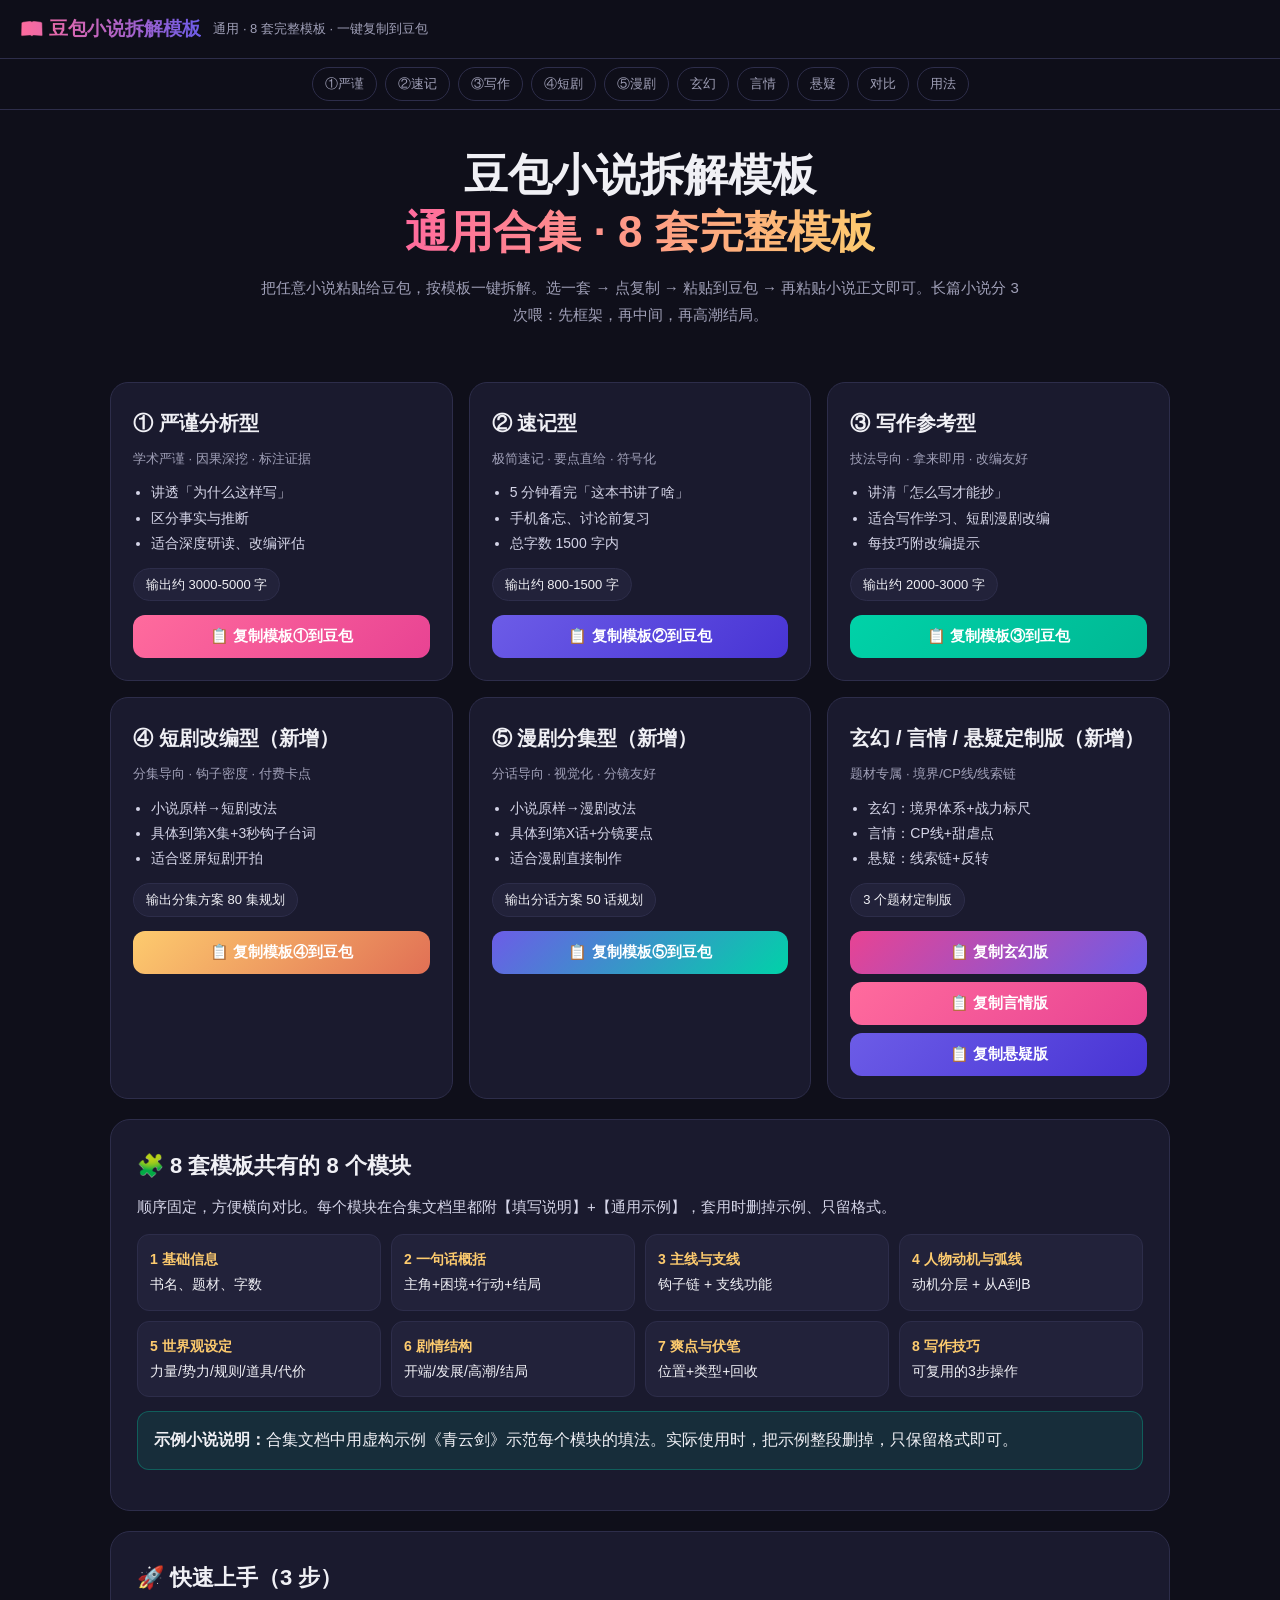
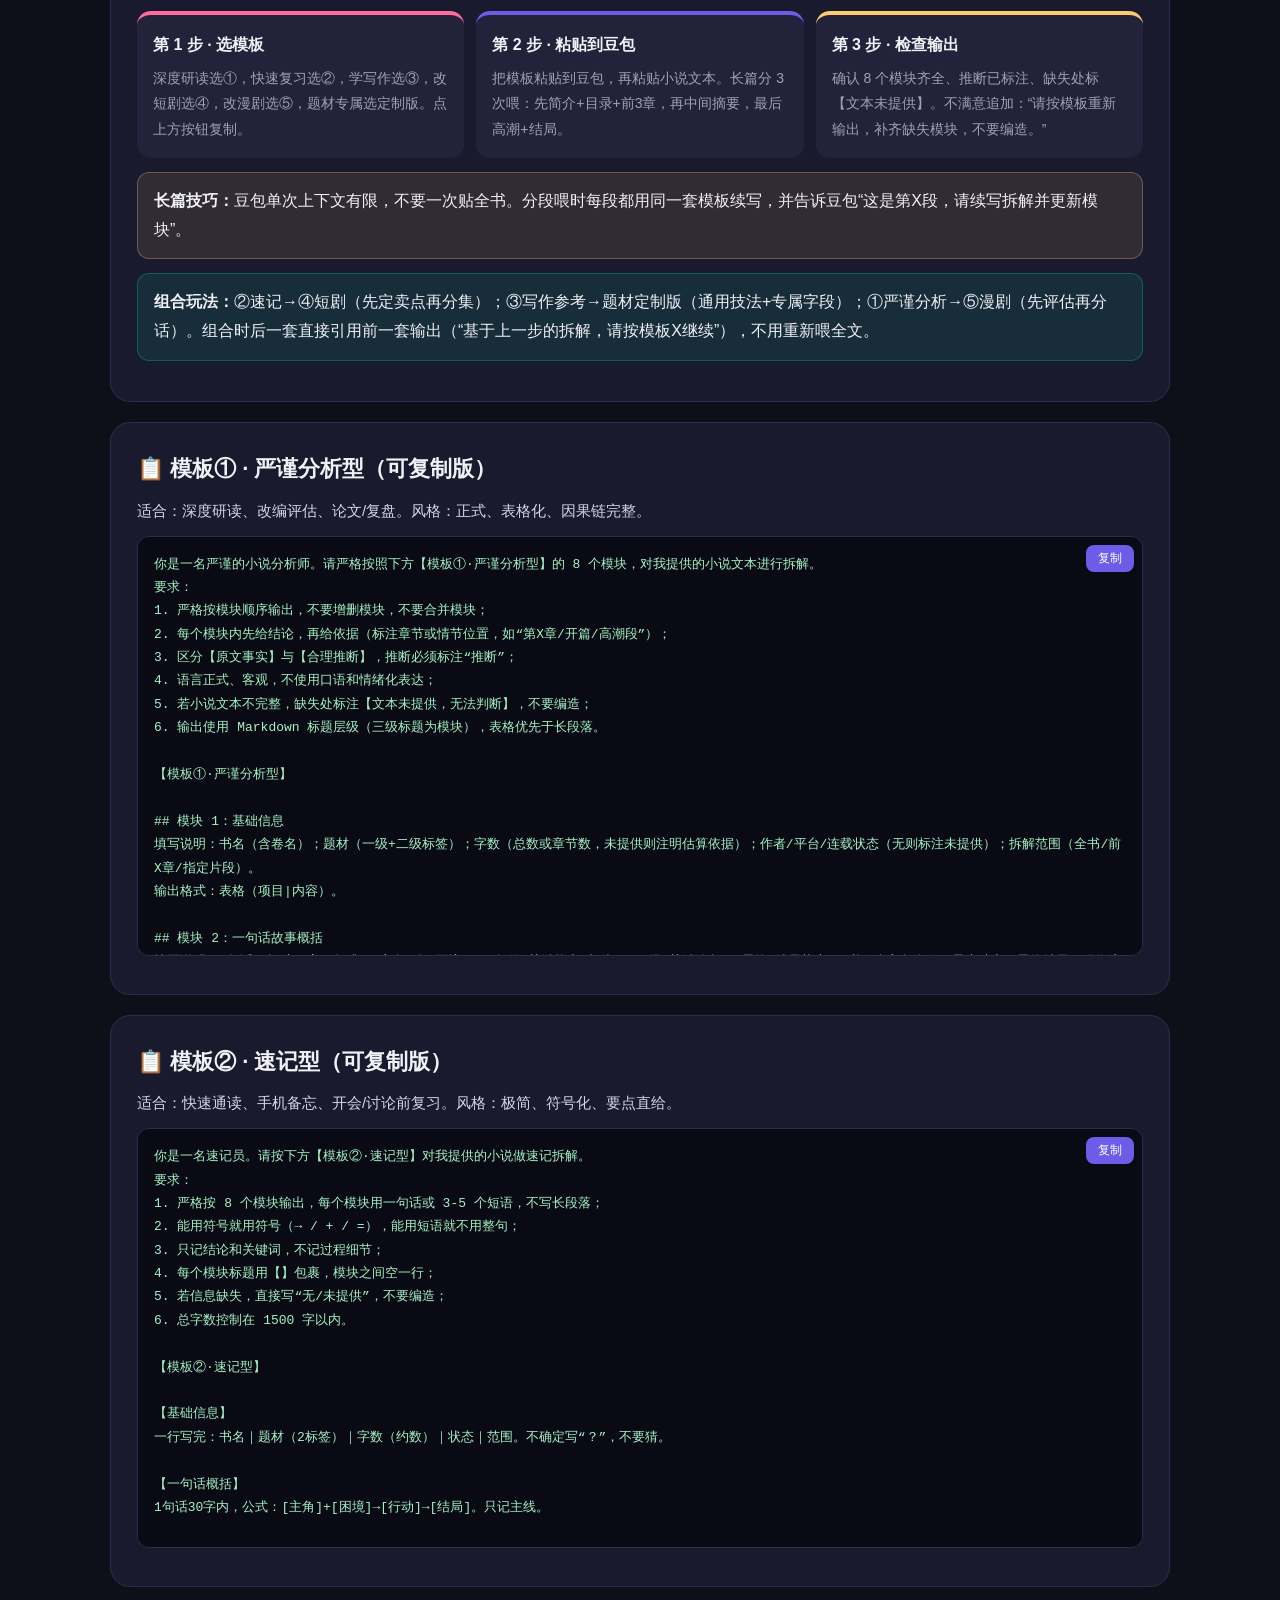
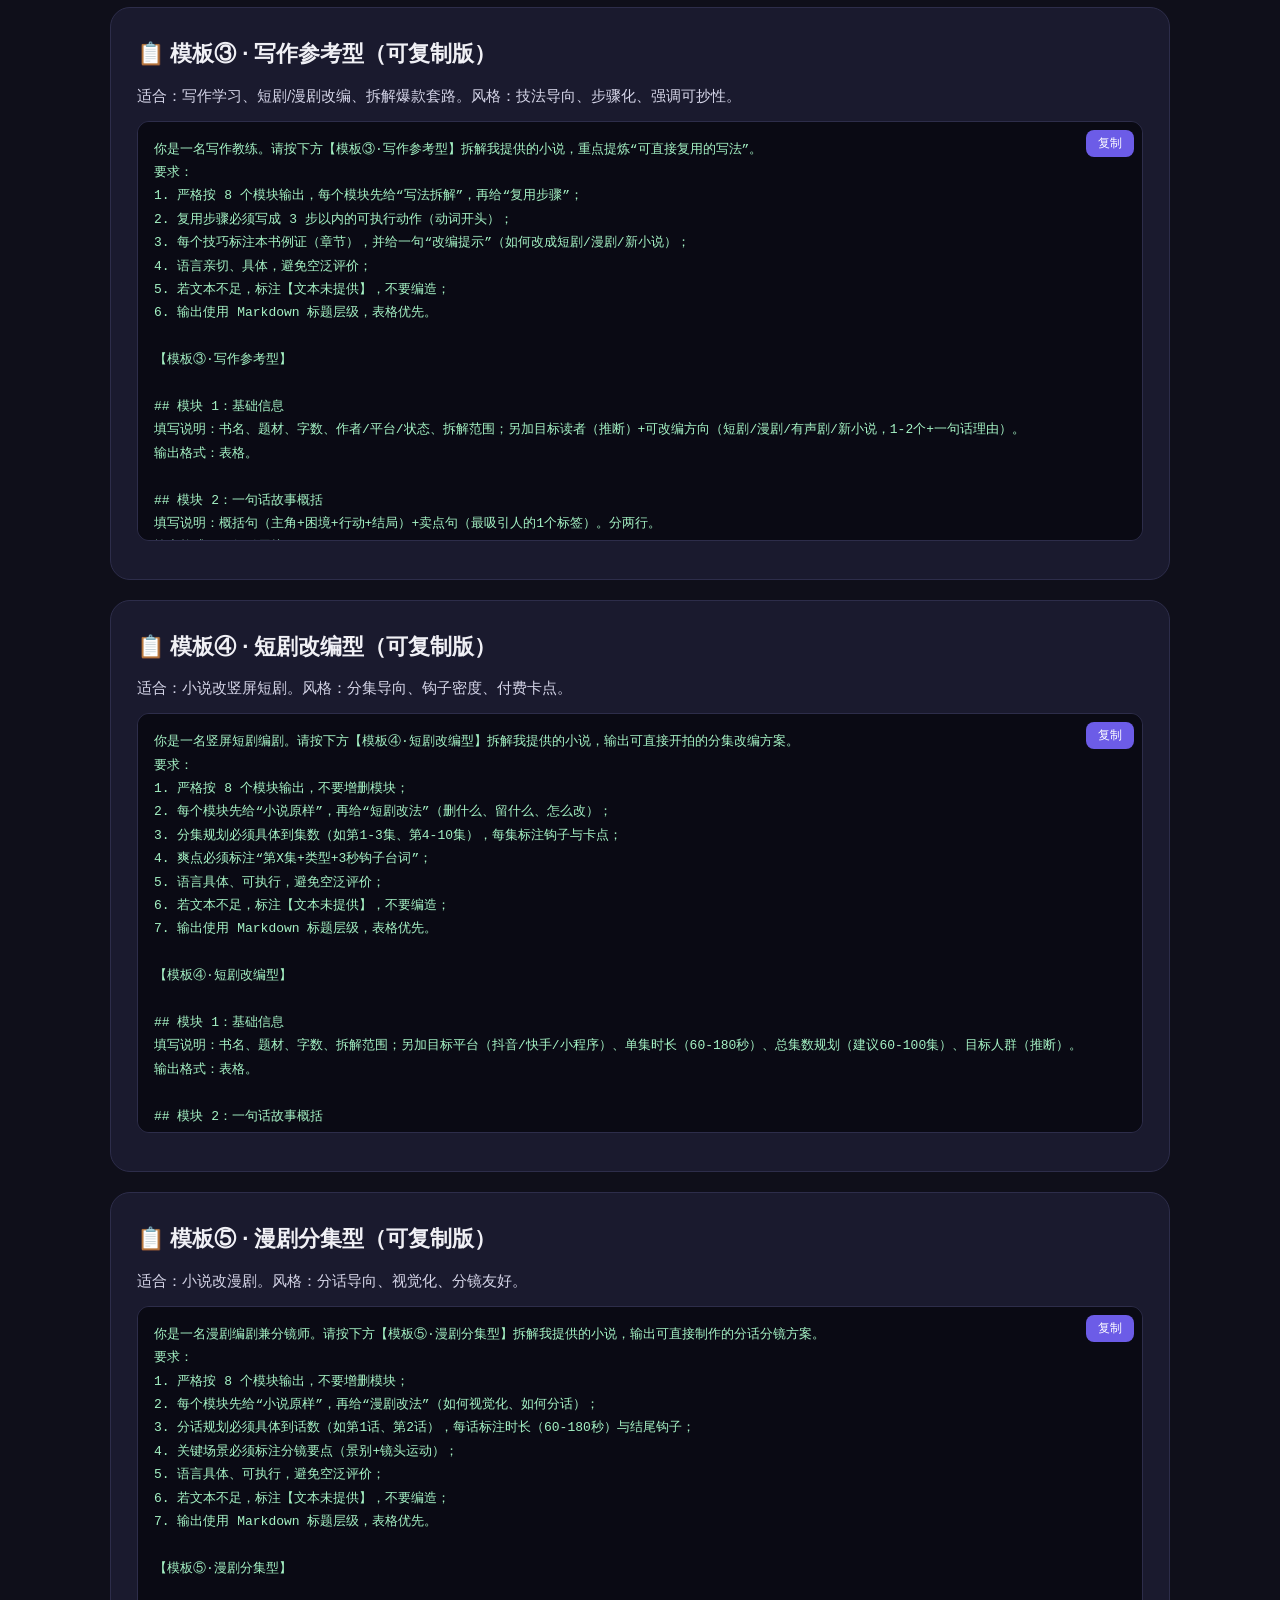
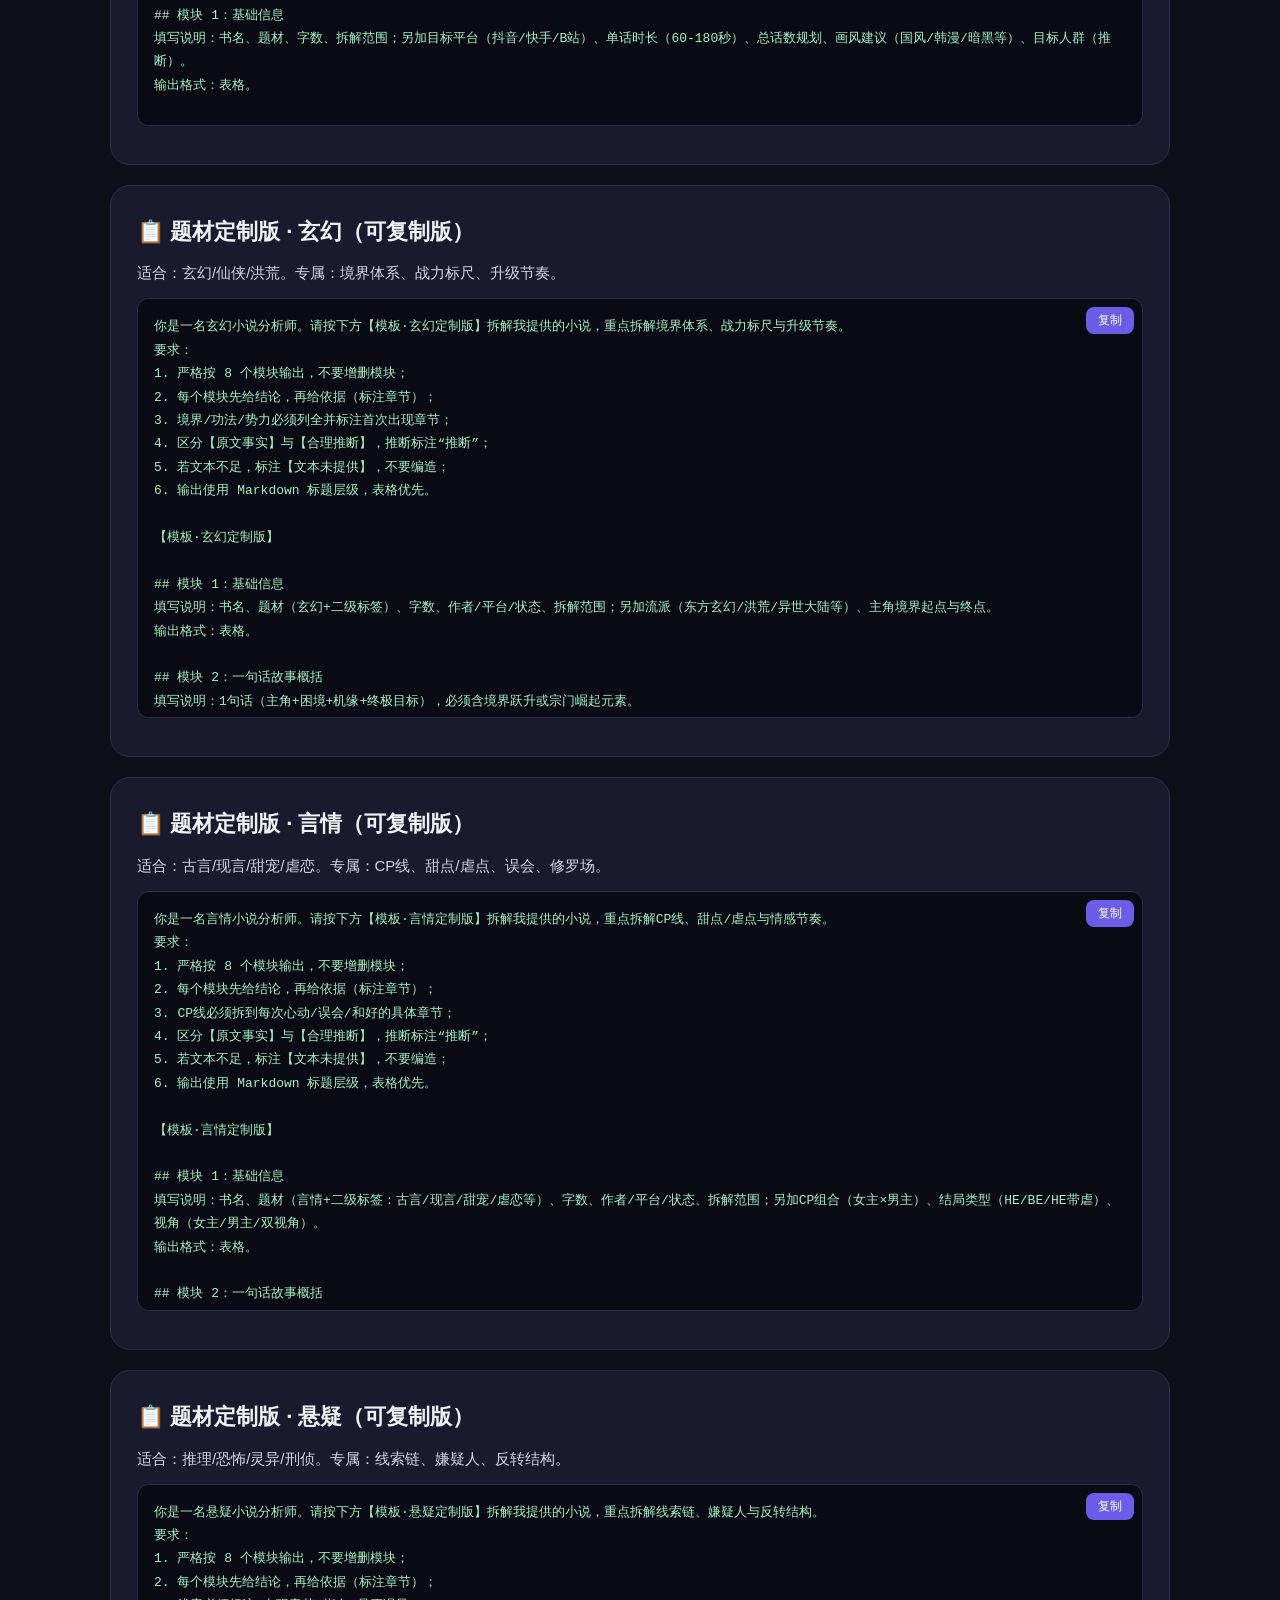
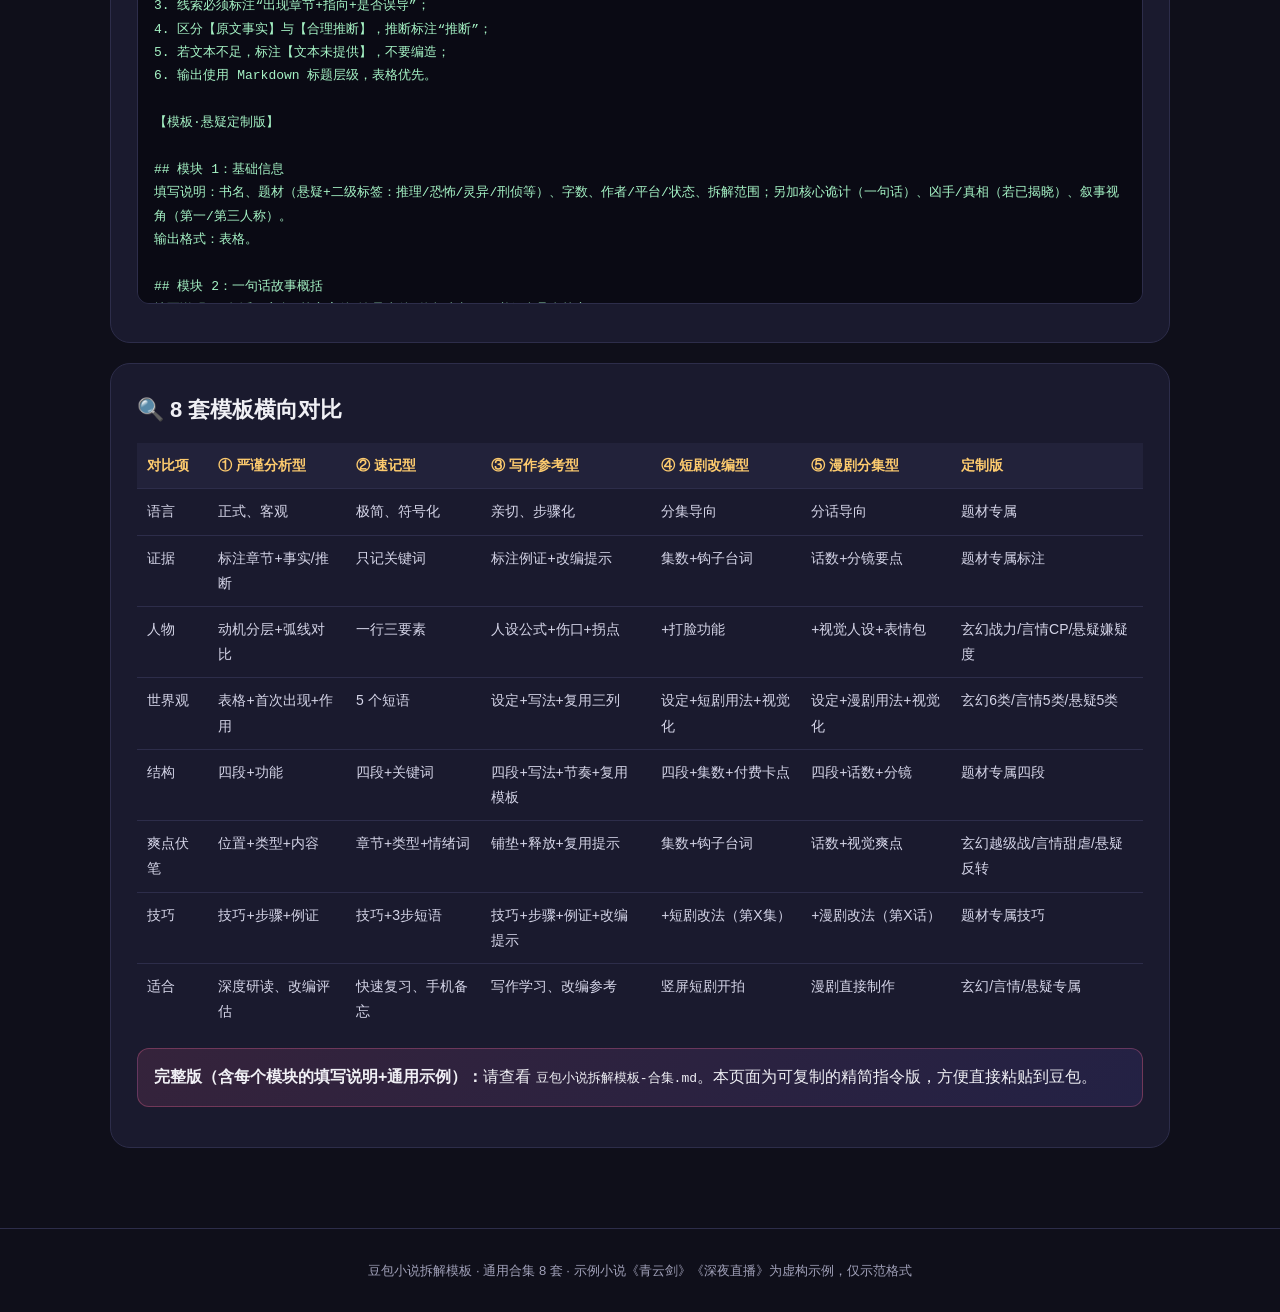
<file: novel-templates/index.html>
<!DOCTYPE html>
<html lang="zh-CN">
<head>
<meta charset="UTF-8">
<meta name="viewport" content="width=device-width, initial-scale=1.0">
<title>豆包小说拆解模板 · 通用合集（8 套）</title>
<style>
:root{--bg:#0f0f1a;--card:#1a1a2e;--card2:#22223a;--accent:#ff6b9d;--accent2:#6c5ce7;--gold:#fdcb6e;--green:#00d2a8;--text:#f0f0f5;--muted:#a0a0b8;--border:#2d2d4a}
*{box-sizing:border-box;margin:0;padding:0}
body{font-family:-apple-system,"PingFang SC","Microsoft YaHei",sans-serif;background:var(--bg);color:var(--text);line-height:1.8}
.topbar{position:sticky;top:0;z-index:100;background:rgba(15,15,26,.92);backdrop-filter:blur(12px);border-bottom:1px solid var(--border);padding:12px 20px;display:flex;align-items:center;gap:12px;flex-wrap:wrap}
.topbar .logo{font-size:19px;font-weight:800;background:linear-gradient(90deg,var(--accent),var(--accent2));-webkit-background-clip:text;-webkit-text-fill-color:transparent}
.topbar .sub{color:var(--muted);font-size:13px}
.jumpnav{position:sticky;top:53px;z-index:99;background:rgba(15,15,26,.88);backdrop-filter:blur(12px);border-bottom:1px solid var(--border);padding:8px 20px;display:flex;gap:8px;flex-wrap:wrap;justify-content:center}
.jumpnav a{color:var(--muted);text-decoration:none;font-size:13px;padding:4px 12px;border:1px solid var(--border);border-radius:99px;transition:all .2s}
.jumpnav a:hover{color:var(--text);border-color:var(--accent);background:rgba(255,107,157,.12)}
.hero{max-width:1100px;margin:0 auto;padding:36px 20px 10px;text-align:center}
.hero h1{font-size:clamp(26px,5vw,44px);font-weight:900;line-height:1.3}
.hero h1 span{background:linear-gradient(90deg,var(--accent),var(--gold));-webkit-background-clip:text;-webkit-text-fill-color:transparent}
.hero p{color:var(--muted);max-width:760px;margin:14px auto;font-size:15px}
.wrap{max-width:1100px;margin:0 auto;padding:10px 20px 60px}
.compare{display:grid;grid-template-columns:repeat(auto-fit,minmax(280px,1fr));gap:16px;margin:20px 0}
.cmp-card{background:var(--card);border:1px solid var(--border);border-radius:18px;padding:22px;position:relative}
.cmp-card h3{font-size:20px;margin-bottom:6px}
.cmp-card .style{font-size:13px;color:var(--muted);margin-bottom:10px}
.cmp-card ul{margin-left:18px;font-size:14px;color:#d5d5e8}
.cmp-card .len{display:inline-block;margin-top:12px;background:var(--card2);border:1px solid var(--border);padding:4px 12px;border-radius:99px;font-size:13px}
.cmp-card .btn{margin-top:14px;width:100%;padding:12px;border:none;border-radius:12px;font-size:15px;font-weight:700;cursor:pointer;color:#fff}
.btn1{background:linear-gradient(135deg,var(--accent),#e84393)}
.btn2{background:linear-gradient(135deg,var(--accent2),#4834d4)}
.btn3{background:linear-gradient(135deg,var(--green),#00b894)}
.btn4{background:linear-gradient(135deg,#fdcb6e,#e17055)}
.btn5{background:linear-gradient(135deg,#6c5ce7,#00d2a8)}
.btn6{background:linear-gradient(135deg,#e84393,#6c5ce7)}
.btn:hover{opacity:.9}
.section{background:var(--card);border:1px solid var(--border);border-radius:20px;padding:26px;margin:20px 0}
.section h2{font-size:22px;margin-bottom:8px}
.section h3{font-size:17px;margin:20px 0 8px;color:var(--gold)}
.section p,.section li{color:#d5d5e8;font-size:15px}
.section ul,.section ol{margin:8px 0 8px 22px}
table{width:100%;border-collapse:collapse;margin:14px 0;font-size:14px}
th{background:var(--card2);padding:10px;text-align:left;color:var(--gold)}
td{padding:10px;border-top:1px solid var(--border);color:#d5d5e8;vertical-align:top}
.callout{background:linear-gradient(135deg,rgba(255,107,157,.12),rgba(108,92,231,.12));border:1px solid rgba(255,107,157,.3);border-radius:12px;padding:14px 16px;margin:14px 0}
.tip{background:rgba(0,210,168,.1);border:1px solid rgba(0,210,168,.3);border-radius:12px;padding:14px 16px;margin:14px 0}
.warn{background:rgba(253,203,110,.1);border:1px solid rgba(253,203,110,.3);border-radius:12px;padding:14px 16px;margin:14px 0}
.prompt-box{background:#0a0a14;border:1px solid var(--border);border-radius:12px;padding:16px;font-family:monospace;font-size:13px;color:#a5f3c5;margin:12px 0;white-space:pre-wrap;word-break:break-word;max-height:420px;overflow:auto;position:relative}
.copy-btn{position:absolute;top:8px;right:8px;background:var(--accent2);color:#fff;border:none;padding:5px 12px;border-radius:8px;font-size:12px;cursor:pointer}
.steps{display:grid;grid-template-columns:repeat(auto-fit,minmax(240px,1fr));gap:12px;margin:14px 0}
.step-card{background:var(--card2);border-radius:14px;padding:16px;border-top:4px solid var(--accent)}
.step-card:nth-child(2){border-top-color:var(--accent2)}
.step-card:nth-child(3){border-top-color:var(--gold)}
.step-card h4{margin-bottom:6px}
.step-card p{font-size:14px;color:var(--muted)}
.modules{display:grid;grid-template-columns:repeat(auto-fit,minmax(220px,1fr));gap:10px;margin:14px 0}
.mod{background:var(--card2);border:1px solid var(--border);border-radius:12px;padding:12px;font-size:14px}
.mod b{color:var(--gold)}
.footer{text-align:center;color:var(--muted);font-size:13px;padding:30px 20px;border-top:1px solid var(--border)}
.toast{position:fixed;bottom:24px;left:50%;transform:translateX(-50%);background:var(--green);color:#fff;padding:10px 20px;border-radius:99px;font-size:14px;opacity:0;transition:opacity .3s;pointer-events:none;z-index:999}
.toast.show{opacity:1}
</style>
</head>
<body>
<div class="topbar"><div class="logo">📖 豆包小说拆解模板</div><div class="sub">通用 · 8 套完整模板 · 一键复制到豆包</div></div>

<nav class="jumpnav">
  <a href="#tpl1">①严谨</a><a href="#tpl2">②速记</a><a href="#tpl3">③写作</a><a href="#tpl4">④短剧</a><a href="#tpl5">⑤漫剧</a><a href="#tpl6">玄幻</a><a href="#tpl7">言情</a><a href="#tpl8">悬疑</a><a href="#compare">对比</a><a href="#howto">用法</a>
</nav>

<div class="hero">
  <h1>豆包小说拆解模板<br><span>通用合集 · 8 套完整模板</span></h1>
  <p>把任意小说粘贴给豆包，按模板一键拆解。选一套 → 点复制 → 粘贴到豆包 → 再粘贴小说正文即可。长篇小说分 3 次喂：先框架，再中间，再高潮结局。</p>
</div>

<div class="wrap">
  <div class="compare">
    <div class="cmp-card">
      <h3>① 严谨分析型</h3>
      <div class="style">学术严谨 · 因果深挖 · 标注证据</div>
      <ul><li>讲透「为什么这样写」</li><li>区分事实与推断</li><li>适合深度研读、改编评估</li></ul>
      <span class="len">输出约 3000-5000 字</span>
      <button class="btn btn1" onclick="copyTemplate('tpl1')">📋 复制模板①到豆包</button>
    </div>
    <div class="cmp-card">
      <h3>② 速记型</h3>
      <div class="style">极简速记 · 要点直给 · 符号化</div>
      <ul><li>5 分钟看完「这本书讲了啥」</li><li>手机备忘、讨论前复习</li><li>总字数 1500 字内</li></ul>
      <span class="len">输出约 800-1500 字</span>
      <button class="btn btn2" onclick="copyTemplate('tpl2')">📋 复制模板②到豆包</button>
    </div>
    <div class="cmp-card">
      <h3>③ 写作参考型</h3>
      <div class="style">技法导向 · 拿来即用 · 改编友好</div>
      <ul><li>讲清「怎么写才能抄」</li><li>适合写作学习、短剧漫剧改编</li><li>每技巧附改编提示</li></ul>
      <span class="len">输出约 2000-3000 字</span>
      <button class="btn btn3" onclick="copyTemplate('tpl3')">📋 复制模板③到豆包</button>
    </div>
    <div class="cmp-card">
      <h3>④ 短剧改编型（新增）</h3>
      <div class="style">分集导向 · 钩子密度 · 付费卡点</div>
      <ul><li>小说原样→短剧改法</li><li>具体到第X集+3秒钩子台词</li><li>适合竖屏短剧开拍</li></ul>
      <span class="len">输出分集方案 80 集规划</span>
      <button class="btn btn4" onclick="copyTemplate('tpl4')">📋 复制模板④到豆包</button>
    </div>
    <div class="cmp-card">
      <h3>⑤ 漫剧分集型（新增）</h3>
      <div class="style">分话导向 · 视觉化 · 分镜友好</div>
      <ul><li>小说原样→漫剧改法</li><li>具体到第X话+分镜要点</li><li>适合漫剧直接制作</li></ul>
      <span class="len">输出分话方案 50 话规划</span>
      <button class="btn btn5" onclick="copyTemplate('tpl5')">📋 复制模板⑤到豆包</button>
    </div>
    <div class="cmp-card">
      <h3>玄幻 / 言情 / 悬疑定制版（新增）</h3>
      <div class="style">题材专属 · 境界/CP线/线索链</div>
      <ul><li>玄幻：境界体系+战力标尺</li><li>言情：CP线+甜虐点</li><li>悬疑：线索链+反转</li></ul>
      <span class="len">3 个题材定制版</span>
      <button class="btn btn6" onclick="copyTemplate('tpl6')">📋 复制玄幻版</button>
      <button class="btn btn1" style="margin-top:8px" onclick="copyTemplate('tpl7')">📋 复制言情版</button>
      <button class="btn btn2" style="margin-top:8px" onclick="copyTemplate('tpl8')">📋 复制悬疑版</button>
    </div>
  </div>

  <div class="section">
    <h2>🧩 8 套模板共有的 8 个模块</h2>
    <p>顺序固定，方便横向对比。每个模块在合集文档里都附【填写说明】+【通用示例】，套用时删掉示例、只留格式。</p>
    <div class="modules">
      <div class="mod"><b>1 基础信息</b><br>书名、题材、字数</div>
      <div class="mod"><b>2 一句话概括</b><br>主角+困境+行动+结局</div>
      <div class="mod"><b>3 主线与支线</b><br>钩子链 + 支线功能</div>
      <div class="mod"><b>4 人物动机与弧线</b><br>动机分层 + 从A到B</div>
      <div class="mod"><b>5 世界观设定</b><br>力量/势力/规则/道具/代价</div>
      <div class="mod"><b>6 剧情结构</b><br>开端/发展/高潮/结局</div>
      <div class="mod"><b>7 爽点与伏笔</b><br>位置+类型+回收</div>
      <div class="mod"><b>8 写作技巧</b><br>可复用的3步操作</div>
    </div>
    <div class="tip"><b>示例小说说明：</b>合集文档中用虚构示例《青云剑》示范每个模块的填法。实际使用时，把示例整段删掉，只保留格式即可。</div>
  </div>

  <div class="section">
    <h2 id="howto">🚀 快速上手（3 步）</h2>
    <div class="steps">
      <div class="step-card"><h4>第 1 步 · 选模板</h4><p>深度研读选①，快速复习选②，学写作选③，改短剧选④，改漫剧选⑤，题材专属选定制版。点上方按钮复制。</p></div>
      <div class="step-card"><h4>第 2 步 · 粘贴到豆包</h4><p>把模板粘贴到豆包，再粘贴小说文本。长篇分 3 次喂：先简介+目录+前3章，再中间摘要，最后高潮+结局。</p></div>
      <div class="step-card"><h4>第 3 步 · 检查输出</h4><p>确认 8 个模块齐全、推断已标注、缺失处标【文本未提供】。不满意追加：“请按模板重新输出，补齐缺失模块，不要编造。”</p></div>
    </div>
    <div class="warn"><b>长篇技巧：</b>豆包单次上下文有限，不要一次贴全书。分段喂时每段都用同一套模板续写，并告诉豆包“这是第X段，请续写拆解并更新模块”。</div>
    <div class="tip"><b>组合玩法：</b>②速记→④短剧（先定卖点再分集）；③写作参考→题材定制版（通用技法+专属字段）；①严谨分析→⑤漫剧（先评估再分话）。组合时后一套直接引用前一套输出（“基于上一步的拆解，请按模板X继续”），不用重新喂全文。</div>
  </div>

  <div class="section">
    <h2>📋 模板① · 严谨分析型（可复制版）</h2>
    <p>适合：深度研读、改编评估、论文/复盘。风格：正式、表格化、因果链完整。</p>
    <div class="prompt-box" id="tpl1">你是一名严谨的小说分析师。请严格按照下方【模板①·严谨分析型】的 8 个模块，对我提供的小说文本进行拆解。
要求：
1. 严格按模块顺序输出，不要增删模块，不要合并模块；
2. 每个模块内先给结论，再给依据（标注章节或情节位置，如“第X章/开篇/高潮段”）；
3. 区分【原文事实】与【合理推断】，推断必须标注“推断”；
4. 语言正式、客观，不使用口语和情绪化表达；
5. 若小说文本不完整，缺失处标注【文本未提供，无法判断】，不要编造；
6. 输出使用 Markdown 标题层级（三级标题为模块），表格优先于长段落。

【模板①·严谨分析型】

## 模块 1：基础信息
填写说明：书名（含卷名）；题材（一级+二级标签）；字数（总数或章节数，未提供则注明估算依据）；作者/平台/连载状态（无则标注未提供）；拆解范围（全书/前X章/指定片段）。
输出格式：表格（项目|内容）。

## 模块 2：一句话故事概括
填写说明：1句话不超过60字，句式：[主角]在[困境]下，凭借[关键能力/机缘]，历经[关键阶段]，最终[结局状态]。必须含主角身份、最大冲突、最终结果；群像注明主线人物。
输出格式：单段引用块。

## 模块 3：核心主线与支线梳理
填写说明：主线用3-5节点概括（起因→推进→转折→高潮→结局），每节点标注章节范围；支线每条单独列出（支线名、涉及人物、与主线关系、结局）；标注主线与支线交汇点；未完结标注“未完结/烂尾（推断）”。
输出格式：主线有序列表 + 支线列表。

## 模块 4：主要人物及其动机与成长弧线
填写说明：主要人物3-5人，每人固定5项：身份标签、表层动机、深层动机（推断）、关键抉择（2-3个转折点）、成长弧线（从A到B对比句）。动机区分人物自述与实际驱动，后者标注（推断）。
输出格式：每人一个小节，5项分行。

## 模块 5：世界观设定要点
填写说明：只提炼影响剧情的设定，固定5类：力量体系、势力格局、社会规则、核心道具/地点、设定代价/限制。每条标注首次出现章节与剧情作用（一句话）；矛盾处标注【设定矛盾】。
输出格式：表格（设定类别|要点|首次出现|剧情作用）。

## 模块 6：剧情结构拆解（开端、发展、高潮、结局）
填写说明：严格四段，每段含章节范围、核心事件（3-5个）、情绪基调、段落功能（一句话）。开端交代处境/冲突/入局；发展写升级与支线；高潮写最大冲突与终极抉择；结局写解决方式/归宿/主题。
输出格式：四段小节，每段末尾标注段落功能。

## 模块 7：爽点与伏笔标注
填写说明：爽点每条标注位置（章节）+类型（打脸/逆袭/揭秘等）+情绪效果；伏笔每条标注埋设位置+回收位置+内容（一句话）。分开列表，至少各5条，不足标注【文本未提供】。
输出格式：爽点列表 + 伏笔列表。

## 模块 8：可复用的写作技巧总结
填写说明：只总结可迁移技巧，每条格式：技巧名+适用场景+操作步骤（3步内）+本书例证（章节）。至少5条，覆盖开篇/人物/冲突/伏笔/节奏。避免空泛评价，必须可执行。
输出格式：编号列表。

小说文本如下：
【在此粘贴小说正文/简介/目录】<button class="copy-btn" onclick="copyTemplate('tpl1')">复制</button></div>
  </div>

  <div class="section">
    <h2>📋 模板② · 速记型（可复制版）</h2>
    <p>适合：快速通读、手机备忘、开会/讨论前复习。风格：极简、符号化、要点直给。</p>
    <div class="prompt-box" id="tpl2">你是一名速记员。请按下方【模板②·速记型】对我提供的小说做速记拆解。
要求：
1. 严格按 8 个模块输出，每个模块用一句话或 3-5 个短语，不写长段落；
2. 能用符号就用符号（→ / + / =），能用短语就不用整句；
3. 只记结论和关键词，不记过程细节；
4. 每个模块标题用【】包裹，模块之间空一行；
5. 若信息缺失，直接写“无/未提供”，不要编造；
6. 总字数控制在 1500 字以内。

【模板②·速记型】

【基础信息】
一行写完：书名｜题材（2标签）｜字数（约数）｜状态｜范围。不确定写“？”，不要猜。

【一句话概括】
1句话30字内，公式：[主角]+[困境]→[行动]→[结局]。只记主线。

【主线与支线】
主线：3个箭头短语（起因→转折→结局）。
支线：每条1行：支线名+人物+结局（10字内），只记最重要的3条。

【人物】
每人1行：名字（身份）｜动机：X｜弧线：从A→B。只记3人，动机1关键词。

【世界观】
5个短语，每行1个：力量/势力/规则/道具/代价。格式：类别：要点（作用），10字内。

【结构】
每段1行：段名（章节）：3个关键词（用+连接）。开端/发展/高潮/结局四段。

【爽点与伏笔】
爽点每条1行：章节+类型+情绪词（8字内），记5条。
伏笔每条1行：埋设→回收：内容（10字内），记5条。

【技巧】
每条1行：技巧名：3步短语。只记5条，覆盖开篇/人物/冲突/伏笔/结局，不写例证。

小说文本如下：
【在此粘贴小说正文/简介/目录】<button class="copy-btn" onclick="copyTemplate('tpl2')">复制</button></div>
  </div>

  <div class="section">
    <h2>📋 模板③ · 写作参考型（可复制版）</h2>
    <p>适合：写作学习、短剧/漫剧改编、拆解爆款套路。风格：技法导向、步骤化、强调可抄性。</p>
    <div class="prompt-box" id="tpl3">你是一名写作教练。请按下方【模板③·写作参考型】拆解我提供的小说，重点提炼“可直接复用的写法”。
要求：
1. 严格按 8 个模块输出，每个模块先给“写法拆解”，再给“复用步骤”；
2. 复用步骤必须写成 3 步以内的可执行动作（动词开头）；
3. 每个技巧标注本书例证（章节），并给一句“改编提示”（如何改成短剧/漫剧/新小说）；
4. 语言亲切、具体，避免空泛评价；
5. 若文本不足，标注【文本未提供】，不要编造；
6. 输出使用 Markdown 标题层级，表格优先。

【模板③·写作参考型】

## 模块 1：基础信息
填写说明：书名、题材、字数、作者/平台/状态、拆解范围；另加目标读者（推断）+可改编方向（短剧/漫剧/有声剧/新小说，1-2个+一句话理由）。
输出格式：表格。

## 模块 2：一句话故事概括
填写说明：概括句（主角+困境+行动+结局）+卖点句（最吸引人的1个标签）。分两行。
输出格式：两行引用块。

## 模块 3：核心主线与支线梳理
填写说明：主线按钩子链拆（每节点标注钩子类型：悬念/冲突/反转）；支线标注功能（铺垫/误导/情感/世界观）；最后给改编取舍建议（保留哪条、砍掉哪条）。
输出格式：钩子链列表 + 支线功能表 + 取舍建议一句。

## 模块 4：主要人物及其动机与成长弧线
填写说明：每人拆人设公式（标签×标签=人设）+表层目标+深层伤口+弧线拐点（关键事件）+复用提示（如何移植到新小说/短剧）。主要人物3-5人。
输出格式：每人一个小节，5项分行。

## 模块 5：世界观设定要点
填写说明：每条设定拆三列：设定是什么、作者怎么用它制造剧情、我怎么复用。重点标注设定如何变成钩子/冲突。
输出格式：表格（设定|作者的写法|复用提示）。

## 模块 6：剧情结构拆解（开端、发展、高潮、结局）
填写说明：每段拆事件+写法+节奏（快/中/慢），标注钩子密度（每X章一个钩子）；最后给结构复用模板（一句话公式）。
输出格式：四段小节 + 复用模板一句。

## 模块 7：爽点与伏笔标注
填写说明：爽点拆铺垫手法+释放方式；伏笔拆伪装手法+回收方式；每条最后给复用提示（我怎么写同款）。
输出格式：爽点列表 + 伏笔列表。

## 模块 8：可复用的写作技巧总结
填写说明：每条格式：技巧名｜什么时候用｜3步操作｜本书例证｜改编提示（具体到短剧/漫剧某一集或某一镜）。至少5条，覆盖开篇/人物/冲突/伏笔/节奏/结局。
输出格式：编号列表。

小说文本如下：
【在此粘贴小说正文/简介/目录】<button class="copy-btn" onclick="copyTemplate('tpl3')">复制</button></div>
  </div>

  <div class="section">
    <h2>📋 模板④ · 短剧改编型（可复制版）</h2>
    <p>适合：小说改竖屏短剧。风格：分集导向、钩子密度、付费卡点。</p>
    <div class="prompt-box" id="tpl4">你是一名竖屏短剧编剧。请按下方【模板④·短剧改编型】拆解我提供的小说，输出可直接开拍的分集改编方案。
要求：
1. 严格按 8 个模块输出，不要增删模块；
2. 每个模块先给“小说原样”，再给“短剧改法”（删什么、留什么、怎么改）；
3. 分集规划必须具体到集数（如第1-3集、第4-10集），每集标注钩子与卡点；
4. 爽点必须标注“第X集+类型+3秒钩子台词”；
5. 语言具体、可执行，避免空泛评价；
6. 若文本不足，标注【文本未提供】，不要编造；
7. 输出使用 Markdown 标题层级，表格优先。

【模板④·短剧改编型】

## 模块 1：基础信息
填写说明：书名、题材、字数、拆解范围；另加目标平台（抖音/快手/小程序）、单集时长（60-180秒）、总集数规划（建议60-100集）、目标人群（推断）。
输出格式：表格。

## 模块 2：一句话故事概括
填写说明：概括句（主角+困境+行动+结局）+卖点句（最强标签）+付费钩子句（让观众付费看下去的一句话）。分三行。
输出格式：三行引用块。

## 模块 3：核心主线与支线梳理
填写说明：主线按分集钩子链拆（每节点标注集数范围+钩子类型：悬念/冲突/反转/打脸）；支线标注功能与去留（保留/合并/删除）；最后给改编取舍建议（小说支线如何压缩到短剧）。
输出格式：钩子链表 + 支线去留表 + 取舍建议一句。

## 模块 4：主要人物及其动机与成长弧线
填写说明：每人拆人设公式（标签×标签=人设）+表层目标+深层伤口+打脸/逆袭功能（该人物负责哪类爽点）+弧线拐点（集数）。主要人物3-5人。
输出格式：每人一个小节，5项分行。

## 模块 5：世界观设定要点
填写说明：只保留短剧需要的设定（3-5条），每条拆：设定+短剧用法（如何用一句话交代）+视觉化提示（如何拍出来）。删除小说中复杂设定说明。
输出格式：表格（设定|短剧用法|视觉化提示）。

## 模块 6：剧情结构拆解（开端、发展、高潮、结局）
填写说明：按短剧分集拆四段：开端（第1-10集，黄金前3集必须有强钩子）、发展（第11-60集，冲突升级）、高潮（第61-90集，终极对决）、结局（第91-100集，收尾）。每段含集数范围、核心事件（3-5个）、钩子密度、付费卡点位置。
输出格式：四段小节 + 付费卡点标注。

## 模块 7：爽点与伏笔标注
填写说明：爽点每条标注集数+类型（打脸/逆袭/揭秘/甜宠/虐心）+3秒钩子台词（可直接配音）+铺垫集数；伏笔每条标注埋设集数+回收集数+内容。爽点密度要求每集至少1个。
输出格式：爽点表 + 伏笔表。

## 模块 8：可复用的写作技巧总结
填写说明：每条格式：技巧名｜什么时候用｜3步操作｜小说例证｜短剧改法（具体到第X集怎么拍）。至少5条，覆盖开篇钩子/打脸节奏/卡点/伏笔/结局。
输出格式：编号列表。

小说文本如下：
【在此粘贴小说正文/简介/目录】<button class="copy-btn" onclick="copyTemplate('tpl4')">复制</button></div>
  </div>

  <div class="section">
    <h2>📋 模板⑤ · 漫剧分集型（可复制版）</h2>
    <p>适合：小说改漫剧。风格：分话导向、视觉化、分镜友好。</p>
    <div class="prompt-box" id="tpl5">你是一名漫剧编剧兼分镜师。请按下方【模板⑤·漫剧分集型】拆解我提供的小说，输出可直接制作的分话分镜方案。
要求：
1. 严格按 8 个模块输出，不要增删模块；
2. 每个模块先给“小说原样”，再给“漫剧改法”（如何视觉化、如何分话）；
3. 分话规划必须具体到话数（如第1话、第2话），每话标注时长（60-180秒）与结尾钩子；
4. 关键场景必须标注分镜要点（景别+镜头运动）；
5. 语言具体、可执行，避免空泛评价；
6. 若文本不足，标注【文本未提供】，不要编造；
7. 输出使用 Markdown 标题层级，表格优先。

【模板⑤·漫剧分集型】

## 模块 1：基础信息
填写说明：书名、题材、字数、拆解范围；另加目标平台（抖音/快手/B站）、单话时长（60-180秒）、总话数规划、画风建议（国风/韩漫/暗黑等）、目标人群（推断）。
输出格式：表格。

## 模块 2：一句话故事概括
填写说明：概括句（主角+困境+行动+结局）+卖点句（最强视觉标签）+追更钩子句（让观众点下一话的一句话）。分三行。
输出格式：三行引用块。

## 模块 3：核心主线与支线梳理
填写说明：主线按分话钩子链拆（每节点标注话数范围+钩子类型：悬念/冲突/反转/情绪）；支线标注功能与去留（保留/合并/删除）；最后给改编取舍建议（小说支线如何压缩到漫剧）。
输出格式：钩子链表 + 支线去留表 + 取舍建议一句。

## 模块 4：主要人物及其动机与成长弧线
填写说明：每人拆视觉人设（外貌标签+服装配色+识别点）+表层目标+深层伤口+表情包清单（喜/怒/哀/乐）+弧线拐点（话数）。主要人物3-5人。
输出格式：每人一个小节，5项分行。

## 模块 5：世界观设定要点
填写说明：只保留漫剧需要的设定（3-5条），每条拆：设定+漫剧用法（如何用一镜交代）+视觉化提示（画面如何呈现）。删除小说中文字说明过多的设定。
输出格式：表格（设定|漫剧用法|视觉化提示）。

## 模块 6：剧情结构拆解（开端、发展、高潮、结局）
填写说明：按漫剧分话拆四段：开端（第1-5话，黄金前3话必须有强钩子）、发展（第6-30话）、高潮（第31-45话）、结局（第46-50话）。每段含话数范围、核心事件（3-5个）、分镜要点（景别+运动）、结尾钩子。
输出格式：四段小节 + 分镜要点标注。

## 模块 7：爽点与伏笔标注
填写说明：爽点每条标注话数+类型（打脸/逆袭/揭秘/甜宠/恐怖）+视觉爽点描述（画面如何呈现）+配音台词；伏笔每条标注埋设话数+回收话数+视觉载体（如断剑、脚印）。每话至少1个爽点。
输出格式：爽点表 + 伏笔表。

## 模块 8：可复用的写作技巧总结
填写说明：每条格式：技巧名｜什么时候用｜3步操作｜小说例证｜漫剧改法（具体到第X话怎么拍/怎么配音）。至少5条，覆盖开篇钩子/分话节奏/视觉奇观/伏笔/结局。
输出格式：编号列表。

小说文本如下：
【在此粘贴小说正文/简介/目录】<button class="copy-btn" onclick="copyTemplate('tpl5')">复制</button></div>
  </div>

  <div class="section">
    <h2>📋 题材定制版 · 玄幻（可复制版）</h2>
    <p>适合：玄幻/仙侠/洪荒。专属：境界体系、战力标尺、升级节奏。</p>
    <div class="prompt-box" id="tpl6">你是一名玄幻小说分析师。请按下方【模板·玄幻定制版】拆解我提供的小说，重点拆解境界体系、战力标尺与升级节奏。
要求：
1. 严格按 8 个模块输出，不要增删模块；
2. 每个模块先给结论，再给依据（标注章节）；
3. 境界/功法/势力必须列全并标注首次出现章节；
4. 区分【原文事实】与【合理推断】，推断标注“推断”；
5. 若文本不足，标注【文本未提供】，不要编造；
6. 输出使用 Markdown 标题层级，表格优先。

【模板·玄幻定制版】

## 模块 1：基础信息
填写说明：书名、题材（玄幻+二级标签）、字数、作者/平台/状态、拆解范围；另加流派（东方玄幻/洪荒/异世大陆等）、主角境界起点与终点。
输出格式：表格。

## 模块 2：一句话故事概括
填写说明：1句话（主角+困境+机缘+终极目标），必须含境界跃升或宗门崛起元素。
输出格式：单段引用块。

## 模块 3：核心主线与支线梳理
填写说明：主线按升级链拆（每个境界跃升标注章节+机缘来源）；支线每条列出（支线名、人物、与主线关系、结局）；标注机缘与主线交汇点。
输出格式：升级链列表 + 支线列表。

## 模块 4：主要人物及其动机与成长弧线
填写说明：每人固定5项：身份标签、表层动机、深层动机（推断）、关键抉择（2-3个）、成长弧线（从A到B）。另加战力定位（当前境界+战力标尺）。
输出格式：每人一个小节，6项分行。

## 模块 5：世界观设定要点【玄幻专属】
填写说明：固定6类：境界体系（等级+突破条件）、功法/神通（等级+来源）、势力格局（宗门/家族/皇朝）、秘境/机缘（地点+奖励）、丹药/法宝（品阶+作用）、天劫/代价（突破代价）。每条标注首次出现章节与剧情作用。
输出格式：表格（类别|要点|首次出现|剧情作用）。

## 模块 6：剧情结构拆解（开端、发展、高潮、结局）
填写说明：四段拆解，每段含章节范围、核心事件（3-5个）、境界跃升点、情绪基调、段落功能。开端立困境+得机缘；发展升级打怪+秘境试炼；高潮终极大战+境界突破；结局宗门崛起/飞升。
输出格式：四段小节。

## 模块 7：爽点与伏笔标注【玄幻专属】
填写说明：爽点每条标注章节+类型（越级战/打脸/收徒/夺宝/突破/揭秘）+战力对比（境界差）+情绪效果；伏笔每条标注埋设+回收+内容（重点标注机缘伏笔、身世伏笔）。至少各5条。
输出格式：爽点列表 + 伏笔列表。

## 模块 8：可复用的写作技巧总结
填写说明：每条格式：技巧名+适用场景+操作步骤（3步内）+本书例证（章节）。至少5条，覆盖开篇机缘/升级节奏/越级战/秘境/身世反转。
输出格式：编号列表。

小说文本如下：
【在此粘贴小说正文/简介/目录】<button class="copy-btn" onclick="copyTemplate('tpl6')">复制</button></div>
  </div>

  <div class="section">
    <h2>📋 题材定制版 · 言情（可复制版）</h2>
    <p>适合：古言/现言/甜宠/虐恋。专属：CP线、甜点/虐点、误会、修罗场。</p>
    <div class="prompt-box" id="tpl7">你是一名言情小说分析师。请按下方【模板·言情定制版】拆解我提供的小说，重点拆解CP线、甜点/虐点与情感节奏。
要求：
1. 严格按 8 个模块输出，不要增删模块；
2. 每个模块先给结论，再给依据（标注章节）；
3. CP线必须拆到每次心动/误会/和好的具体章节；
4. 区分【原文事实】与【合理推断】，推断标注“推断”；
5. 若文本不足，标注【文本未提供】，不要编造；
6. 输出使用 Markdown 标题层级，表格优先。

【模板·言情定制版】

## 模块 1：基础信息
填写说明：书名、题材（言情+二级标签：古言/现言/甜宠/虐恋等）、字数、作者/平台/状态、拆解范围；另加CP组合（女主×男主）、结局类型（HE/BE/HE带虐）、视角（女主/男主/双视角）。
输出格式：表格。

## 模块 2：一句话故事概括
填写说明：1句话（女主+男主+情感困境+结局），必须含CP关系与情感归宿。
输出格式：单段引用块。

## 模块 3：核心主线与支线梳理
填写说明：主线按情感线拆（相遇→心动→误会→分离→重逢→圆满，每节点标注章节）；支线每条列出（支线名、人物、与主线关系、结局，重点标注修罗场/女配线）；标注情感线与事业线交汇点。
输出格式：情感线节点列表 + 支线列表。

## 模块 4：主要人物及其动机与成长弧线
填写说明：每人固定5项：身份标签、表层动机、深层动机（推断）、关键抉择（2-3个情感转折点）、成长弧线（从A到B）。另加CP互动标签（如：傲娇×忠犬、冷酷×阳光）。
输出格式：每人一个小节，6项分行。

## 模块 5：世界观设定要点【言情专属】
填写说明：固定5类：身份/地位差（门第/职位/能力）、相处场景（朝夕相处/契约/联姻等）、误会来源（信息差/身份隐瞒）、修罗场/情敌（女配/男配）、结局铺垫（HE/BE的关键条件）。每条标注首次出现章节与情感作用。
输出格式：表格（类别|要点|首次出现|情感作用）。

## 模块 6：剧情结构拆解（开端、发展、高潮、结局）
填写说明：四段拆解，每段含章节范围、核心事件（3-5个）、情感基调（甜/虐/爽）、段落功能。开端相遇+心动；发展误会+分离；高潮真相揭晓+追妻/追夫；结局圆满/遗憾。
输出格式：四段小节。

## 模块 7：爽点与伏笔标注【言情专属】
填写说明：爽点每条标注章节+类型（甜点/打脸/追妻/修罗场/揭秘）+情绪效果；伏笔每条标注埋设+回收+内容（重点标注身份伏笔、误会伏笔）。甜点与虐点分开列表，至少各5条。
输出格式：甜点列表 + 虐点列表 + 伏笔列表。

## 模块 8：可复用的写作技巧总结
填写说明：每条格式：技巧名+适用场景+操作步骤（3步内）+本书例证（章节）。至少5条，覆盖相遇/心动/误会/追妻/结局。
输出格式：编号列表。

小说文本如下：
【在此粘贴小说正文/简介/目录】<button class="copy-btn" onclick="copyTemplate('tpl7')">复制</button></div>
  </div>

  <div class="section">
    <h2>📋 题材定制版 · 悬疑（可复制版）</h2>
    <p>适合：推理/恐怖/灵异/刑侦。专属：线索链、嫌疑人、反转结构。</p>
    <div class="prompt-box" id="tpl8">你是一名悬疑小说分析师。请按下方【模板·悬疑定制版】拆解我提供的小说，重点拆解线索链、嫌疑人与反转结构。
要求：
1. 严格按 8 个模块输出，不要增删模块；
2. 每个模块先给结论，再给依据（标注章节）；
3. 线索必须标注“出现章节+指向+是否误导”；
4. 区分【原文事实】与【合理推断】，推断标注“推断”；
5. 若文本不足，标注【文本未提供】，不要编造；
6. 输出使用 Markdown 标题层级，表格优先。

【模板·悬疑定制版】

## 模块 1：基础信息
填写说明：书名、题材（悬疑+二级标签：推理/恐怖/灵异/刑侦等）、字数、作者/平台/状态、拆解范围；另加核心诡计（一句话）、凶手/真相（若已揭晓）、叙事视角（第一/第三人称）。
输出格式：表格。

## 模块 2：一句话故事概括
填写说明：1句话（主角+核心案件/诡异事件+终极真相），必须含悬念核心。
输出格式：单段引用块。

## 模块 3：核心主线与支线梳理
填写说明：主线按案件链拆（案件1→案件2→终极真相，每节点标注章节+案件类型）；支线每条列出（支线名、人物、与主线关系、结局，重点标注嫌疑人线）；标注支线如何误导或推动主线。
输出格式：案件链列表 + 支线列表。

## 模块 4：主要人物及其动机与成长弧线
填写说明：每人固定5项：身份标签、表层动机、深层动机（推断）、关键抉择（2-3个）、成长弧线（从A到B）。另加嫌疑度（高/中/低）+是否为凶手（推断）。
输出格式：每人一个小节，6项分行。

## 模块 5：世界观设定要点【悬疑专属】
填写说明：固定5类：核心规则/诡异规则（禁忌+后果）、案件背景（时间/地点/人物关系）、线索载体（物证/证词/监控等）、嫌疑人关系网、真相揭晓方式（推理/自白/物证）。每条标注首次出现章节与悬疑作用。
输出格式：表格（类别|要点|首次出现|悬疑作用）。

## 模块 6：剧情结构拆解（开端、发展、高潮、结局）
填写说明：四段拆解，每段含章节范围、核心事件（3-5个）、悬念强度（1-5分）、段落功能。开端案件抛出+规则立下；发展线索+误导+小反转；高潮真相揭晓+终极反转；结局收尾+余韵。
输出格式：四段小节。

## 模块 7：爽点与伏笔标注【悬疑专属】
填写说明：爽点每条标注章节+类型（揭秘/反转/打脸/恐怖/推理高光）+情绪效果；伏笔每条标注埋设+回收+内容+是否误导（是/否）。爽点、伏笔至少各5条；反转点单独标注（至少3个）。
输出格式：爽点列表 + 伏笔表 + 反转点列表。

## 模块 8：可复用的写作技巧总结
填写说明：每条格式：技巧名+适用场景+操作步骤（3步内）+本书例证（章节）。至少5条，覆盖开篇抛悬念/线索埋设/误导/反转/真相揭晓。
输出格式：编号列表。

小说文本如下：
【在此粘贴小说正文/简介/目录】<button class="copy-btn" onclick="copyTemplate('tpl8')">复制</button></div>
  </div>

  <div class="section">
    <h2 id="compare">🔍 8 套模板横向对比</h2>
    <table>
      <tr><th>对比项</th><th>① 严谨分析型</th><th>② 速记型</th><th>③ 写作参考型</th><th>④ 短剧改编型</th><th>⑤ 漫剧分集型</th><th>定制版</th></tr>
      <tr><td>语言</td><td>正式、客观</td><td>极简、符号化</td><td>亲切、步骤化</td><td>分集导向</td><td>分话导向</td><td>题材专属</td></tr>
      <tr><td>证据</td><td>标注章节+事实/推断</td><td>只记关键词</td><td>标注例证+改编提示</td><td>集数+钩子台词</td><td>话数+分镜要点</td><td>题材专属标注</td></tr>
      <tr><td>人物</td><td>动机分层+弧线对比</td><td>一行三要素</td><td>人设公式+伤口+拐点</td><td>+打脸功能</td><td>+视觉人设+表情包</td><td>玄幻战力/言情CP/悬疑嫌疑度</td></tr>
      <tr><td>世界观</td><td>表格+首次出现+作用</td><td>5 个短语</td><td>设定+写法+复用三列</td><td>设定+短剧用法+视觉化</td><td>设定+漫剧用法+视觉化</td><td>玄幻6类/言情5类/悬疑5类</td></tr>
      <tr><td>结构</td><td>四段+功能</td><td>四段+关键词</td><td>四段+写法+节奏+复用模板</td><td>四段+集数+付费卡点</td><td>四段+话数+分镜</td><td>题材专属四段</td></tr>
      <tr><td>爽点伏笔</td><td>位置+类型+内容</td><td>章节+类型+情绪词</td><td>铺垫+释放+复用提示</td><td>集数+钩子台词</td><td>话数+视觉爽点</td><td>玄幻越级战/言情甜虐/悬疑反转</td></tr>
      <tr><td>技巧</td><td>技巧+步骤+例证</td><td>技巧+3步短语</td><td>技巧+步骤+例证+改编提示</td><td>+短剧改法（第X集）</td><td>+漫剧改法（第X话）</td><td>题材专属技巧</td></tr>
      <tr><td>适合</td><td>深度研读、改编评估</td><td>快速复习、手机备忘</td><td>写作学习、改编参考</td><td>竖屏短剧开拍</td><td>漫剧直接制作</td><td>玄幻/言情/悬疑专属</td></tr>
    </table>
    <div class="callout"><b>完整版（含每个模块的填写说明+通用示例）：</b>请查看 <code>豆包小说拆解模板-合集.md</code>。本页面为可复制的精简指令版，方便直接粘贴到豆包。</div>
  </div>
</div>

<div class="footer">豆包小说拆解模板 · 通用合集 8 套 · 示例小说《青云剑》《深夜直播》为虚构示例，仅示范格式</div>
<div class="toast" id="toast">已复制 ✓ 粘贴到豆包即可使用</div>

<script>
function copyTemplate(id){
  var el=document.getElementById(id);
  var clone=el.cloneNode(true);
  var btns=clone.querySelectorAll('button');
  for(var i=0;i<btns.length;i++){btns[i].parentNode.removeChild(btns[i]);}
  var text=clone.textContent.trim();
  function done(){
    var t=document.getElementById('toast');
    t.classList.add('show');
    setTimeout(function(){t.classList.remove('show')},2000);
  }
  if(navigator.clipboard&&navigator.clipboard.writeText){
    navigator.clipboard.writeText(text).then(done).catch(function(){fallback(text,done)});
  }else{fallback(text,done)}
}
function fallback(text,cb){
  var ta=document.createElement('textarea');
  ta.value=text;ta.style.position='fixed';ta.style.opacity='0';
  document.body.appendChild(ta);ta.select();
  try{document.execCommand('copy');cb()}catch(e){}
  document.body.removeChild(ta);
}
</script>
</body>
</html>
</file>
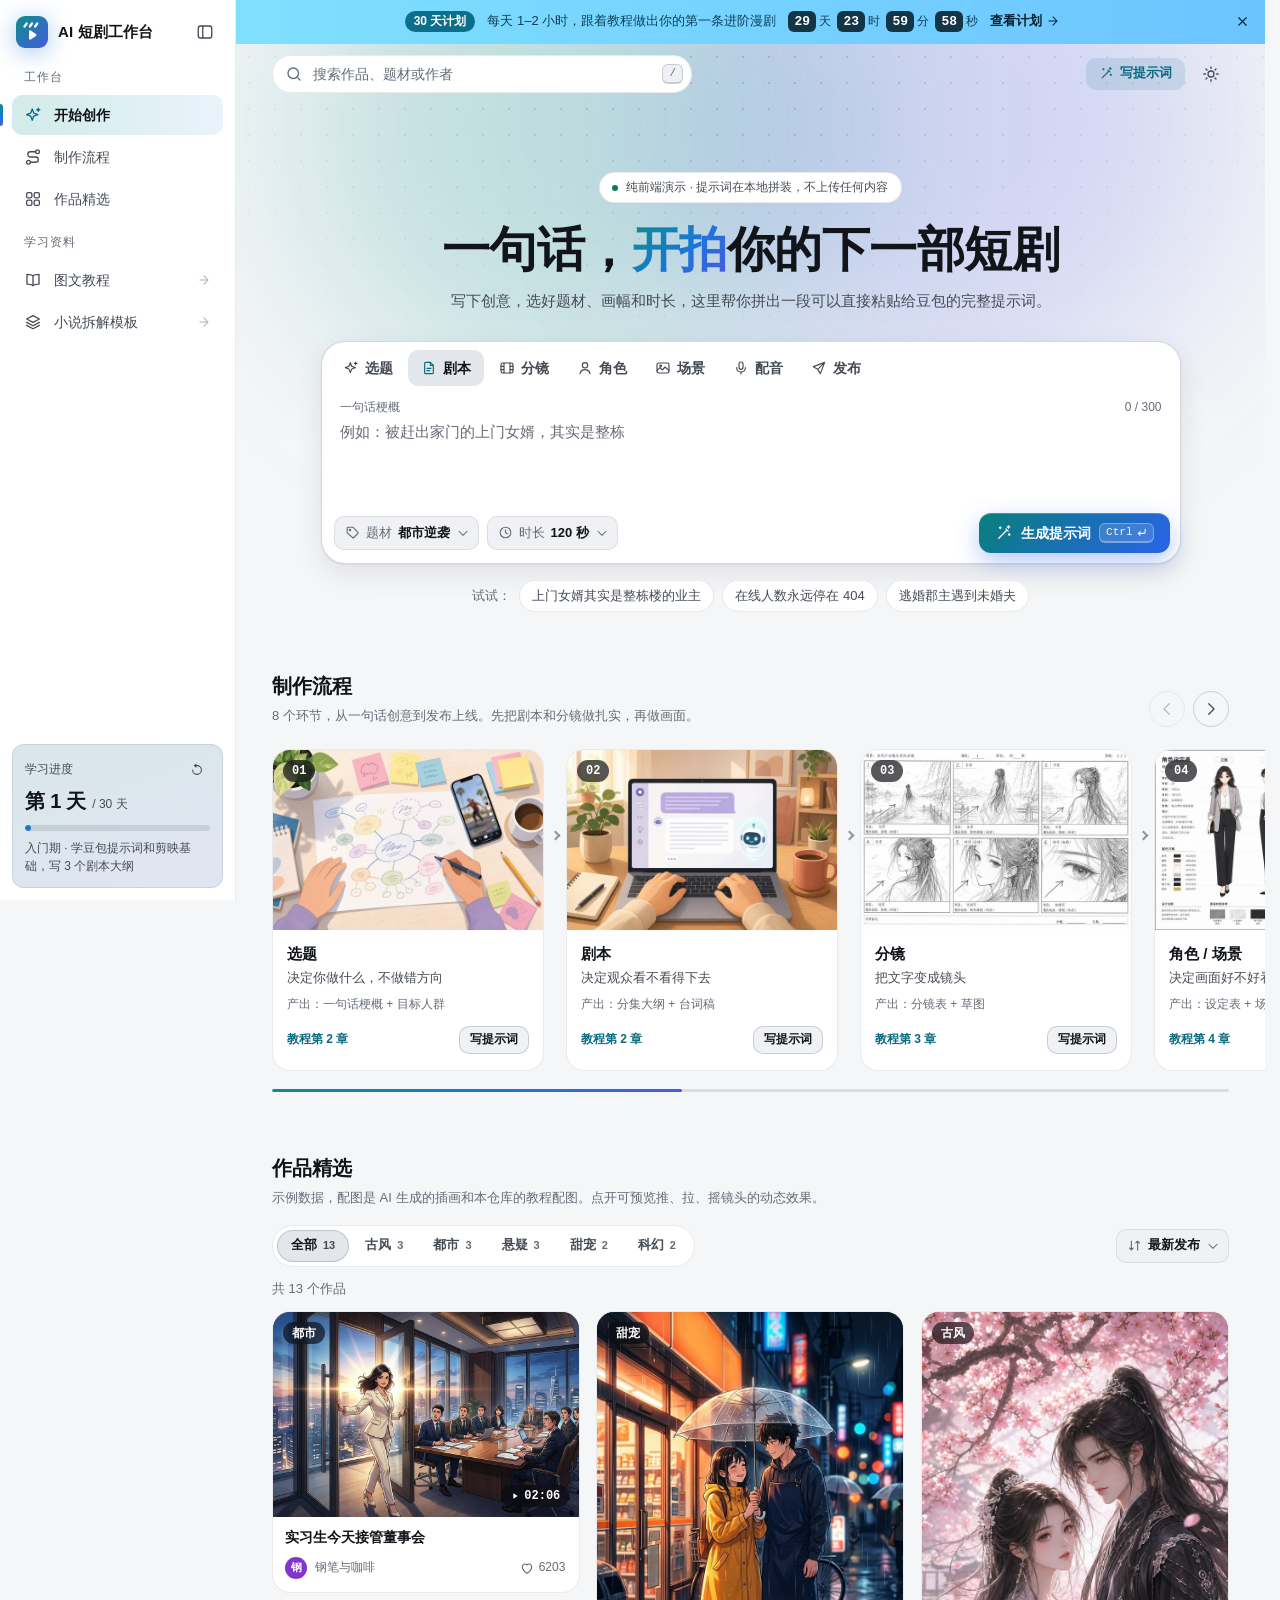
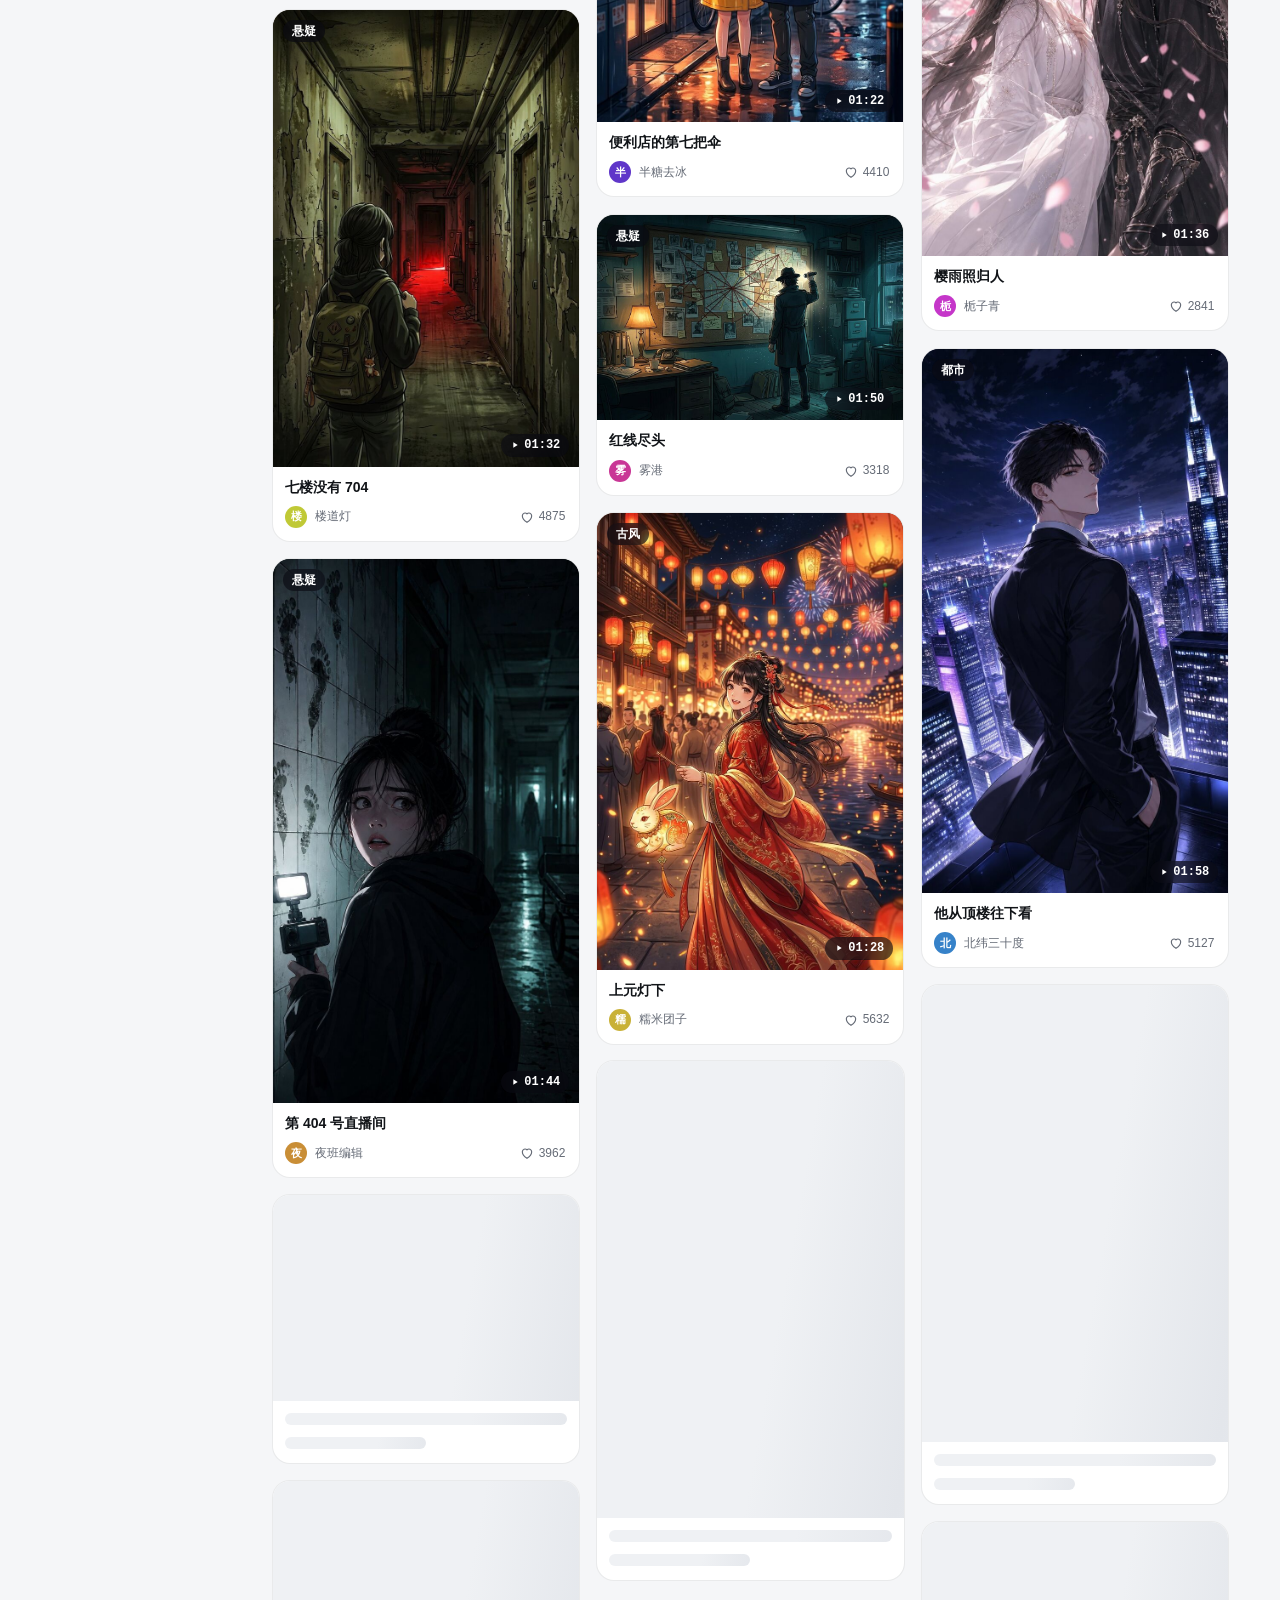
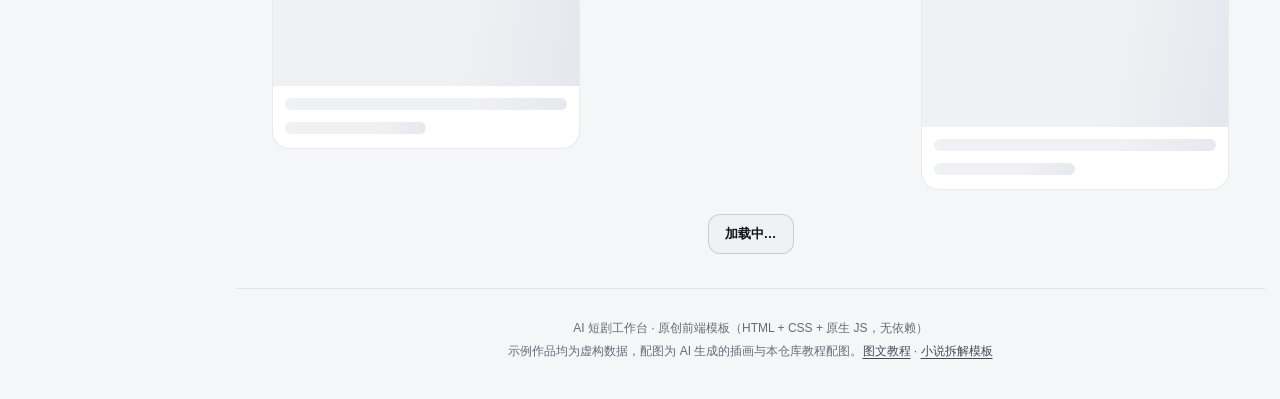
<file: studio/index.html>
<!DOCTYPE html>
<html lang="zh-CN" data-theme="dark">
<head>
<meta charset="UTF-8">
<meta name="viewport" content="width=device-width, initial-scale=1, viewport-fit=cover">
<title>AI 短剧工作台 · 首页模板</title>
<meta name="description" content="AI 短剧 / 漫剧创作工作台首页模板：提示词生成器、制作流程、作品精选。纯 HTML + CSS + 原生 JS，无依赖。">
<meta name="color-scheme" content="dark light">
<meta name="theme-color" content="#060708">
<link rel="icon" href="assets/favicon.svg" type="image/svg+xml">
<script>
/* 首帧前同步主题 / 侧边栏 / 提示条状态，避免闪烁 */
(function () {
  var d = document.documentElement;
  d.classList.add('js');
  try {
    var t = JSON.parse(localStorage.getItem('duanju:theme'));
    if (t !== 'light' && t !== 'dark') t = matchMedia('(prefers-color-scheme: light)').matches ? 'light' : 'dark';
    d.dataset.theme = t;
    if (JSON.parse(localStorage.getItem('duanju:sidebar')) === 'collapsed') d.classList.add('sidebar-collapsed');
    if (sessionStorage.getItem('duanju:announceClosed') === '1') d.classList.add('announce-dismissed');
  } catch (e) {}
})();
</script>
<link rel="stylesheet" href="css/style.css">
</head>
<body>

<!-- ===== 图标（内联 SVG sprite，用 <use href="#i-xxx"> 引用） ===== -->
<svg class="sprite" xmlns="http://www.w3.org/2000/svg" aria-hidden="true" focusable="false">
  <symbol id="i-spark" viewBox="0 0 24 24"><path d="M11 4l1.7 4.6a2 2 0 001.2 1.2L18.5 11.5l-4.6 1.7a2 2 0 00-1.2 1.2L11 19l-1.7-4.6a2 2 0 00-1.2-1.2L3.5 11.5l4.6-1.7a2 2 0 001.2-1.2z"/><path d="M19 3v4M17 5h4"/></symbol>
  <symbol id="i-route" viewBox="0 0 24 24"><circle cx="6" cy="19" r="2.5"/><circle cx="18" cy="5" r="2.5"/><path d="M8.5 19h7a3.5 3.5 0 000-7h-7a3.5 3.5 0 010-7h7"/></symbol>
  <symbol id="i-grid" viewBox="0 0 24 24"><rect x="3.5" y="3.5" width="7" height="7" rx="2"/><rect x="13.5" y="3.5" width="7" height="7" rx="2"/><rect x="3.5" y="13.5" width="7" height="7" rx="2"/><rect x="13.5" y="13.5" width="7" height="7" rx="2"/></symbol>
  <symbol id="i-book" viewBox="0 0 24 24"><path d="M12 6.5C10.5 5 8 4.5 4 4.5v13c4 0 6.5.5 8 2 1.5-1.5 4-2 8-2v-13c-4 0-6.5.5-8 2z"/><path d="M12 6.5v13"/></symbol>
  <symbol id="i-layers" viewBox="0 0 24 24"><path d="M12 3.5l8.5 4.5-8.5 4.5L3.5 8z"/><path d="M3.5 12.5l8.5 4.5 8.5-4.5"/><path d="M3.5 16.5L12 21l8.5-4.5"/></symbol>
  <symbol id="i-search" viewBox="0 0 24 24"><circle cx="11" cy="11" r="7"/><path d="M20 20l-3.5-3.5"/></symbol>
  <symbol id="i-sun" viewBox="0 0 24 24"><circle cx="12" cy="12" r="4"/><path d="M12 2.5v2M12 19.5v2M5.3 5.3l1.4 1.4M17.3 17.3l1.4 1.4M2.5 12h2M19.5 12h2M5.3 18.7l1.4-1.4M17.3 6.7l1.4-1.4"/></symbol>
  <symbol id="i-moon" viewBox="0 0 24 24"><path d="M20 14.5A8 8 0 019.5 4a8 8 0 1010.5 10.5z"/></symbol>
  <symbol id="i-menu" viewBox="0 0 24 24"><path d="M4 7h16M4 12h16M4 17h16"/></symbol>
  <symbol id="i-close" viewBox="0 0 24 24"><path d="M6 6l12 12M18 6L6 18"/></symbol>
  <symbol id="i-chevron-left" viewBox="0 0 24 24"><path d="M15 5l-7 7 7 7"/></symbol>
  <symbol id="i-chevron-right" viewBox="0 0 24 24"><path d="M9 5l7 7-7 7"/></symbol>
  <symbol id="i-chevron-down" viewBox="0 0 24 24"><path d="M5 9l7 7 7-7"/></symbol>
  <symbol id="i-heart" viewBox="0 0 24 24"><path d="M12 20s-7-4.4-7-10a4 4 0 017-2.6A4 4 0 0119 10c0 5.6-7 10-7 10z"/></symbol>
  <symbol id="i-play" viewBox="0 0 24 24"><path d="M8 5.5v13l10.5-6.5z"/></symbol>
  <symbol id="i-pause" viewBox="0 0 24 24"><rect x="6.5" y="5" width="3.5" height="14" rx="1"/><rect x="14" y="5" width="3.5" height="14" rx="1"/></symbol>
  <symbol id="i-replay" viewBox="0 0 24 24"><path d="M4 12a8 8 0 108-8H7"/><path d="M10 1L7 4l3 3"/></symbol>
  <symbol id="i-copy" viewBox="0 0 24 24"><rect x="9" y="9" width="11" height="11" rx="2"/><path d="M5 15V6a2 2 0 012-2h9"/></symbol>
  <symbol id="i-link" viewBox="0 0 24 24"><path d="M10 14a4 4 0 005.7 0l3-3a4 4 0 00-5.7-5.7l-1 1"/><path d="M14 10a4 4 0 00-5.7 0l-3 3a4 4 0 005.7 5.7l1-1"/></symbol>
  <symbol id="i-arrow-up" viewBox="0 0 24 24"><path d="M12 19V5M5 12l7-7 7 7"/></symbol>
  <symbol id="i-arrow-right" viewBox="0 0 24 24"><path d="M5 12h14M12 5l7 7-7 7"/></symbol>
  <symbol id="i-eye" viewBox="0 0 24 24"><path d="M2 12s3.6-7 10-7 10 7 10 7-3.6 7-10 7S2 12 2 12z"/><circle cx="12" cy="12" r="3"/></symbol>
  <symbol id="i-check" viewBox="0 0 24 24"><path d="M5 12.5l4.5 4.5L19 7.5"/></symbol>
  <symbol id="i-external" viewBox="0 0 24 24"><path d="M14 5h5v5M19 5l-8 8"/><path d="M19 14v4a1 1 0 01-1 1H6a1 1 0 01-1-1V6a1 1 0 011-1h4"/></symbol>
  <symbol id="i-sidebar" viewBox="0 0 24 24"><rect x="3" y="4" width="18" height="16" rx="3"/><path d="M9 4v16"/></symbol>
  <symbol id="i-script" viewBox="0 0 24 24"><path d="M7 3.5h7l4.5 4.5V19a1.5 1.5 0 01-1.5 1.5H7A1.5 1.5 0 015.5 19V5A1.5 1.5 0 017 3.5z"/><path d="M14 3.5V8h4.5M9 12.5h6M9 16h4"/></symbol>
  <symbol id="i-frames" viewBox="0 0 24 24"><rect x="3" y="4.5" width="18" height="15" rx="2.5"/><path d="M7.5 4.5v15M16.5 4.5v15M3 9.5h4.5M3 14.5h4.5M16.5 9.5H21M16.5 14.5H21"/></symbol>
  <symbol id="i-user" viewBox="0 0 24 24"><circle cx="12" cy="8" r="4"/><path d="M4.5 20.5c.8-3.8 3.8-6 7.5-6s6.7 2.2 7.5 6"/></symbol>
  <symbol id="i-scene" viewBox="0 0 24 24"><rect x="3" y="4.5" width="18" height="15" rx="2.5"/><path d="M3 16l4.5-4.5 3.5 3.5 4-4.5L21 16"/><circle cx="8.5" cy="9" r="1.3"/></symbol>
  <symbol id="i-mic" viewBox="0 0 24 24"><rect x="9" y="3" width="6" height="11" rx="3"/><path d="M5.5 11.5a6.5 6.5 0 0013 0M12 18v3"/></symbol>
  <symbol id="i-send" viewBox="0 0 24 24"><path d="M20.5 3.5L10 14M20.5 3.5l-6.5 17-4-6.5-6.5-4z"/></symbol>
  <symbol id="i-wand" viewBox="0 0 24 24"><path d="M5 19L16 8M14.5 6.5l3 3"/><path d="M18 2.5v3M16.5 4h3M7 4v2M6 5h2M19 13v2M18 14h2"/></symbol>
  <symbol id="i-clock" viewBox="0 0 24 24"><circle cx="12" cy="12" r="8.5"/><path d="M12 7.5V12l3 2"/></symbol>
  <symbol id="i-info" viewBox="0 0 24 24"><circle cx="12" cy="12" r="8.5"/><path d="M12 11v5M12 7.6v.1"/></symbol>
  <symbol id="i-tag" viewBox="0 0 24 24"><path d="M3.5 12.5V5A1.5 1.5 0 015 3.5h7.5l8 8a1.5 1.5 0 010 2.1l-6.4 6.4a1.5 1.5 0 01-2.1 0z"/><circle cx="8" cy="8" r="1.2"/></symbol>
  <symbol id="i-ratio" viewBox="0 0 24 24"><rect x="6.5" y="3" width="11" height="18" rx="2.5"/><path d="M10.5 17.5h3"/></symbol>
  <symbol id="i-sort" viewBox="0 0 24 24"><path d="M7 5v14M4 16l3 3 3-3M17 19V5M14 8l3-3 3 3"/></symbol>
  <symbol id="i-enter" viewBox="0 0 24 24"><path d="M20 5v6a3 3 0 01-3 3H5M9 10l-4 4 4 4"/></symbol>
  <symbol id="i-reset" viewBox="0 0 24 24"><path d="M4.5 12a7.5 7.5 0 107.5-7.5H8"/><path d="M10.5 2L8 4.5 10.5 7"/></symbol>
</svg>

<a class="skip-link" href="#main">跳到主要内容</a>

<div class="shell">

  <!-- ===== 侧边栏 ===== -->
  <aside class="sidebar" id="sidebar" aria-label="主导航">
    <div class="sidebar__head">
      <a class="brand" href="#create" aria-label="AI 短剧工作台">
        <svg class="brand__mark" viewBox="0 0 32 32" aria-hidden="true">
          <defs><linearGradient id="brandGrad" x1="0" y1="0" x2="1" y2="1"><stop offset="0" style="stop-color: var(--brand-1)"/><stop offset="1" style="stop-color: var(--brand-3)"/></linearGradient></defs>
          <rect width="32" height="32" rx="9" fill="url(#brandGrad)"/>
          <path d="M8.5 10.5l2.2-3M13.8 10.5l2.2-3M19.1 10.5l2.2-3" stroke="#fff" stroke-width="2.2" stroke-linecap="round" fill="none"/>
          <path d="M13 15.4v7.2c0 .9 1 1.4 1.7.9l5.3-3.6c.6-.4.6-1.4 0-1.8l-5.3-3.6c-.7-.5-1.7 0-1.7.9z" fill="#fff"/>
        </svg>
        <span class="brand__name">AI 短剧工作台</span>
      </a>
      <button class="icon-btn sidebar__toggle" id="sidebarToggle" type="button" aria-label="收起侧边栏" aria-expanded="true" aria-controls="sidebar">
        <svg class="icon" aria-hidden="true"><use href="#i-sidebar"/></svg>
      </button>
    </div>

    <nav class="nav" aria-label="页面导航">
      <p class="nav__label">工作台</p>
      <a class="nav__item" href="#create" data-spy="create" data-tip="开始创作"><svg class="icon" aria-hidden="true"><use href="#i-spark"/></svg><span>开始创作</span></a>
      <a class="nav__item" href="#workflow" data-spy="workflow" data-tip="制作流程"><svg class="icon" aria-hidden="true"><use href="#i-route"/></svg><span>制作流程</span></a>
      <a class="nav__item" href="#gallery" data-spy="gallery" data-tip="作品精选"><svg class="icon" aria-hidden="true"><use href="#i-grid"/></svg><span>作品精选</span></a>

      <p class="nav__label">学习资料</p>
      <a class="nav__item" href="../tutorial/index.html" data-tip="图文教程"><svg class="icon" aria-hidden="true"><use href="#i-book"/></svg><span>图文教程</span><svg class="icon nav__ext" aria-hidden="true"><use href="#i-arrow-right"/></svg></a>
      <a class="nav__item" href="../novel-templates/index.html" data-tip="小说拆解模板"><svg class="icon" aria-hidden="true"><use href="#i-layers"/></svg><span>小说拆解模板</span><svg class="icon nav__ext" aria-hidden="true"><use href="#i-arrow-right"/></svg></a>
    </nav>

    <div class="plan-card" id="planCard">
      <div class="plan-card__row">
        <span class="plan-card__title">学习进度</span>
        <button class="icon-btn icon-btn--xs" id="planReset" type="button" aria-label="重新开始 30 天计划" title="重新开始">
          <svg class="icon" aria-hidden="true"><use href="#i-reset"/></svg>
        </button>
      </div>
      <p class="plan-card__day"><b id="planDay">第 1 天</b><span>/ 30 天</span></p>
      <div class="plan-card__bar" id="planProgress" role="progressbar" aria-label="30 天计划进度" aria-valuemin="0" aria-valuemax="30" aria-valuenow="1"><span id="planBar"></span></div>
      <p class="plan-card__phase" id="planPhase">入门期 · 学豆包提示词和剪映基础，写 3 个剧本大纲</p>
    </div>
  </aside>

  <div class="shell__main" id="shellMain">

    <!-- ===== 顶部提示条：30 天学习计划倒计时 =====
         默认从第一次打开页面起算 data-days 天；想改成固定截止时间，
         加上 data-deadline="2026-12-31T23:59:59+08:00" 即可。 -->
    <div class="announce" id="announce" role="region" aria-label="30 天学习计划倒计时" data-days="30">
      <div class="announce__inner">
        <span class="announce__badge">30 天计划</span>
        <p class="announce__text" id="announceText">每天 1–2 小时，跟着教程做出你的第一条进阶漫剧</p>
        <div class="countdown" id="countdown" role="timer" aria-label="剩余时间">
          <span class="countdown__cell"><b data-unit="d">--</b><i>天</i></span>
          <span class="countdown__cell"><b data-unit="h">--</b><i>时</i></span>
          <span class="countdown__cell"><b data-unit="m">--</b><i>分</i></span>
          <span class="countdown__cell"><b data-unit="s">--</b><i>秒</i></span>
        </div>
        <a class="announce__link" href="../tutorial/index.html#ch10">查看计划<svg class="icon" aria-hidden="true"><use href="#i-arrow-right"/></svg></a>
      </div>
      <button class="icon-btn announce__close" id="announceClose" type="button" aria-label="关闭提示条">
        <svg class="icon" aria-hidden="true"><use href="#i-close"/></svg>
      </button>
    </div>

    <!-- ===== 顶栏 ===== -->
    <header class="topbar" id="topbar">
      <button class="icon-btn topbar__menu" id="menuBtn" type="button" aria-label="打开导航" aria-controls="sidebar" aria-expanded="false">
        <svg class="icon" aria-hidden="true"><use href="#i-menu"/></svg>
      </button>
      <div class="search" id="search" role="search">
        <svg class="icon" aria-hidden="true"><use href="#i-search"/></svg>
        <input id="searchInput" type="text" inputmode="search" enterkeyhint="search" autocomplete="off" spellcheck="false" placeholder="搜索作品、题材或作者" aria-label="搜索作品、题材或作者">
        <button class="search__clear" id="searchClear" type="button" aria-label="清空搜索" hidden><svg class="icon" aria-hidden="true"><use href="#i-close"/></svg></button>
        <kbd class="search__kbd" aria-hidden="true">/</kbd>
      </div>
      <div class="topbar__actions">
        <button class="btn btn--sm btn--soft" id="newBtn" type="button" aria-label="写提示词"><svg class="icon" aria-hidden="true"><use href="#i-wand"/></svg><span>写提示词</span></button>
        <button class="icon-btn theme-toggle" id="themeToggle" type="button" aria-label="切换主题">
          <svg class="icon theme-toggle__sun" aria-hidden="true"><use href="#i-sun"/></svg>
          <svg class="icon theme-toggle__moon" aria-hidden="true"><use href="#i-moon"/></svg>
        </button>
      </div>
    </header>

    <main id="main" tabindex="-1">

      <!-- ===== 开始创作：提示词生成器 ===== -->
      <section class="hero" id="create" aria-labelledby="heroTitle">
        <div class="hero__bg" aria-hidden="true"><i></i></div>

        <p class="eyebrow"><span class="eyebrow__dot"></span>纯前端演示 · 提示词在本地拼装，不上传任何内容</p>
        <h1 class="hero__title" id="heroTitle">一句话，<em>开拍</em>你的下一部短剧</h1>
        <p class="hero__sub">写下创意，选好题材、画幅和时长，这里帮你拼出一段可以直接粘贴给豆包的完整提示词。</p>

        <form class="composer" id="composer" novalidate>
          <div class="composer__tabs" id="composerTabs" role="tablist" aria-label="创作环节">
            <span class="composer__ink" id="composerInk" aria-hidden="true"></span>
            <!-- 环节按钮由 js/data.js 里的 modes 生成 -->
          </div>

          <div class="composer__panel" id="composerPanel" role="tabpanel" tabindex="-1">
            <div class="composer__labelrow">
              <label class="composer__label" id="promptLabel" for="prompt">一句话梗概</label>
              <span class="composer__count" id="promptCount" aria-live="off">0 / 300</span>
            </div>
            <textarea id="prompt" name="prompt" rows="3" maxlength="300" aria-describedby="promptCount"></textarea>
            <p class="composer__error" id="promptError" role="alert" hidden></p>
          </div>

          <div class="composer__bar">
            <div class="composer__opts" id="composerOpts">
              <div class="select" data-select="genre">
                <button class="select__btn" type="button" id="sel-genre" aria-haspopup="listbox" aria-expanded="false">
                  <svg class="icon" aria-hidden="true"><use href="#i-tag"/></svg>
                  <span class="select__label">题材</span><span class="select__value"></span>
                  <svg class="icon select__caret" aria-hidden="true"><use href="#i-chevron-down"/></svg>
                </button>
                <ul class="select__menu" role="listbox" tabindex="-1" aria-labelledby="sel-genre" hidden></ul>
              </div>
              <div class="select" data-select="ratio">
                <button class="select__btn" type="button" id="sel-ratio" aria-haspopup="listbox" aria-expanded="false">
                  <svg class="icon" aria-hidden="true"><use href="#i-ratio"/></svg>
                  <span class="select__label">画幅</span><span class="select__value"></span>
                  <svg class="icon select__caret" aria-hidden="true"><use href="#i-chevron-down"/></svg>
                </button>
                <ul class="select__menu" role="listbox" tabindex="-1" aria-labelledby="sel-ratio" hidden></ul>
              </div>
              <div class="select" data-select="duration">
                <button class="select__btn" type="button" id="sel-duration" aria-haspopup="listbox" aria-expanded="false">
                  <svg class="icon" aria-hidden="true"><use href="#i-clock"/></svg>
                  <span class="select__label">时长</span><span class="select__value"></span>
                  <svg class="icon select__caret" aria-hidden="true"><use href="#i-chevron-down"/></svg>
                </button>
                <ul class="select__menu" role="listbox" tabindex="-1" aria-labelledby="sel-duration" hidden></ul>
              </div>
            </div>
            <button class="btn btn--primary composer__submit" id="generateBtn" type="submit">
              <svg class="icon" aria-hidden="true"><use href="#i-wand"/></svg>
              <span class="composer__submit-text">生成提示词</span>
              <span class="spinner" aria-hidden="true"></span>
              <kbd class="composer__kbd" id="submitKbd" aria-hidden="true"><span>Ctrl</span><svg class="icon" aria-hidden="true"><use href="#i-enter"/></svg></kbd>
            </button>
          </div>
        </form>

        <div class="suggest" id="suggest" aria-label="灵感示例"></div>

        <!-- 生成结果 -->
        <section class="result" id="result" aria-labelledby="resultTitle" hidden>
          <header class="result__head">
            <span class="result__badge" role="status"><svg class="icon" aria-hidden="true"><use href="#i-check"/></svg><span id="resultStatus">提示词已生成</span></span>
            <h2 class="result__title" id="resultTitle"></h2>
            <div class="result__actions">
              <button class="btn btn--sm" id="copyBtn" type="button"><svg class="icon" aria-hidden="true"><use href="#i-copy"/></svg><span>复制</span></button>
              <a class="btn btn--sm btn--ghost" id="doubaoLink" href="https://www.doubao.com/" target="_blank" rel="noopener noreferrer">打开豆包<svg class="icon" aria-hidden="true"><use href="#i-external"/></svg></a>
              <button class="icon-btn" id="resultClose" type="button" aria-label="收起结果"><svg class="icon" aria-hidden="true"><use href="#i-close"/></svg></button>
            </div>
          </header>
          <pre class="result__body" id="resultBody" tabindex="0" aria-label="生成的提示词"></pre>
          <p class="result__blank" id="resultBlank" hidden><svg class="icon" aria-hidden="true"><use href="#i-info"/></svg><span></span></p>
          <footer class="result__foot">
            <button class="link-btn" id="nextStepBtn" type="button"><span></span><svg class="icon" aria-hidden="true"><use href="#i-arrow-right"/></svg></button>
            <a class="result__chapter" id="resultChapter" href="../tutorial/index.html#ch2"></a>
          </footer>
        </section>
      </section>

      <!-- ===== 制作流程 ===== -->
      <section class="section" id="workflow" aria-labelledby="workflowTitle">
        <header class="section__head">
          <div>
            <h2 id="workflowTitle">制作流程</h2>
            <p>8 个环节，从一句话创意到发布上线。先把剧本和分镜做扎实，再做画面。</p>
          </div>
          <div class="section__tools" id="railTools">
            <button class="icon-btn icon-btn--line" id="railPrev" type="button" aria-label="向左滚动"><svg class="icon" aria-hidden="true"><use href="#i-chevron-left"/></svg></button>
            <button class="icon-btn icon-btn--line" id="railNext" type="button" aria-label="向右滚动"><svg class="icon" aria-hidden="true"><use href="#i-chevron-right"/></svg></button>
          </div>
        </header>

        <div class="rail" id="rail" tabindex="0" role="region" aria-label="制作流程，可左右滚动">
          <ol class="rail__track">
            <li class="step"><article class="step-card">
              <div class="step-card__media"><img src="assets/steps/01-topic.jpg" width="600" height="400" alt="选题构思：桌面上的思维导图和便利贴" loading="lazy" decoding="async" draggable="false"><span class="step-card__no">01</span></div>
              <div class="step-card__body">
                <h3><a href="../tutorial/index.html#ch2">选题</a></h3>
                <p>决定你做什么，不做错方向</p>
                <span class="step-card__out">产出：一句话梗概 + 目标人群</span>
                <div class="step-card__foot"><span class="step-card__chapter">教程第 2 章</span><button class="btn btn--sm step-card__use" type="button" data-use-mode="topic">写提示词</button></div>
              </div>
            </article></li>
            <li class="step"><article class="step-card">
              <div class="step-card__media"><img src="assets/steps/02-script.jpg" width="600" height="400" alt="用豆包写剧本：笔记本电脑上的对话界面" loading="lazy" decoding="async" draggable="false"><span class="step-card__no">02</span></div>
              <div class="step-card__body">
                <h3><a href="../tutorial/index.html#ch2">剧本</a></h3>
                <p>决定观众看不看得下去</p>
                <span class="step-card__out">产出：分集大纲 + 台词稿</span>
                <div class="step-card__foot"><span class="step-card__chapter">教程第 2 章</span><button class="btn btn--sm step-card__use" type="button" data-use-mode="script">写提示词</button></div>
              </div>
            </article></li>
            <li class="step"><article class="step-card">
              <div class="step-card__media"><img src="assets/steps/03-storyboard.jpg" width="600" height="400" alt="分镜示意：六格古风少女镜头变化分镜表" loading="lazy" decoding="async" draggable="false"><span class="step-card__no">03</span></div>
              <div class="step-card__body">
                <h3><a href="../tutorial/index.html#ch3">分镜</a></h3>
                <p>把文字变成镜头</p>
                <span class="step-card__out">产出：分镜表 + 草图</span>
                <div class="step-card__foot"><span class="step-card__chapter">教程第 3 章</span><button class="btn btn--sm step-card__use" type="button" data-use-mode="storyboard">写提示词</button></div>
              </div>
            </article></li>
            <li class="step"><article class="step-card">
              <div class="step-card__media"><img src="assets/steps/04-character.jpg" width="600" height="400" alt="角色设定表：现代都市女主角三视图与表情" loading="lazy" decoding="async" draggable="false"><span class="step-card__no">04</span></div>
              <div class="step-card__body">
                <h3><a href="../tutorial/index.html#ch4">角色 / 场景</a></h3>
                <p>决定画面好不好看、像不像</p>
                <span class="step-card__out">产出：设定表 + 场景图</span>
                <div class="step-card__foot"><span class="step-card__chapter">教程第 4 章</span><button class="btn btn--sm step-card__use" type="button" data-use-mode="character">写提示词</button></div>
              </div>
            </article></li>
            <li class="step"><article class="step-card">
              <div class="step-card__media"><img src="assets/steps/05-dubbing.jpg" width="600" height="400" alt="配音工作台：麦克风、耳机与波形显示器" loading="lazy" decoding="async" draggable="false"><span class="step-card__no">05</span></div>
              <div class="step-card__body">
                <h3><a href="../tutorial/index.html#ch5">配音</a></h3>
                <p>决定情绪对不对</p>
                <span class="step-card__out">产出：干声 + 混音</span>
                <div class="step-card__foot"><span class="step-card__chapter">教程第 5 章</span><button class="btn btn--sm step-card__use" type="button" data-use-mode="dubbing">写提示词</button></div>
              </div>
            </article></li>
            <li class="step"><article class="step-card">
              <div class="step-card__media"><img src="assets/steps/06-motion.jpg" width="600" height="400" alt="动态制作：分层的角色画面与时间线" loading="lazy" decoding="async" draggable="false"><span class="step-card__no">06</span></div>
              <div class="step-card__body">
                <h3><a href="../tutorial/index.html#ch6">动态</a></h3>
                <p>让画面活起来</p>
                <span class="step-card__out">产出：动效工程文件</span>
                <div class="step-card__foot"><span class="step-card__chapter">教程第 6 章</span><span class="step-card__tool">剪映完成</span></div>
              </div>
            </article></li>
            <li class="step"><article class="step-card">
              <div class="step-card__media"><img src="assets/steps/07-editing.jpg" width="600" height="400" alt="剪辑时间线：笔记本上的剪辑软件与手机预览" loading="lazy" decoding="async" draggable="false"><span class="step-card__no">07</span></div>
              <div class="step-card__body">
                <h3><a href="../tutorial/index.html#ch7">剪辑</a></h3>
                <p>决定节奏和完播率</p>
                <span class="step-card__out">产出：成片 MP4</span>
                <div class="step-card__foot"><span class="step-card__chapter">教程第 7 章</span><span class="step-card__tool">剪映完成</span></div>
              </div>
            </article></li>
            <li class="step"><article class="step-card">
              <div class="step-card__media"><img src="assets/steps/08-publish.jpg" width="600" height="400" alt="发布效果：手机里播放的漫剧与点赞" loading="lazy" decoding="async" draggable="false"><span class="step-card__no">08</span></div>
              <div class="step-card__body">
                <h3><a href="../tutorial/index.html#ch8">发布</a></h3>
                <p>决定有没有人点进来</p>
                <span class="step-card__out">产出：标题 / 封面 / 简介</span>
                <div class="step-card__foot"><span class="step-card__chapter">教程第 8 章</span><button class="btn btn--sm step-card__use" type="button" data-use-mode="publish">写提示词</button></div>
              </div>
            </article></li>
          </ol>
        </div>
        <div class="rail__progress" aria-hidden="true"><span id="railBar"></span></div>
      </section>

      <!-- ===== 作品精选 ===== -->
      <section class="section" id="gallery" aria-labelledby="galleryTitle">
        <header class="section__head">
          <div>
            <h2 id="galleryTitle">作品精选</h2>
            <p>示例数据，配图是 AI 生成的插画和本仓库的教程配图。点开可预览推、拉、摇镜头的动态效果。</p>
          </div>
        </header>

        <div class="toolbar">
          <div class="filters" id="filters" role="group" aria-label="按题材筛选">
            <span class="filters__pill" id="filtersPill" aria-hidden="true"></span>
            <!-- 筛选按钮由 js/data.js 里的 filters 生成 -->
          </div>
          <div class="select select--end" data-select="sort">
            <button class="select__btn" type="button" id="sel-sort" aria-haspopup="listbox" aria-expanded="false">
              <svg class="icon" aria-hidden="true"><use href="#i-sort"/></svg>
              <span class="select__label sr-only">排序</span><span class="select__value"></span>
              <svg class="icon select__caret" aria-hidden="true"><use href="#i-chevron-down"/></svg>
            </button>
            <ul class="select__menu" role="listbox" tabindex="-1" aria-labelledby="sel-sort" hidden></ul>
          </div>
        </div>

        <p class="gallery__status" id="galleryStatus" role="status" aria-live="polite"></p>

        <div class="masonry" id="masonry" aria-busy="false"></div>

        <div class="gallery__empty" id="galleryEmpty" hidden>
          <svg class="icon" aria-hidden="true"><use href="#i-search"/></svg>
          <p><b>没有找到相关作品</b></p>
          <p id="galleryEmptyHint">换个关键词，或者清除筛选条件再试试。</p>
          <button class="btn btn--sm" id="galleryReset" type="button">清除筛选</button>
        </div>

        <div class="gallery__more" id="galleryMore">
          <button class="btn" id="loadMore" type="button">加载更多</button>
          <p class="gallery__end" id="galleryEnd" hidden></p>
          <span class="sentinel" id="sentinel" aria-hidden="true"></span>
        </div>

        <noscript><p class="noscript">作品列表和提示词生成器需要启用 JavaScript。</p></noscript>
      </section>
    </main>

    <footer class="footer">
      <p>AI 短剧工作台 · 原创前端模板（HTML + CSS + 原生 JS，无依赖）</p>
      <p>示例作品均为虚构数据，配图为 AI 生成的插画与本仓库教程配图。<a href="../tutorial/index.html">图文教程</a> · <a href="../novel-templates/index.html">小说拆解模板</a></p>
    </footer>
  </div>
</div>

<div class="backdrop" id="backdrop" hidden></div>

<!-- ===== 作品预览弹层 ===== -->
<dialog class="lightbox" id="lightbox" aria-labelledby="lbTitle">
  <div class="lightbox__panel" id="lbPanel" tabindex="-1">
    <div class="lightbox__stage" id="lbStage">
      <div class="lightbox__frame" id="lbFrame"><img id="lbImg" alt="" decoding="async" draggable="false"></div>
      <span class="lightbox__motion" id="lbMotion"></span>
      <p class="lightbox__sub" id="lbSub" aria-hidden="true"></p>
      <button class="icon-btn lightbox__nav lightbox__nav--prev" id="lbPrev" type="button" aria-label="上一个作品"><svg class="icon" aria-hidden="true"><use href="#i-chevron-left"/></svg></button>
      <button class="icon-btn lightbox__nav lightbox__nav--next" id="lbNext" type="button" aria-label="下一个作品"><svg class="icon" aria-hidden="true"><use href="#i-chevron-right"/></svg></button>
      <div class="lightbox__controls">
        <button class="icon-btn lightbox__play" id="lbPlay" type="button" aria-label="播放预览"><svg class="icon" aria-hidden="true"><use id="lbPlayIcon" href="#i-play"/></svg></button>
        <div class="lightbox__bar" id="lbSeek" role="progressbar" aria-label="预览进度" aria-valuemin="0" aria-valuemax="100" aria-valuenow="0"><span id="lbBar"></span></div>
        <span class="lightbox__time" id="lbTime">0:00 / 0:08</span>
      </div>
    </div>

    <div class="lightbox__info">
      <div class="lightbox__tags" id="lbTags"></div>
      <h2 class="lightbox__title" id="lbTitle"></h2>
      <div class="lightbox__author">
        <span class="avatar avatar--lg" id="lbAvatar" aria-hidden="true"></span>
        <div><b id="lbAuthor"></b><span id="lbDate"></span></div>
      </div>
      <p class="lightbox__desc" id="lbDesc"></p>
      <dl class="lightbox__stats">
        <div><dt>点赞</dt><dd id="lbLikes"></dd></div>
        <div><dt>播放</dt><dd id="lbViews"></dd></div>
        <div><dt>时长</dt><dd id="lbDur"></dd></div>
      </dl>
      <div class="lightbox__idea">
        <h3>一句话创意</h3>
        <p id="lbIdea"></p>
      </div>
      <div class="lightbox__actions">
        <button class="btn btn--primary" id="lbRemix" type="button"><svg class="icon" aria-hidden="true"><use href="#i-wand"/></svg>做同款</button>
        <button class="btn like like--btn" id="lbLike" type="button" aria-pressed="false" aria-label="点赞"><svg class="icon" aria-hidden="true"><use href="#i-heart"/></svg><span class="like__n">点赞</span></button>
        <button class="btn btn--ghost" id="lbShare" type="button" aria-label="复制作品链接"><svg class="icon" aria-hidden="true"><use href="#i-link"/></svg></button>
      </div>
      <p class="lightbox__hint"><span><kbd>←</kbd><kbd>→</kbd> 切换作品</span><span><kbd>空格</kbd> 播放 / 暂停</span><span><kbd>Esc</kbd> 关闭</span></p>
    </div>

    <button class="icon-btn lightbox__close" id="lbClose" type="button" aria-label="关闭预览"><svg class="icon" aria-hidden="true"><use href="#i-close"/></svg></button>
  </div>
</dialog>

<div class="toasts" id="toasts" role="status" aria-live="polite"></div>

<button class="to-top" id="toTop" type="button" aria-label="回到顶部"><svg class="icon" aria-hidden="true"><use href="#i-arrow-up"/></svg></button>

<!-- ===== 模板 ===== -->
<template id="tplCard">
  <article class="card">
    <button class="card__media" type="button" aria-haspopup="dialog">
      <img class="card__img" alt="" loading="lazy" decoding="async" draggable="false">
      <span class="card__shade" aria-hidden="true"></span>
      <span class="card__badge"></span>
      <span class="card__dur"><svg class="icon" aria-hidden="true"><use href="#i-play"/></svg><span></span></span>
      <span class="card__play" aria-hidden="true"><svg class="icon"><use href="#i-play"/></svg></span>
    </button>
    <div class="card__meta">
      <h3 class="card__title"></h3>
      <div class="card__row">
        <span class="avatar" aria-hidden="true"></span>
        <span class="card__author"></span>
        <button class="like" type="button" aria-pressed="false"><svg class="icon" aria-hidden="true"><use href="#i-heart"/></svg><span class="like__n"></span></button>
      </div>
    </div>
  </article>
</template>

<template id="tplSkeleton">
  <div class="skeleton" aria-hidden="true">
    <div class="skeleton__media"></div>
    <div class="skeleton__line"></div>
    <div class="skeleton__line skeleton__line--short"></div>
  </div>
</template>

<script src="js/data.js" defer></script>
<script src="js/app.js" defer></script>
</body>
</html>
</file>
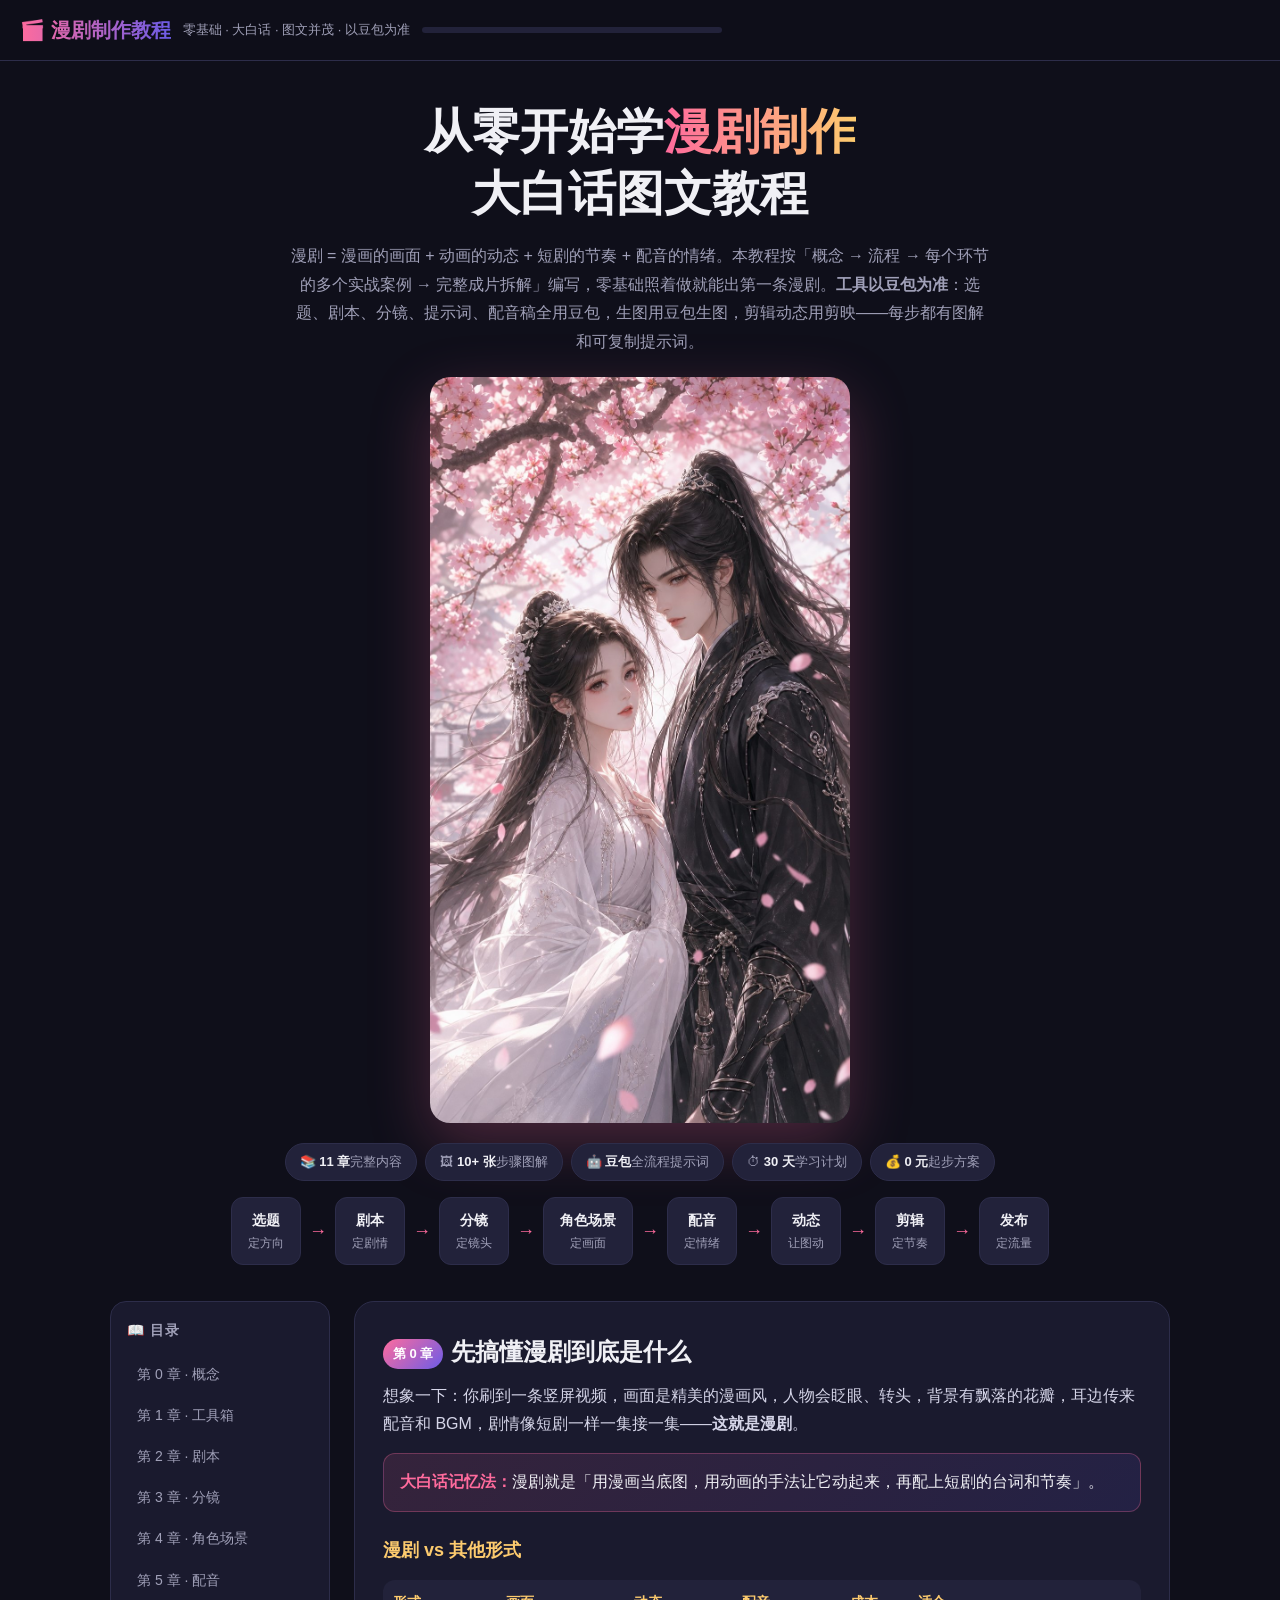
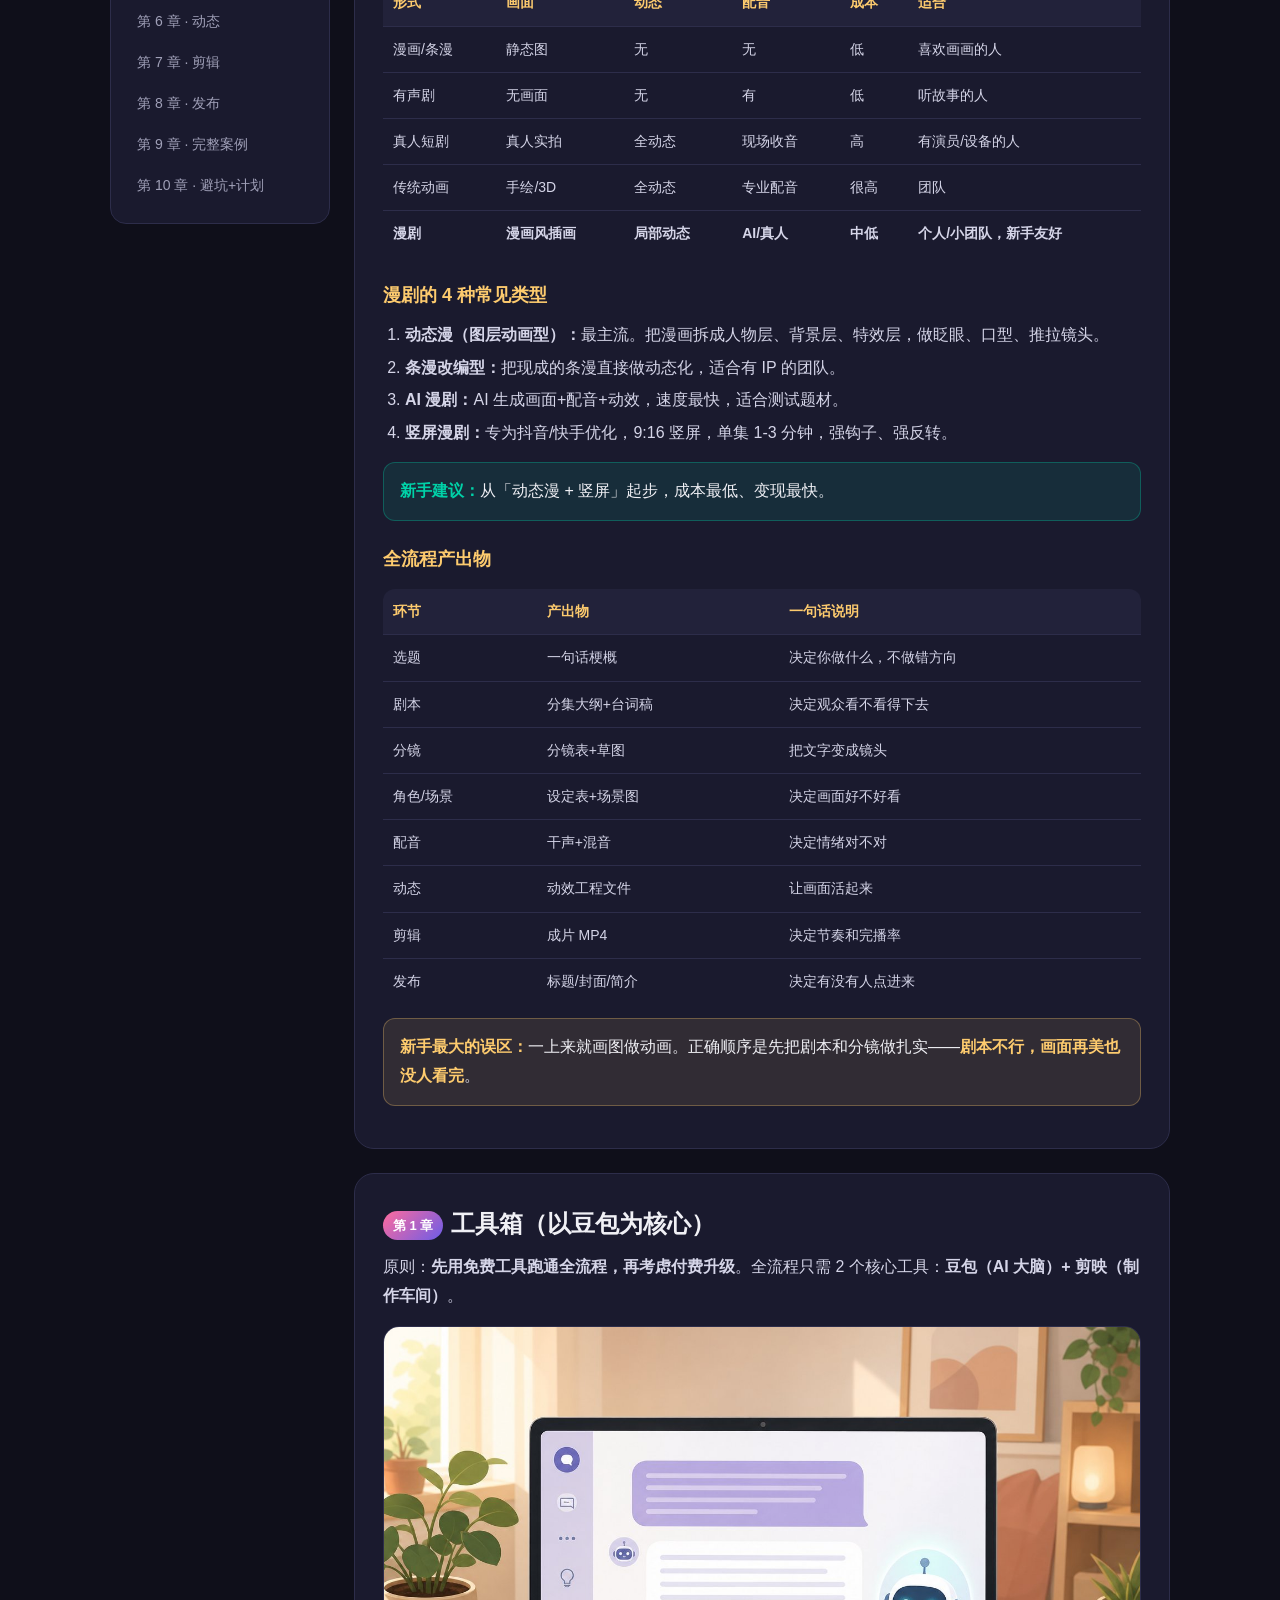
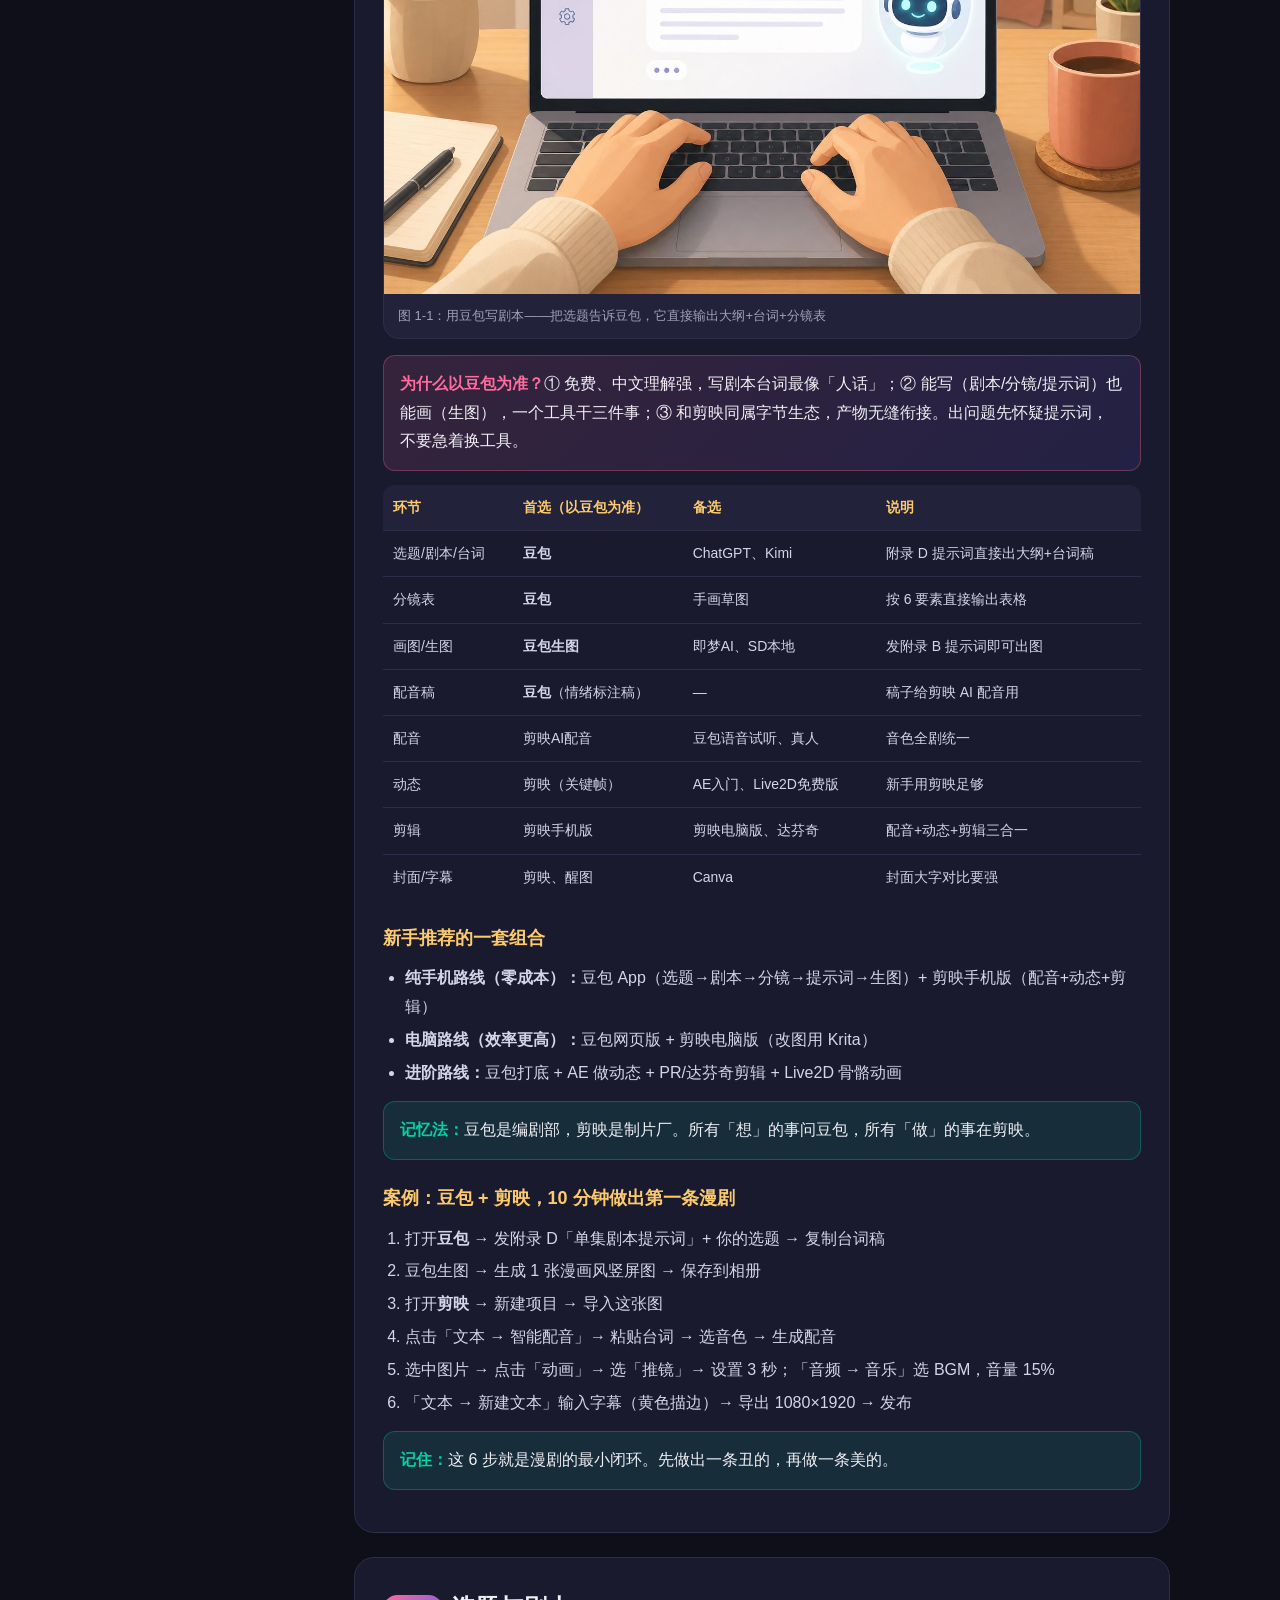
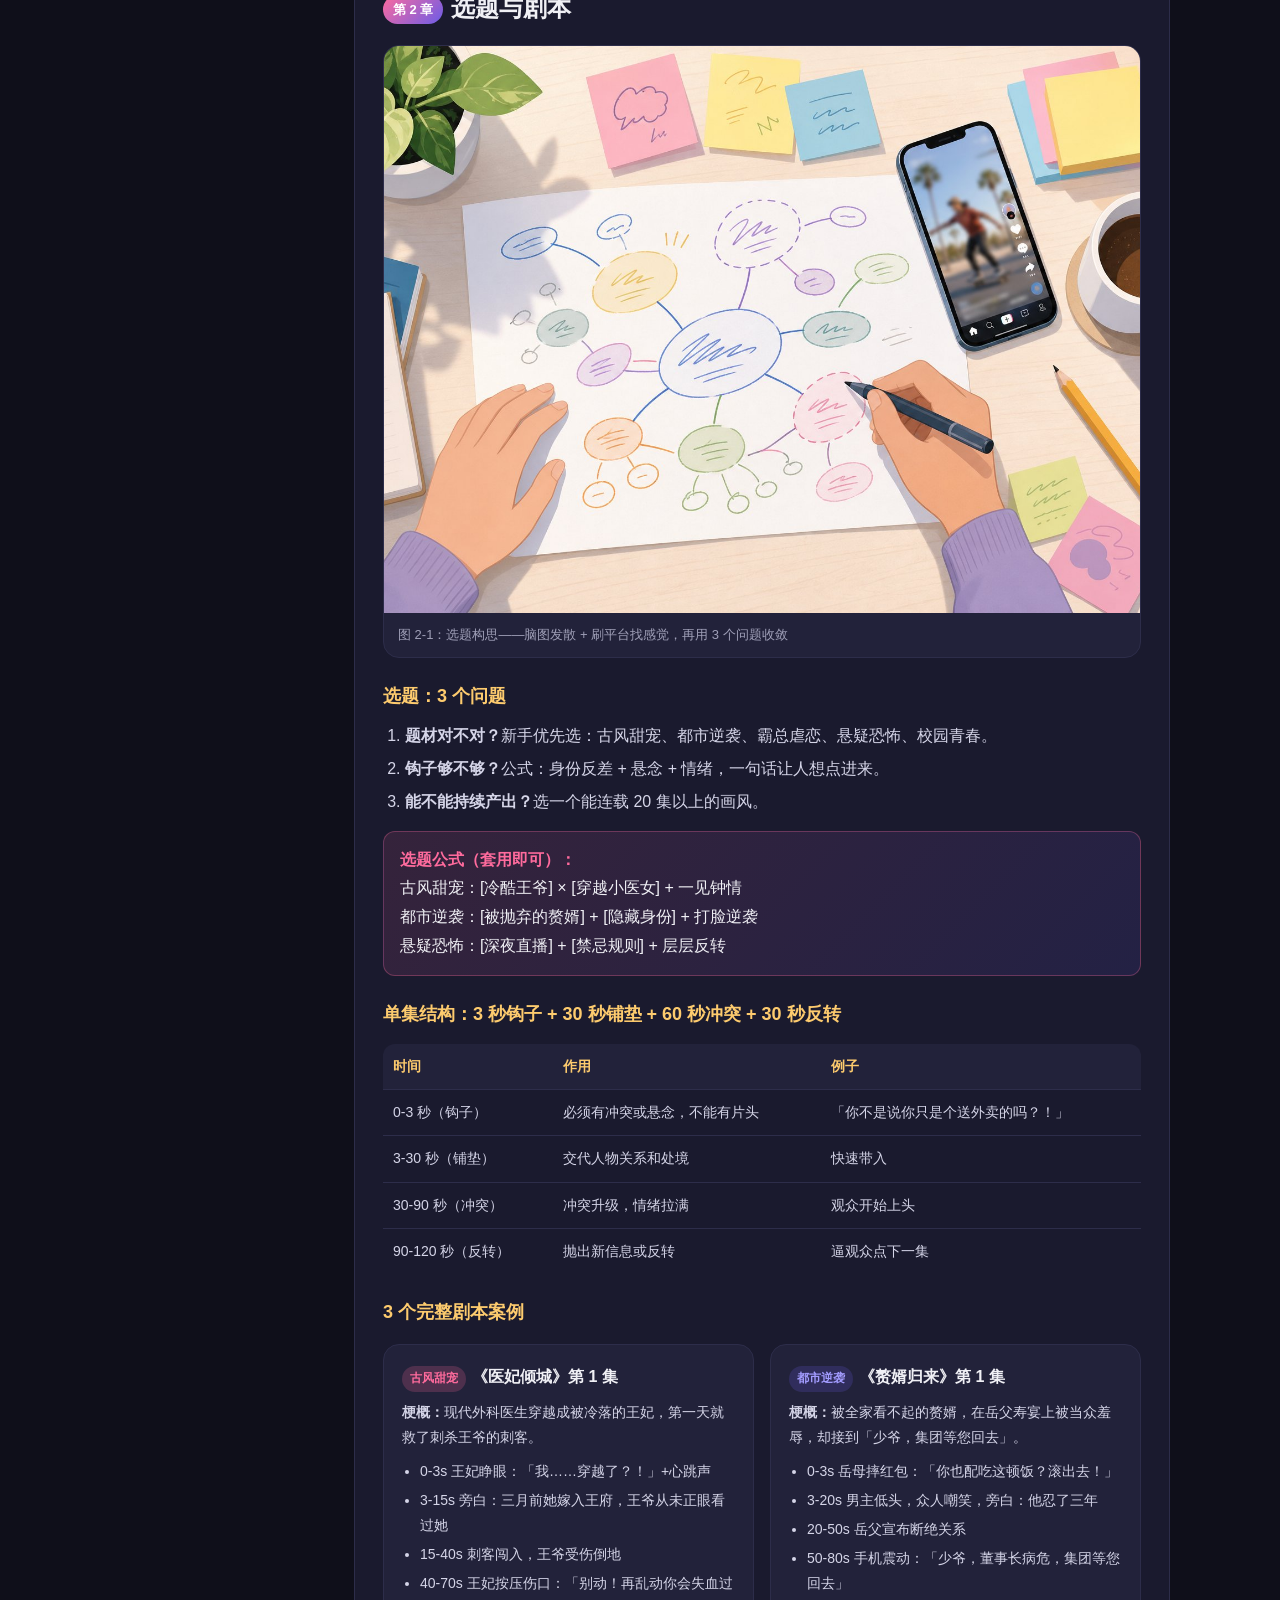
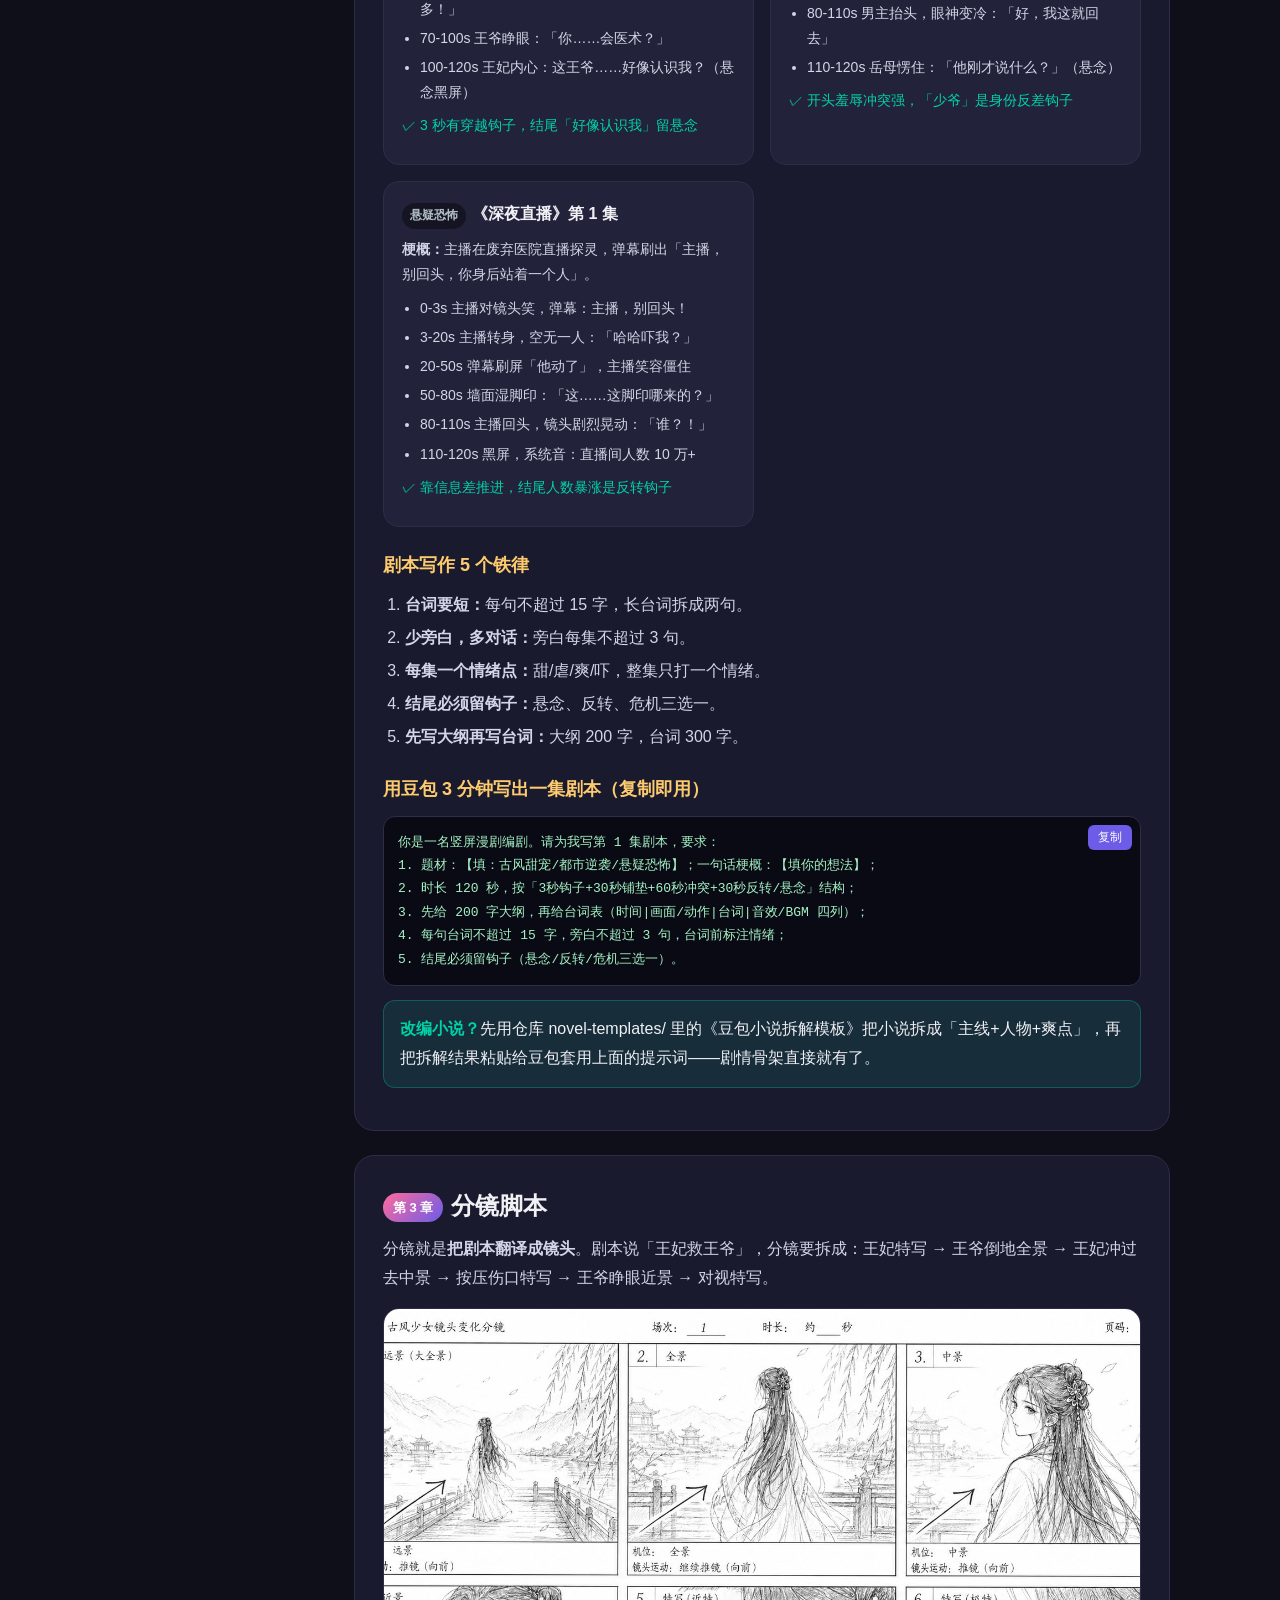
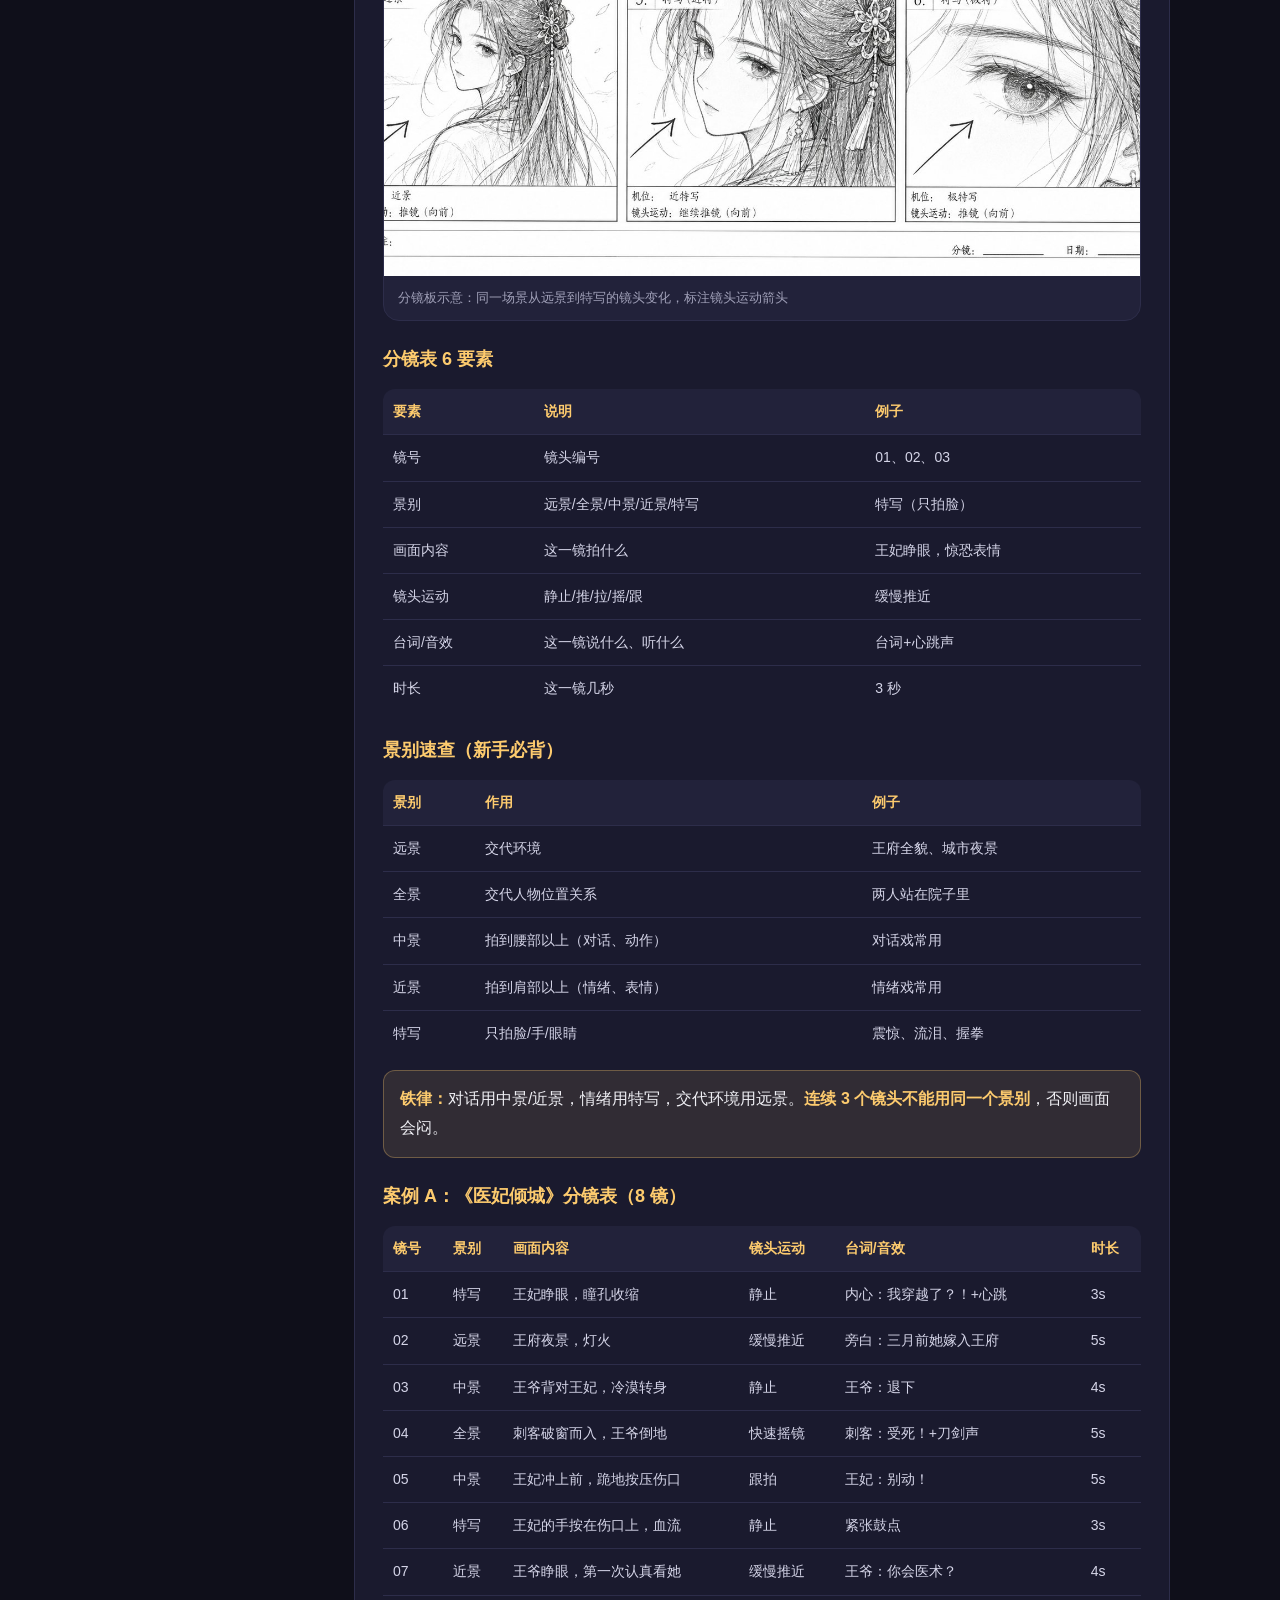
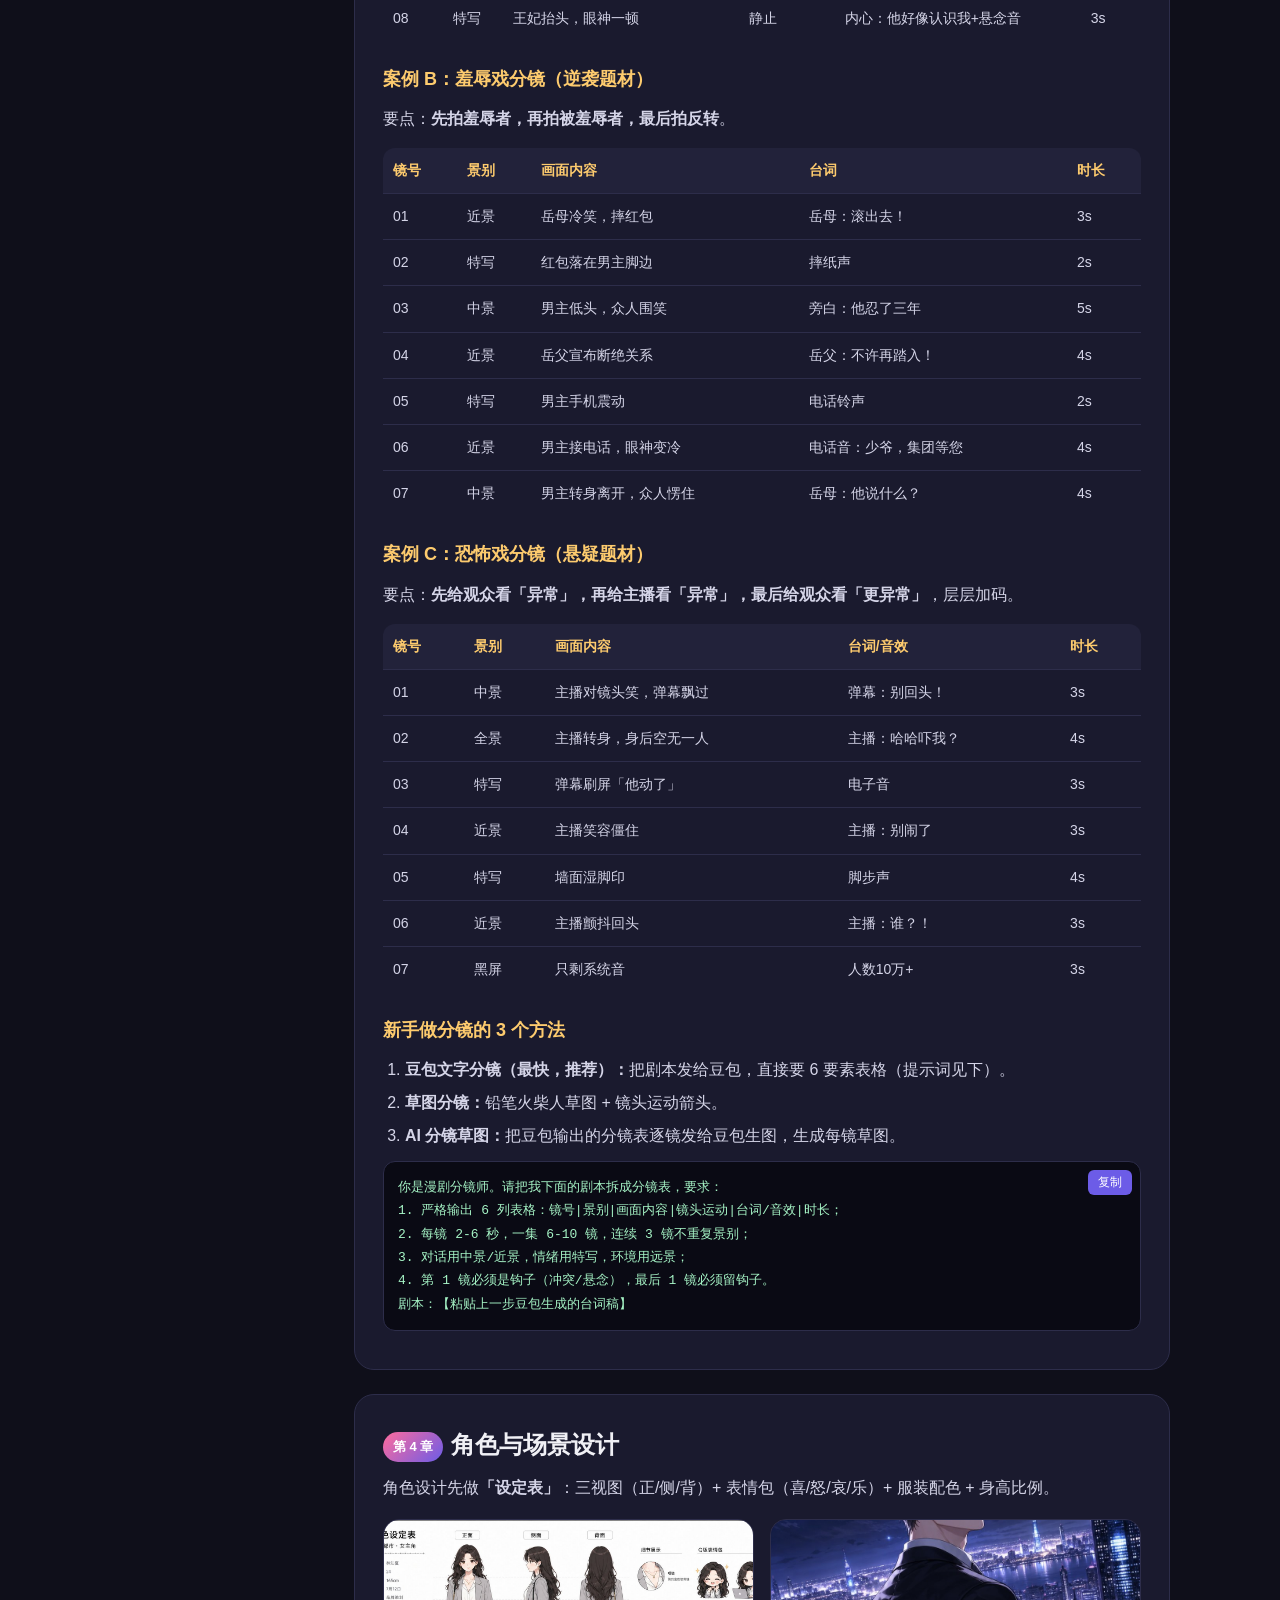
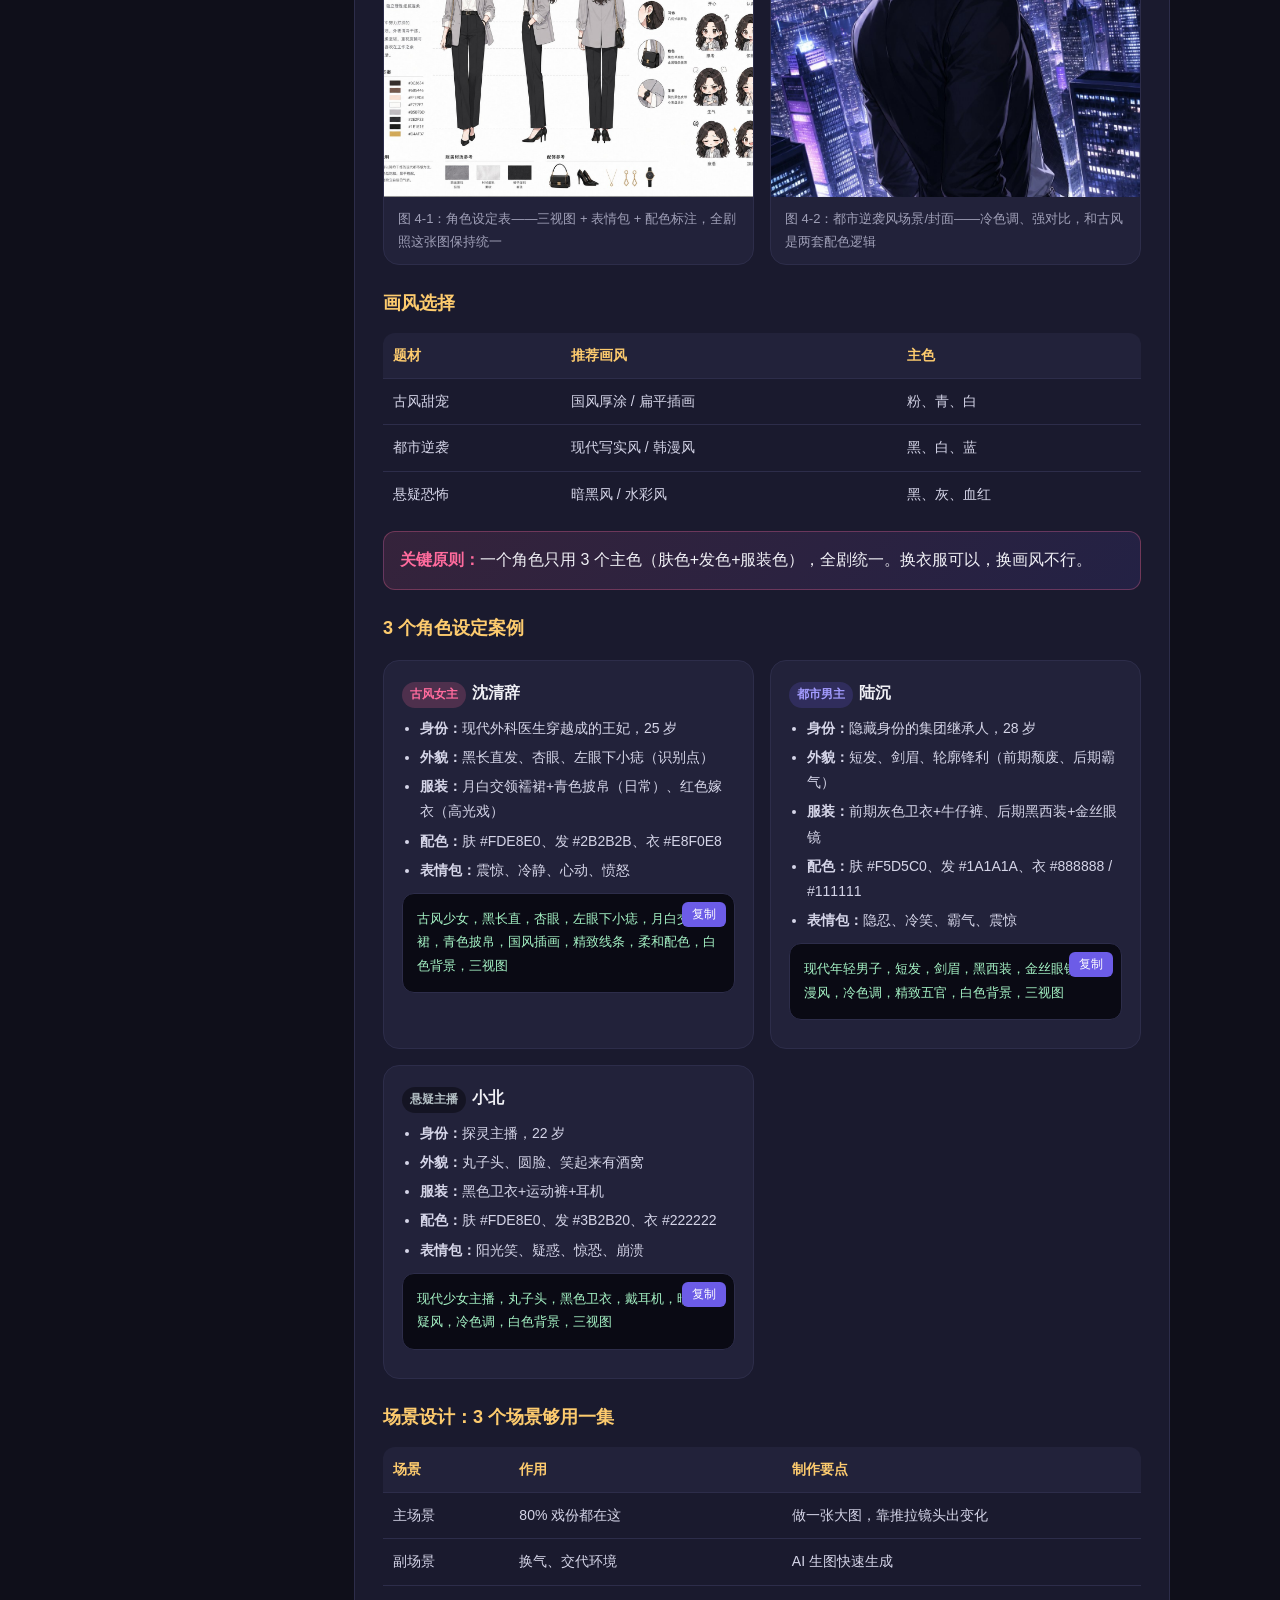
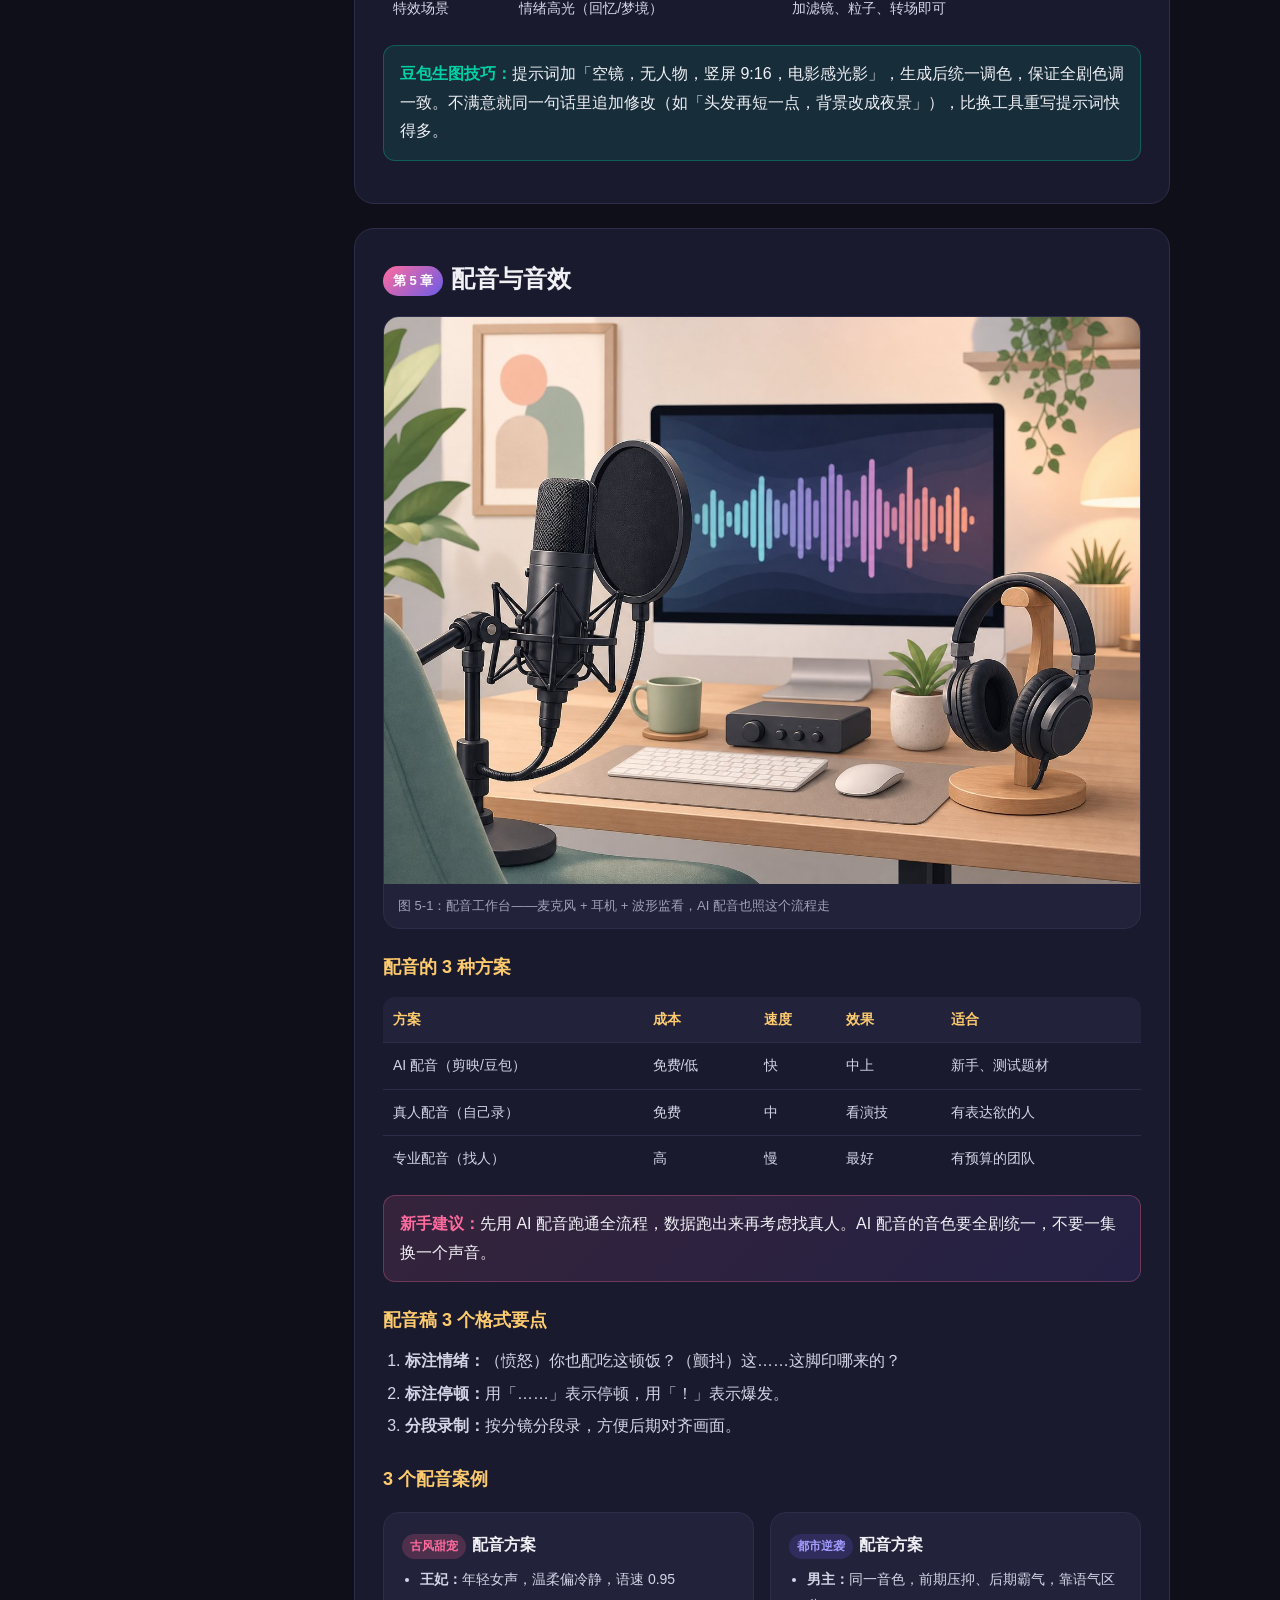
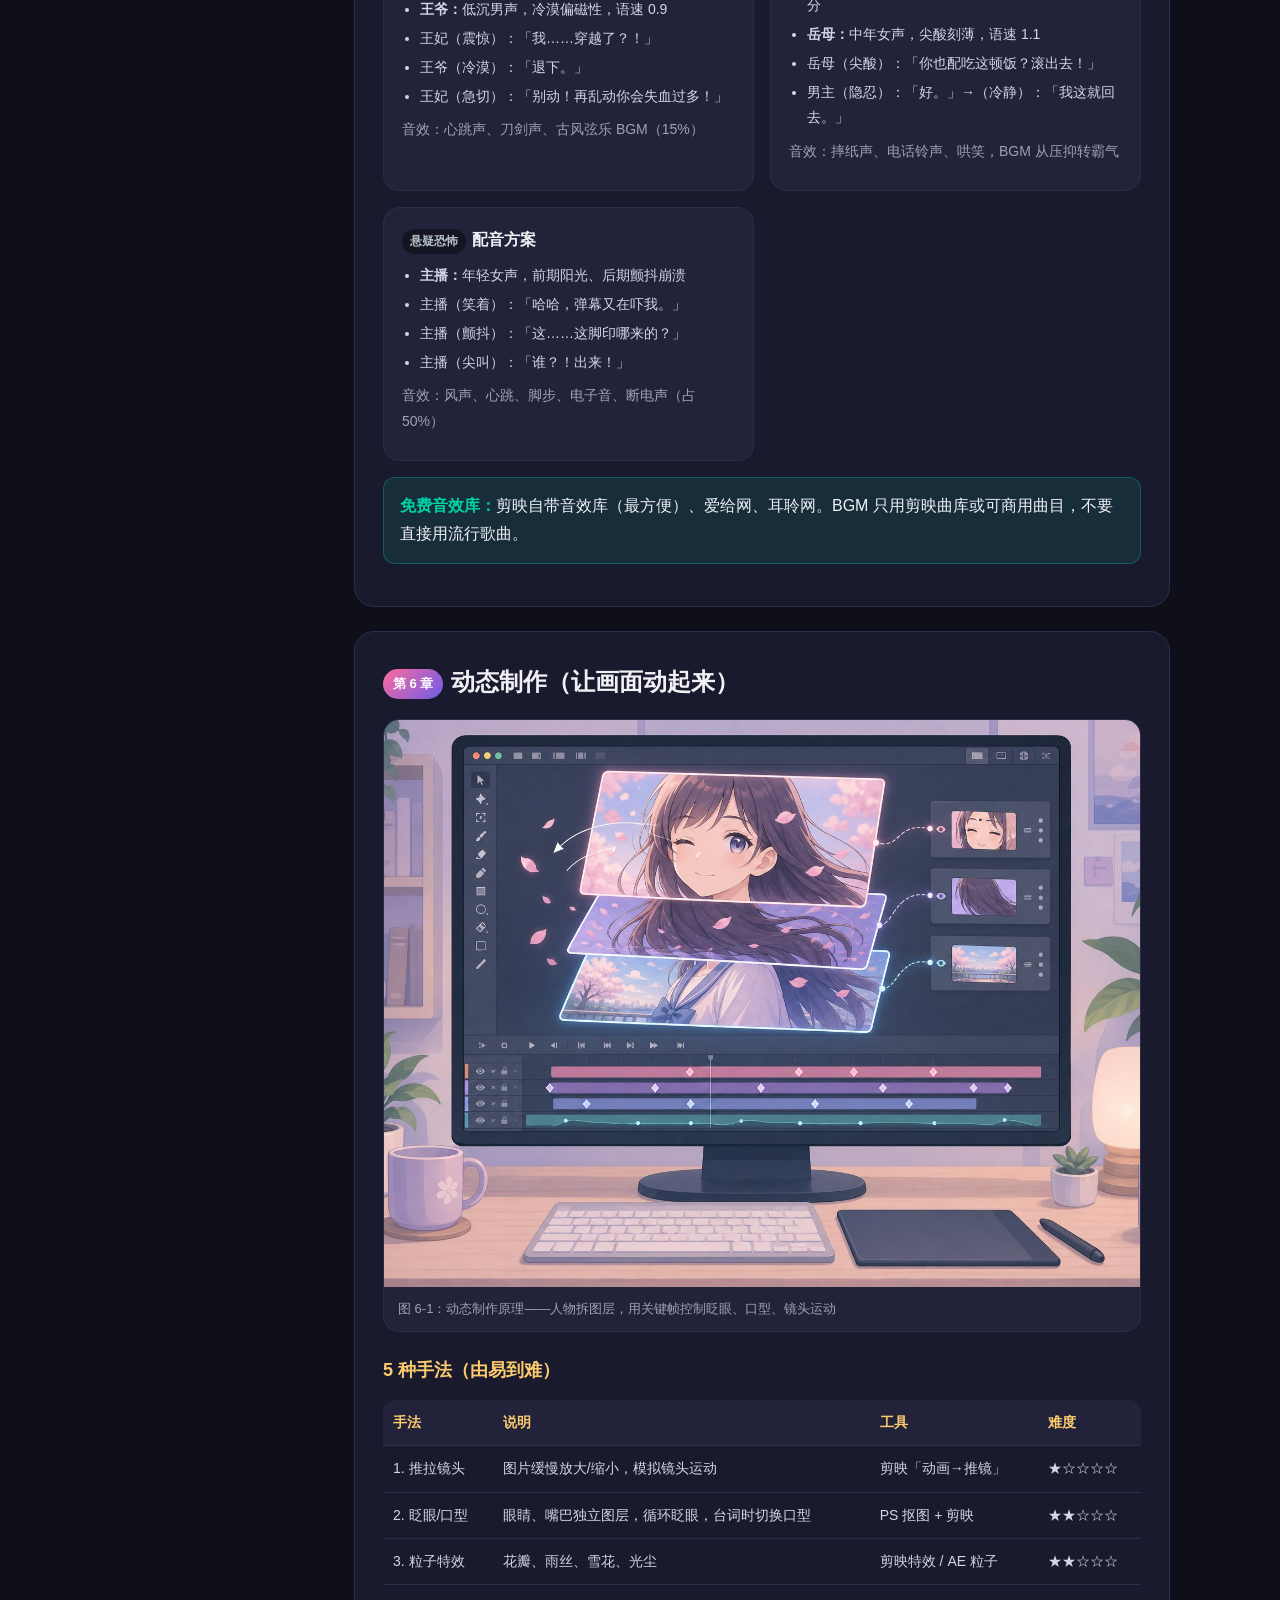
<file: tutorial/index.html>
<!DOCTYPE html>
<html lang="zh-CN">
<head>
<meta charset="UTF-8">
<meta name="viewport" content="width=device-width, initial-scale=1.0">
<title>漫剧制作零基础大白话教程</title>
<style>
:root{--bg:#0f0f1a;--card:#1a1a2e;--card2:#22223a;--accent:#ff6b9d;--accent2:#6c5ce7;--gold:#fdcb6e;--green:#00d2a8;--text:#f0f0f5;--muted:#a0a0b8;--border:#2d2d4a}
*{box-sizing:border-box;margin:0;padding:0}
body{font-family:-apple-system,"PingFang SC","Microsoft YaHei",sans-serif;background:var(--bg);color:var(--text);line-height:1.8}
a{color:var(--accent);text-decoration:none}
.topbar{position:sticky;top:0;z-index:100;background:rgba(15,15,26,.92);backdrop-filter:blur(12px);border-bottom:1px solid var(--border);padding:12px 20px;display:flex;align-items:center;gap:12px}
.topbar .logo{font-size:20px;font-weight:800;background:linear-gradient(90deg,var(--accent),var(--accent2));-webkit-background-clip:text;-webkit-text-fill-color:transparent}
.topbar .sub{color:var(--muted);font-size:13px}
.progress-wrap{flex:1;height:6px;background:var(--card2);border-radius:99px;overflow:hidden;max-width:300px}
.progress-bar{height:100%;background:linear-gradient(90deg,var(--accent),var(--accent2));width:0%;transition:width .3s}
.hero{max-width:1100px;margin:0 auto;padding:40px 20px 20px;text-align:center}
.hero h1{font-size:clamp(28px,5vw,48px);font-weight:900;line-height:1.3}
.hero h1 span{background:linear-gradient(90deg,var(--accent),var(--gold));-webkit-background-clip:text;-webkit-text-fill-color:transparent}
.hero p{color:var(--muted);max-width:700px;margin:16px auto;font-size:16px}
.hero-img{max-width:420px;width:100%;border-radius:20px;box-shadow:0 20px 60px rgba(255,107,157,.25);margin:20px auto;display:block}
.badge-row{display:flex;gap:8px;justify-content:center;flex-wrap:wrap;margin:16px 0}
.badge{background:var(--card2);border:1px solid var(--border);padding:6px 14px;border-radius:99px;font-size:13px;color:var(--muted)}
.badge b{color:var(--text)}
.layout{max-width:1100px;margin:0 auto;padding:0 20px 60px;display:grid;grid-template-columns:220px 1fr;gap:24px}
@media(max-width:800px){.layout{grid-template-columns:1fr}.sidebar{display:none}}
.sidebar{position:sticky;top:70px;height:fit-content;background:var(--card);border:1px solid var(--border);border-radius:16px;padding:16px}
.sidebar h3{font-size:14px;color:var(--muted);margin-bottom:10px;letter-spacing:1px}
.sidebar a{display:block;padding:8px 10px;border-radius:8px;color:var(--muted);font-size:14px}
.sidebar a:hover,.sidebar a.active{background:var(--card2);color:var(--text)}
.chapter{background:var(--card);border:1px solid var(--border);border-radius:20px;padding:28px;margin-bottom:24px}
.chapter h2{font-size:24px;margin-bottom:6px}
.chapter h2 .num{display:inline-block;background:linear-gradient(135deg,var(--accent),var(--accent2));color:#fff;font-size:13px;padding:3px 10px;border-radius:99px;margin-right:8px;vertical-align:middle}
.chapter h3{font-size:18px;margin:22px 0 10px;color:var(--gold)}
.chapter p{color:#d5d5e8;margin:8px 0}
.chapter ul,.chapter ol{margin:8px 0 8px 22px;color:#d5d5e8}
.chapter li{margin:4px 0}
.callout{background:linear-gradient(135deg,rgba(255,107,157,.12),rgba(108,92,231,.12));border:1px solid rgba(255,107,157,.3);border-radius:12px;padding:14px 16px;margin:14px 0}
.callout b{color:var(--accent)}
.tip{background:rgba(0,210,168,.1);border:1px solid rgba(0,210,168,.3);border-radius:12px;padding:14px 16px;margin:14px 0}
.tip b{color:var(--green)}
.warn{background:rgba(253,203,110,.1);border:1px solid rgba(253,203,110,.3);border-radius:12px;padding:14px 16px;margin:14px 0}
.warn b{color:var(--gold)}
table{width:100%;border-collapse:collapse;margin:14px 0;font-size:14px;overflow:hidden;border-radius:12px}
th{background:var(--card2);padding:10px;text-align:left;color:var(--gold)}
td{padding:10px;border-top:1px solid var(--border);color:#d5d5e8;vertical-align:top}
tr:hover td{background:rgba(255,255,255,.02)}
.flow{display:flex;flex-wrap:wrap;gap:8px;align-items:center;margin:16px 0}
.flow .step{background:var(--card2);border:1px solid var(--border);padding:10px 16px;border-radius:12px;font-weight:700;font-size:14px;text-align:center}
.flow .step small{display:block;font-weight:400;color:var(--muted);font-size:12px}
.flow .arrow{color:var(--accent);font-weight:900;font-size:18px}
.case-grid{display:grid;grid-template-columns:repeat(auto-fit,minmax(280px,1fr));gap:16px;margin:16px 0}
.case-card{background:var(--card2);border:1px solid var(--border);border-radius:16px;padding:18px}
.case-card h4{font-size:16px;margin-bottom:8px}
.case-card .tag{display:inline-block;font-size:12px;padding:2px 8px;border-radius:99px;margin-right:6px}
.tag-pink{background:rgba(255,107,157,.2);color:var(--accent)}
.tag-blue{background:rgba(108,92,231,.2);color:#a29bfe}
.tag-dark{background:rgba(0,0,0,.4);color:#b2bec3}
.case-card p,.case-card li{font-size:14px;color:#d5d5e8}
.case-card ul{margin-left:18px}
.img-row{display:grid;grid-template-columns:repeat(auto-fit,minmax(240px,1fr));gap:16px;margin:16px 0}
.img-row figure{background:var(--card2);border-radius:16px;overflow:hidden;border:1px solid var(--border)}
.img-row img{width:100%;display:block;aspect-ratio:4/3;object-fit:cover}
.img-row figcaption{padding:10px 14px;font-size:13px;color:var(--muted)}
.checklist{list-style:none;margin:12px 0}
.checklist li{padding:8px 12px;background:var(--card2);border-radius:10px;margin:6px 0;font-size:14px}
.checklist li::before{content:"☐ ";color:var(--accent);font-weight:900}
.prompt-box{background:#0a0a14;border:1px solid var(--border);border-radius:12px;padding:14px;font-family:monospace;font-size:13px;color:#a5f3c5;margin:10px 0;white-space:pre-wrap;word-break:break-all;position:relative}
.copy-btn{position:absolute;top:8px;right:8px;background:var(--accent2);color:#fff;border:none;padding:4px 10px;border-radius:6px;font-size:12px;cursor:pointer}
.plan{display:grid;grid-template-columns:repeat(auto-fit,minmax(200px,1fr));gap:12px;margin:14px 0}
.plan-card{background:var(--card2);border-radius:14px;padding:16px;border-top:4px solid var(--accent)}
.plan-card:nth-child(2){border-top-color:var(--accent2)}
.plan-card:nth-child(3){border-top-color:var(--gold)}
.plan-card h4{margin-bottom:6px}
.plan-card p{font-size:13px;color:var(--muted)}
.footer{text-align:center;color:var(--muted);font-size:13px;padding:30px 20px;border-top:1px solid var(--border)}
.toc-mobile{display:none}
@media(max-width:800px){.toc-mobile{display:block;margin-bottom:12px}.toc-mobile select{width:100%;padding:10px;border-radius:10px;background:var(--card2);color:var(--text);border:1px solid var(--border)}}
</style>
</head>
<body>
<div class="topbar">
  <div class="logo">🎬 漫剧制作教程</div>
  <div class="sub">零基础 · 大白话 · 图文并茂 · 以豆包为准</div>
  <div class="progress-wrap"><div class="progress-bar" id="progressBar"></div></div>
</div>

<div class="hero">
  <h1>从零开始学<span>漫剧制作</span><br>大白话图文教程</h1>
  <p>漫剧 = 漫画的画面 + 动画的动态 + 短剧的节奏 + 配音的情绪。本教程按「概念 → 流程 → 每个环节的多个实战案例 → 完整成片拆解」编写，零基础照着做就能出第一条漫剧。<b>工具以豆包为准</b>：选题、剧本、分镜、提示词、配音稿全用豆包，生图用豆包生图，剪辑动态用剪映——每步都有图解和可复制提示词。</p>
  <img class="hero-img" src="assets/hero-manhua.jpg" alt="漫剧封面示意">
  <div class="badge-row">
    <span class="badge">📚 <b>11 章</b>完整内容</span>
    <span class="badge">🖼 <b>10+ 张</b>步骤图解</span>
    <span class="badge">🤖 <b>豆包</b>全流程提示词</span>
    <span class="badge">⏱ <b>30 天</b>学习计划</span>
    <span class="badge">💰 <b>0 元</b>起步方案</span>
  </div>
  <div class="flow" style="justify-content:center">
    <div class="step">选题<small>定方向</small></div><span class="arrow">→</span>
    <div class="step">剧本<small>定剧情</small></div><span class="arrow">→</span>
    <div class="step">分镜<small>定镜头</small></div><span class="arrow">→</span>
    <div class="step">角色场景<small>定画面</small></div><span class="arrow">→</span>
    <div class="step">配音<small>定情绪</small></div><span class="arrow">→</span>
    <div class="step">动态<small>让图动</small></div><span class="arrow">→</span>
    <div class="step">剪辑<small>定节奏</small></div><span class="arrow">→</span>
    <div class="step">发布<small>定流量</small></div>
  </div>
</div>

<div class="layout">
  <aside class="sidebar" id="sidebar">
    <h3>📖 目录</h3>
    <a href="#ch0">第 0 章 · 概念</a>
    <a href="#ch1">第 1 章 · 工具箱</a>
    <a href="#ch2">第 2 章 · 剧本</a>
    <a href="#ch3">第 3 章 · 分镜</a>
    <a href="#ch4">第 4 章 · 角色场景</a>
    <a href="#ch5">第 5 章 · 配音</a>
    <a href="#ch6">第 6 章 · 动态</a>
    <a href="#ch7">第 7 章 · 剪辑</a>
    <a href="#ch8">第 8 章 · 发布</a>
    <a href="#ch9">第 9 章 · 完整案例</a>
    <a href="#ch10">第 10 章 · 避坑+计划</a>
  </aside>

  <main>
    <div class="toc-mobile"><select onchange="location.hash=this.value"><option value="">📖 跳转到章节…</option><option value="#ch0">第 0 章 · 概念</option><option value="#ch1">第 1 章 · 工具箱</option><option value="#ch2">第 2 章 · 剧本</option><option value="#ch3">第 3 章 · 分镜</option><option value="#ch4">第 4 章 · 角色场景</option><option value="#ch5">第 5 章 · 配音</option><option value="#ch6">第 6 章 · 动态</option><option value="#ch7">第 7 章 · 剪辑</option><option value="#ch8">第 8 章 · 发布</option><option value="#ch9">第 9 章 · 完整案例</option><option value="#ch10">第 10 章 · 避坑+计划</option></select></div>

    <!-- CH0 -->
    <section class="chapter" id="ch0">
      <h2><span class="num">第 0 章</span>先搞懂漫剧到底是什么</h2>
      <p>想象一下：你刷到一条竖屏视频，画面是精美的漫画风，人物会眨眼、转头，背景有飘落的花瓣，耳边传来配音和 BGM，剧情像短剧一样一集接一集——<b>这就是漫剧</b>。</p>
      <div class="callout"><b>大白话记忆法：</b>漫剧就是「用漫画当底图，用动画的手法让它动起来，再配上短剧的台词和节奏」。</div>
      <h3>漫剧 vs 其他形式</h3>
      <table>
        <tr><th>形式</th><th>画面</th><th>动态</th><th>配音</th><th>成本</th><th>适合</th></tr>
        <tr><td>漫画/条漫</td><td>静态图</td><td>无</td><td>无</td><td>低</td><td>喜欢画画的人</td></tr>
        <tr><td>有声剧</td><td>无画面</td><td>无</td><td>有</td><td>低</td><td>听故事的人</td></tr>
        <tr><td>真人短剧</td><td>真人实拍</td><td>全动态</td><td>现场收音</td><td>高</td><td>有演员/设备的人</td></tr>
        <tr><td>传统动画</td><td>手绘/3D</td><td>全动态</td><td>专业配音</td><td>很高</td><td>团队</td></tr>
        <tr><td><b>漫剧</b></td><td><b>漫画风插画</b></td><td><b>局部动态</b></td><td><b>AI/真人</b></td><td><b>中低</b></td><td><b>个人/小团队，新手友好</b></td></tr>
      </table>
      <h3>漫剧的 4 种常见类型</h3>
      <ol>
        <li><b>动态漫（图层动画型）：</b>最主流。把漫画拆成人物层、背景层、特效层，做眨眼、口型、推拉镜头。</li>
        <li><b>条漫改编型：</b>把现成的条漫直接做动态化，适合有 IP 的团队。</li>
        <li><b>AI 漫剧：</b>AI 生成画面+配音+动效，速度最快，适合测试题材。</li>
        <li><b>竖屏漫剧：</b>专为抖音/快手优化，9:16 竖屏，单集 1-3 分钟，强钩子、强反转。</li>
      </ol>
      <div class="tip"><b>新手建议：</b>从「动态漫 + 竖屏」起步，成本最低、变现最快。</div>
      <h3>全流程产出物</h3>
      <table>
        <tr><th>环节</th><th>产出物</th><th>一句话说明</th></tr>
        <tr><td>选题</td><td>一句话梗概</td><td>决定你做什么，不做错方向</td></tr>
        <tr><td>剧本</td><td>分集大纲+台词稿</td><td>决定观众看不看得下去</td></tr>
        <tr><td>分镜</td><td>分镜表+草图</td><td>把文字变成镜头</td></tr>
        <tr><td>角色/场景</td><td>设定表+场景图</td><td>决定画面好不好看</td></tr>
        <tr><td>配音</td><td>干声+混音</td><td>决定情绪对不对</td></tr>
        <tr><td>动态</td><td>动效工程文件</td><td>让画面活起来</td></tr>
        <tr><td>剪辑</td><td>成片 MP4</td><td>决定节奏和完播率</td></tr>
        <tr><td>发布</td><td>标题/封面/简介</td><td>决定有没有人点进来</td></tr>
      </table>
      <div class="warn"><b>新手最大的误区：</b>一上来就画图做动画。正确顺序是先把剧本和分镜做扎实——<b>剧本不行，画面再美也没人看完</b>。</div>
    </section>

    <!-- CH1 -->
    <section class="chapter" id="ch1">
      <h2><span class="num">第 1 章</span>工具箱（以豆包为核心）</h2>
      <p>原则：<b>先用免费工具跑通全流程，再考虑付费升级</b>。全流程只需 2 个核心工具：<b>豆包（AI 大脑）+ 剪映（制作车间）</b>。</p>
      <div class="img-row">
        <figure><img src="assets/doubao-script.jpg" alt="用豆包写剧本"><figcaption>图 1-1：用豆包写剧本——把选题告诉豆包，它直接输出大纲+台词+分镜表</figcaption></figure>
      </div>
      <div class="callout"><b>为什么以豆包为准？</b>① 免费、中文理解强，写剧本台词最像「人话」；② 能写（剧本/分镜/提示词）也能画（生图），一个工具干三件事；③ 和剪映同属字节生态，产物无缝衔接。出问题先怀疑提示词，不要急着换工具。</div>
      <table>
        <tr><th>环节</th><th>首选（以豆包为准）</th><th>备选</th><th>说明</th></tr>
        <tr><td>选题/剧本/台词</td><td><b>豆包</b></td><td>ChatGPT、Kimi</td><td>附录 D 提示词直接出大纲+台词稿</td></tr>
        <tr><td>分镜表</td><td><b>豆包</b></td><td>手画草图</td><td>按 6 要素直接输出表格</td></tr>
        <tr><td>画图/生图</td><td><b>豆包生图</b></td><td>即梦AI、SD本地</td><td>发附录 B 提示词即可出图</td></tr>
        <tr><td>配音稿</td><td><b>豆包</b>（情绪标注稿）</td><td>—</td><td>稿子给剪映 AI 配音用</td></tr>
        <tr><td>配音</td><td>剪映AI配音</td><td>豆包语音试听、真人</td><td>音色全剧统一</td></tr>
        <tr><td>动态</td><td>剪映（关键帧）</td><td>AE入门、Live2D免费版</td><td>新手用剪映足够</td></tr>
        <tr><td>剪辑</td><td>剪映手机版</td><td>剪映电脑版、达芬奇</td><td>配音+动态+剪辑三合一</td></tr>
        <tr><td>封面/字幕</td><td>剪映、醒图</td><td>Canva</td><td>封面大字对比要强</td></tr>
      </table>
      <h3>新手推荐的一套组合</h3>
      <ul>
        <li><b>纯手机路线（零成本）：</b>豆包 App（选题→剧本→分镜→提示词→生图）+ 剪映手机版（配音+动态+剪辑）</li>
        <li><b>电脑路线（效率更高）：</b>豆包网页版 + 剪映电脑版（改图用 Krita）</li>
        <li><b>进阶路线：</b>豆包打底 + AE 做动态 + PR/达芬奇剪辑 + Live2D 骨骼动画</li>
      </ul>
      <div class="tip"><b>记忆法：</b>豆包是编剧部，剪映是制片厂。所有「想」的事问豆包，所有「做」的事在剪映。</div>
      <h3>案例：豆包 + 剪映，10 分钟做出第一条漫剧</h3>
      <ol>
        <li>打开<b>豆包</b> → 发附录 D「单集剧本提示词」+ 你的选题 → 复制台词稿</li>
        <li>豆包生图 → 生成 1 张漫画风竖屏图 → 保存到相册</li>
        <li>打开<b>剪映</b> → 新建项目 → 导入这张图</li>
        <li>点击「文本 → 智能配音」→ 粘贴台词 → 选音色 → 生成配音</li>
        <li>选中图片 → 点击「动画」→ 选「推镜」→ 设置 3 秒；「音频 → 音乐」选 BGM，音量 15%</li>
        <li>「文本 → 新建文本」输入字幕（黄色描边）→ 导出 1080×1920 → 发布</li>
      </ol>
      <div class="tip"><b>记住：</b>这 6 步就是漫剧的最小闭环。先做出一条丑的，再做一条美的。</div>
    </section>

    <!-- CH2 -->
    <section class="chapter" id="ch2">
      <h2><span class="num">第 2 章</span>选题与剧本</h2>
      <div class="img-row">
        <figure><img src="assets/topic-idea.jpg" alt="选题构思"><figcaption>图 2-1：选题构思——脑图发散 + 刷平台找感觉，再用 3 个问题收敛</figcaption></figure>
      </div>
      <h3>选题：3 个问题</h3>
      <ol>
        <li><b>题材对不对？</b>新手优先选：古风甜宠、都市逆袭、霸总虐恋、悬疑恐怖、校园青春。</li>
        <li><b>钩子够不够？</b>公式：身份反差 + 悬念 + 情绪，一句话让人想点进来。</li>
        <li><b>能不能持续产出？</b>选一个能连载 20 集以上的画风。</li>
      </ol>
      <div class="callout"><b>选题公式（套用即可）：</b><br>古风甜宠：[冷酷王爷] × [穿越小医女] + 一见钟情<br>都市逆袭：[被抛弃的赘婿] + [隐藏身份] + 打脸逆袭<br>悬疑恐怖：[深夜直播] + [禁忌规则] + 层层反转</div>
      <h3>单集结构：3 秒钩子 + 30 秒铺垫 + 60 秒冲突 + 30 秒反转</h3>
      <table>
        <tr><th>时间</th><th>作用</th><th>例子</th></tr>
        <tr><td>0-3 秒（钩子）</td><td>必须有冲突或悬念，不能有片头</td><td>「你不是说你只是个送外卖的吗？！」</td></tr>
        <tr><td>3-30 秒（铺垫）</td><td>交代人物关系和处境</td><td>快速带入</td></tr>
        <tr><td>30-90 秒（冲突）</td><td>冲突升级，情绪拉满</td><td>观众开始上头</td></tr>
        <tr><td>90-120 秒（反转）</td><td>抛出新信息或反转</td><td>逼观众点下一集</td></tr>
      </table>
      <h3>3 个完整剧本案例</h3>
      <div class="case-grid">
        <div class="case-card">
          <h4><span class="tag tag-pink">古风甜宠</span>《医妃倾城》第 1 集</h4>
          <p><b>梗概：</b>现代外科医生穿越成被冷落的王妃，第一天就救了刺杀王爷的刺客。</p>
          <ul>
            <li>0-3s 王妃睁眼：「我……穿越了？！」+心跳声</li>
            <li>3-15s 旁白：三月前她嫁入王府，王爷从未正眼看过她</li>
            <li>15-40s 刺客闯入，王爷受伤倒地</li>
            <li>40-70s 王妃按压伤口：「别动！再乱动你会失血过多！」</li>
            <li>70-100s 王爷睁眼：「你……会医术？」</li>
            <li>100-120s 王妃内心：这王爷……好像认识我？（悬念黑屏）</li>
          </ul>
          <p style="color:var(--green);margin-top:8px">✓ 3 秒有穿越钩子，结尾「好像认识我」留悬念</p>
        </div>
        <div class="case-card">
          <h4><span class="tag tag-blue">都市逆袭</span>《赘婿归来》第 1 集</h4>
          <p><b>梗概：</b>被全家看不起的赘婿，在岳父寿宴上被当众羞辱，却接到「少爷，集团等您回去」。</p>
          <ul>
            <li>0-3s 岳母摔红包：「你也配吃这顿饭？滚出去！」</li>
            <li>3-20s 男主低头，众人嘲笑，旁白：他忍了三年</li>
            <li>20-50s 岳父宣布断绝关系</li>
            <li>50-80s 手机震动：「少爷，董事长病危，集团等您回去」</li>
            <li>80-110s 男主抬头，眼神变冷：「好，我这就回去」</li>
            <li>110-120s 岳母愣住：「他刚才说什么？」（悬念）</li>
          </ul>
          <p style="color:var(--green);margin-top:8px">✓ 开头羞辱冲突强，「少爷」是身份反差钩子</p>
        </div>
        <div class="case-card">
          <h4><span class="tag tag-dark">悬疑恐怖</span>《深夜直播》第 1 集</h4>
          <p><b>梗概：</b>主播在废弃医院直播探灵，弹幕刷出「主播，别回头，你身后站着一个人」。</p>
          <ul>
            <li>0-3s 主播对镜头笑，弹幕：主播，别回头！</li>
            <li>3-20s 主播转身，空无一人：「哈哈吓我？」</li>
            <li>20-50s 弹幕刷屏「他动了」，主播笑容僵住</li>
            <li>50-80s 墙面湿脚印：「这……这脚印哪来的？」</li>
            <li>80-110s 主播回头，镜头剧烈晃动：「谁？！」</li>
            <li>110-120s 黑屏，系统音：直播间人数 10 万+</li>
          </ul>
          <p style="color:var(--green);margin-top:8px">✓ 靠信息差推进，结尾人数暴涨是反转钩子</p>
        </div>
      </div>
      <h3>剧本写作 5 个铁律</h3>
      <ol>
        <li><b>台词要短：</b>每句不超过 15 字，长台词拆成两句。</li>
        <li><b>少旁白，多对话：</b>旁白每集不超过 3 句。</li>
        <li><b>每集一个情绪点：</b>甜/虐/爽/吓，整集只打一个情绪。</li>
        <li><b>结尾必须留钩子：</b>悬念、反转、危机三选一。</li>
        <li><b>先写大纲再写台词：</b>大纲 200 字，台词 300 字。</li>
      </ol>
      <h3>用豆包 3 分钟写出一集剧本（复制即用）</h3>
      <div class="prompt-box">你是一名竖屏漫剧编剧。请为我写第 1 集剧本，要求：
1. 题材：【填：古风甜宠/都市逆袭/悬疑恐怖】；一句话梗概：【填你的想法】；
2. 时长 120 秒，按「3秒钩子+30秒铺垫+60秒冲突+30秒反转/悬念」结构；
3. 先给 200 字大纲，再给台词表（时间|画面/动作|台词|音效/BGM 四列）；
4. 每句台词不超过 15 字，旁白不超过 3 句，台词前标注情绪；
5. 结尾必须留钩子（悬念/反转/危机三选一）。<button class="copy-btn" onclick="copyText(this)">复制</button></div>
      <div class="tip"><b>改编小说？</b>先用仓库 novel-templates/ 里的《豆包小说拆解模板》把小说拆成「主线+人物+爽点」，再把拆解结果粘贴给豆包套用上面的提示词——剧情骨架直接就有了。</div>
    </section>

    <!-- CH3 -->
    <section class="chapter" id="ch3">
      <h2><span class="num">第 3 章</span>分镜脚本</h2>
      <p>分镜就是<b>把剧本翻译成镜头</b>。剧本说「王妃救王爷」，分镜要拆成：王妃特写 → 王爷倒地全景 → 王妃冲过去中景 → 按压伤口特写 → 王爷睁眼近景 → 对视特写。</p>
      <div class="img-row">
        <figure><img src="assets/storyboard.jpg" alt="分镜示意"><figcaption>分镜板示意：同一场景从远景到特写的镜头变化，标注镜头运动箭头</figcaption></figure>
      </div>
      <h3>分镜表 6 要素</h3>
      <table>
        <tr><th>要素</th><th>说明</th><th>例子</th></tr>
        <tr><td>镜号</td><td>镜头编号</td><td>01、02、03</td></tr>
        <tr><td>景别</td><td>远景/全景/中景/近景/特写</td><td>特写（只拍脸）</td></tr>
        <tr><td>画面内容</td><td>这一镜拍什么</td><td>王妃睁眼，惊恐表情</td></tr>
        <tr><td>镜头运动</td><td>静止/推/拉/摇/跟</td><td>缓慢推近</td></tr>
        <tr><td>台词/音效</td><td>这一镜说什么、听什么</td><td>台词+心跳声</td></tr>
        <tr><td>时长</td><td>这一镜几秒</td><td>3 秒</td></tr>
      </table>
      <h3>景别速查（新手必背）</h3>
      <table>
        <tr><th>景别</th><th>作用</th><th>例子</th></tr>
        <tr><td>远景</td><td>交代环境</td><td>王府全貌、城市夜景</td></tr>
        <tr><td>全景</td><td>交代人物位置关系</td><td>两人站在院子里</td></tr>
        <tr><td>中景</td><td>拍到腰部以上（对话、动作）</td><td>对话戏常用</td></tr>
        <tr><td>近景</td><td>拍到肩部以上（情绪、表情）</td><td>情绪戏常用</td></tr>
        <tr><td>特写</td><td>只拍脸/手/眼睛</td><td>震惊、流泪、握拳</td></tr>
      </table>
      <div class="warn"><b>铁律：</b>对话用中景/近景，情绪用特写，交代环境用远景。<b>连续 3 个镜头不能用同一个景别</b>，否则画面会闷。</div>
      <h3>案例 A：《医妃倾城》分镜表（8 镜）</h3>
      <table>
        <tr><th>镜号</th><th>景别</th><th>画面内容</th><th>镜头运动</th><th>台词/音效</th><th>时长</th></tr>
        <tr><td>01</td><td>特写</td><td>王妃睁眼，瞳孔收缩</td><td>静止</td><td>内心：我穿越了？！+心跳</td><td>3s</td></tr>
        <tr><td>02</td><td>远景</td><td>王府夜景，灯火</td><td>缓慢推近</td><td>旁白：三月前她嫁入王府</td><td>5s</td></tr>
        <tr><td>03</td><td>中景</td><td>王爷背对王妃，冷漠转身</td><td>静止</td><td>王爷：退下</td><td>4s</td></tr>
        <tr><td>04</td><td>全景</td><td>刺客破窗而入，王爷倒地</td><td>快速摇镜</td><td>刺客：受死！+刀剑声</td><td>5s</td></tr>
        <tr><td>05</td><td>中景</td><td>王妃冲上前，跪地按压伤口</td><td>跟拍</td><td>王妃：别动！</td><td>5s</td></tr>
        <tr><td>06</td><td>特写</td><td>王妃的手按在伤口上，血流</td><td>静止</td><td>紧张鼓点</td><td>3s</td></tr>
        <tr><td>07</td><td>近景</td><td>王爷睁眼，第一次认真看她</td><td>缓慢推近</td><td>王爷：你会医术？</td><td>4s</td></tr>
        <tr><td>08</td><td>特写</td><td>王妃抬头，眼神一顿</td><td>静止</td><td>内心：他好像认识我+悬念音</td><td>3s</td></tr>
      </table>
      <h3>案例 B：羞辱戏分镜（逆袭题材）</h3>
      <p>要点：<b>先拍羞辱者，再拍被羞辱者，最后拍反转</b>。</p>
      <table>
        <tr><th>镜号</th><th>景别</th><th>画面内容</th><th>台词</th><th>时长</th></tr>
        <tr><td>01</td><td>近景</td><td>岳母冷笑，摔红包</td><td>岳母：滚出去！</td><td>3s</td></tr>
        <tr><td>02</td><td>特写</td><td>红包落在男主脚边</td><td>摔纸声</td><td>2s</td></tr>
        <tr><td>03</td><td>中景</td><td>男主低头，众人围笑</td><td>旁白：他忍了三年</td><td>5s</td></tr>
        <tr><td>04</td><td>近景</td><td>岳父宣布断绝关系</td><td>岳父：不许再踏入！</td><td>4s</td></tr>
        <tr><td>05</td><td>特写</td><td>男主手机震动</td><td>电话铃声</td><td>2s</td></tr>
        <tr><td>06</td><td>近景</td><td>男主接电话，眼神变冷</td><td>电话音：少爷，集团等您</td><td>4s</td></tr>
        <tr><td>07</td><td>中景</td><td>男主转身离开，众人愣住</td><td>岳母：他说什么？</td><td>4s</td></tr>
      </table>
      <h3>案例 C：恐怖戏分镜（悬疑题材）</h3>
      <p>要点：<b>先给观众看「异常」，再给主播看「异常」，最后给观众看「更异常」</b>，层层加码。</p>
      <table>
        <tr><th>镜号</th><th>景别</th><th>画面内容</th><th>台词/音效</th><th>时长</th></tr>
        <tr><td>01</td><td>中景</td><td>主播对镜头笑，弹幕飘过</td><td>弹幕：别回头！</td><td>3s</td></tr>
        <tr><td>02</td><td>全景</td><td>主播转身，身后空无一人</td><td>主播：哈哈吓我？</td><td>4s</td></tr>
        <tr><td>03</td><td>特写</td><td>弹幕刷屏「他动了」</td><td>电子音</td><td>3s</td></tr>
        <tr><td>04</td><td>近景</td><td>主播笑容僵住</td><td>主播：别闹了</td><td>3s</td></tr>
        <tr><td>05</td><td>特写</td><td>墙面湿脚印</td><td>脚步声</td><td>4s</td></tr>
        <tr><td>06</td><td>近景</td><td>主播颤抖回头</td><td>主播：谁？！</td><td>3s</td></tr>
        <tr><td>07</td><td>黑屏</td><td>只剩系统音</td><td>人数10万+</td><td>3s</td></tr>
      </table>
      <h3>新手做分镜的 3 个方法</h3>
      <ol>
        <li><b>豆包文字分镜（最快，推荐）：</b>把剧本发给豆包，直接要 6 要素表格（提示词见下）。</li>
        <li><b>草图分镜：</b>铅笔火柴人草图 + 镜头运动箭头。</li>
        <li><b>AI 分镜草图：</b>把豆包输出的分镜表逐镜发给豆包生图，生成每镜草图。</li>
      </ol>
      <div class="prompt-box">你是漫剧分镜师。请把我下面的剧本拆成分镜表，要求：
1. 严格输出 6 列表格：镜号|景别|画面内容|镜头运动|台词/音效|时长；
2. 每镜 2-6 秒，一集 6-10 镜，连续 3 镜不重复景别；
3. 对话用中景/近景，情绪用特写，环境用远景；
4. 第 1 镜必须是钩子（冲突/悬念），最后 1 镜必须留钩子。
剧本：【粘贴上一步豆包生成的台词稿】<button class="copy-btn" onclick="copyText(this)">复制</button></div>
    </section>

    <!-- CH4 -->
    <section class="chapter" id="ch4">
      <h2><span class="num">第 4 章</span>角色与场景设计</h2>
      <p>角色设计先做<b>「设定表」</b>：三视图（正/侧/背）+ 表情包（喜/怒/哀/乐）+ 服装配色 + 身高比例。</p>
      <div class="img-row">
        <figure><img src="assets/character-design.jpg" alt="角色设定表"><figcaption>图 4-1：角色设定表——三视图 + 表情包 + 配色标注，全剧照这张图保持统一</figcaption></figure>
        <figure><img src="assets/urban-revenge.jpg" alt="都市逆袭封面"><figcaption>图 4-2：都市逆袭风场景/封面——冷色调、强对比，和古风是两套配色逻辑</figcaption></figure>
      </div>
      <h3>画风选择</h3>
      <table>
        <tr><th>题材</th><th>推荐画风</th><th>主色</th></tr>
        <tr><td>古风甜宠</td><td>国风厚涂 / 扁平插画</td><td>粉、青、白</td></tr>
        <tr><td>都市逆袭</td><td>现代写实风 / 韩漫风</td><td>黑、白、蓝</td></tr>
        <tr><td>悬疑恐怖</td><td>暗黑风 / 水彩风</td><td>黑、灰、血红</td></tr>
      </table>
      <div class="callout"><b>关键原则：</b>一个角色只用 3 个主色（肤色+发色+服装色），全剧统一。换衣服可以，换画风不行。</div>
      <h3>3 个角色设定案例</h3>
      <div class="case-grid">
        <div class="case-card">
          <h4><span class="tag tag-pink">古风女主</span>沈清辞</h4>
          <ul>
            <li><b>身份：</b>现代外科医生穿越成的王妃，25 岁</li>
            <li><b>外貌：</b>黑长直发、杏眼、左眼下小痣（识别点）</li>
            <li><b>服装：</b>月白交领襦裙+青色披帛（日常）、红色嫁衣（高光戏）</li>
            <li><b>配色：</b>肤 #FDE8E0、发 #2B2B2B、衣 #E8F0E8</li>
            <li><b>表情包：</b>震惊、冷静、心动、愤怒</li>
          </ul>
          <div class="prompt-box">古风少女，黑长直，杏眼，左眼下小痣，月白交领襦裙，青色披帛，国风插画，精致线条，柔和配色，白色背景，三视图<button class="copy-btn" onclick="copyText(this)">复制</button></div>
        </div>
        <div class="case-card">
          <h4><span class="tag tag-blue">都市男主</span>陆沉</h4>
          <ul>
            <li><b>身份：</b>隐藏身份的集团继承人，28 岁</li>
            <li><b>外貌：</b>短发、剑眉、轮廓锋利（前期颓废、后期霸气）</li>
            <li><b>服装：</b>前期灰色卫衣+牛仔裤、后期黑西装+金丝眼镜</li>
            <li><b>配色：</b>肤 #F5D5C0、发 #1A1A1A、衣 #888888 / #111111</li>
            <li><b>表情包：</b>隐忍、冷笑、霸气、震惊</li>
          </ul>
          <div class="prompt-box">现代年轻男子，短发，剑眉，黑西装，金丝眼镜，韩漫风，冷色调，精致五官，白色背景，三视图<button class="copy-btn" onclick="copyText(this)">复制</button></div>
        </div>
        <div class="case-card">
          <h4><span class="tag tag-dark">悬疑主播</span>小北</h4>
          <ul>
            <li><b>身份：</b>探灵主播，22 岁</li>
            <li><b>外貌：</b>丸子头、圆脸、笑起来有酒窝</li>
            <li><b>服装：</b>黑色卫衣+运动裤+耳机</li>
            <li><b>配色：</b>肤 #FDE8E0、发 #3B2B20、衣 #222222</li>
            <li><b>表情包：</b>阳光笑、疑惑、惊恐、崩溃</li>
          </ul>
          <div class="prompt-box">现代少女主播，丸子头，黑色卫衣，戴耳机，暗黑悬疑风，冷色调，白色背景，三视图<button class="copy-btn" onclick="copyText(this)">复制</button></div>
        </div>
      </div>
      <h3>场景设计：3 个场景够用一集</h3>
      <table>
        <tr><th>场景</th><th>作用</th><th>制作要点</th></tr>
        <tr><td>主场景</td><td>80% 戏份都在这</td><td>做一张大图，靠推拉镜头出变化</td></tr>
        <tr><td>副场景</td><td>换气、交代环境</td><td>AI 生图快速生成</td></tr>
        <tr><td>特效场景</td><td>情绪高光（回忆/梦境）</td><td>加滤镜、粒子、转场即可</td></tr>
      </table>
      <div class="tip"><b>豆包生图技巧：</b>提示词加「空镜，无人物，竖屏 9:16，电影感光影」，生成后统一调色，保证全剧色调一致。不满意就同一句话里追加修改（如「头发再短一点，背景改成夜景」），比换工具重写提示词快得多。</div>
    </section>

    <!-- CH5 -->
    <section class="chapter" id="ch5">
      <h2><span class="num">第 5 章</span>配音与音效</h2>
      <div class="img-row">
        <figure><img src="assets/dubbing.jpg" alt="配音工作台"><figcaption>图 5-1：配音工作台——麦克风 + 耳机 + 波形监看，AI 配音也照这个流程走</figcaption></figure>
      </div>
      <h3>配音的 3 种方案</h3>
      <table>
        <tr><th>方案</th><th>成本</th><th>速度</th><th>效果</th><th>适合</th></tr>
        <tr><td>AI 配音（剪映/豆包）</td><td>免费/低</td><td>快</td><td>中上</td><td>新手、测试题材</td></tr>
        <tr><td>真人配音（自己录）</td><td>免费</td><td>中</td><td>看演技</td><td>有表达欲的人</td></tr>
        <tr><td>专业配音（找人）</td><td>高</td><td>慢</td><td>最好</td><td>有预算的团队</td></tr>
      </table>
      <div class="callout"><b>新手建议：</b>先用 AI 配音跑通全流程，数据跑出来再考虑找真人。AI 配音的音色要全剧统一，不要一集换一个声音。</div>
      <h3>配音稿 3 个格式要点</h3>
      <ol>
        <li><b>标注情绪：</b>（愤怒）你也配吃这顿饭？（颤抖）这……这脚印哪来的？</li>
        <li><b>标注停顿：</b>用「……」表示停顿，用「！」表示爆发。</li>
        <li><b>分段录制：</b>按分镜分段录，方便后期对齐画面。</li>
      </ol>
      <h3>3 个配音案例</h3>
      <div class="case-grid">
        <div class="case-card">
          <h4><span class="tag tag-pink">古风甜宠</span>配音方案</h4>
          <ul>
            <li><b>王妃：</b>年轻女声，温柔偏冷静，语速 0.95</li>
            <li><b>王爷：</b>低沉男声，冷漠偏磁性，语速 0.9</li>
            <li>王妃（震惊）：「我……穿越了？！」</li>
            <li>王爷（冷漠）：「退下。」</li>
            <li>王妃（急切）：「别动！再乱动你会失血过多！」</li>
          </ul>
          <p style="color:var(--muted)">音效：心跳声、刀剑声、古风弦乐 BGM（15%）</p>
        </div>
        <div class="case-card">
          <h4><span class="tag tag-blue">都市逆袭</span>配音方案</h4>
          <ul>
            <li><b>男主：</b>同一音色，前期压抑、后期霸气，靠语气区分</li>
            <li><b>岳母：</b>中年女声，尖酸刻薄，语速 1.1</li>
            <li>岳母（尖酸）：「你也配吃这顿饭？滚出去！」</li>
            <li>男主（隐忍）：「好。」→（冷静）：「我这就回去。」</li>
          </ul>
          <p style="color:var(--muted)">音效：摔纸声、电话铃声、哄笑，BGM 从压抑转霸气</p>
        </div>
        <div class="case-card">
          <h4><span class="tag tag-dark">悬疑恐怖</span>配音方案</h4>
          <ul>
            <li><b>主播：</b>年轻女声，前期阳光、后期颤抖崩溃</li>
            <li>主播（笑着）：「哈哈，弹幕又在吓我。」</li>
            <li>主播（颤抖）：「这……这脚印哪来的？」</li>
            <li>主播（尖叫）：「谁？！出来！」</li>
          </ul>
          <p style="color:var(--muted)">音效：风声、心跳、脚步、电子音、断电声（占 50%）</p>
        </div>
      </div>
      <div class="tip"><b>免费音效库：</b>剪映自带音效库（最方便）、爱给网、耳聆网。BGM 只用剪映曲库或可商用曲目，不要直接用流行歌曲。</div>
    </section>

    <!-- CH6 -->
    <section class="chapter" id="ch6">
      <h2><span class="num">第 6 章</span>动态制作（让画面动起来）</h2>
      <div class="img-row">
        <figure><img src="assets/motion.jpg" alt="动态制作原理"><figcaption>图 6-1：动态制作原理——人物拆图层，用关键帧控制眨眼、口型、镜头运动</figcaption></figure>
      </div>
      <h3>5 种手法（由易到难）</h3>
      <table>
        <tr><th>手法</th><th>说明</th><th>工具</th><th>难度</th></tr>
        <tr><td>1. 推拉镜头</td><td>图片缓慢放大/缩小，模拟镜头运动</td><td>剪映「动画→推镜」</td><td>★☆☆☆☆</td></tr>
        <tr><td>2. 眨眼/口型</td><td>眼睛、嘴巴独立图层，循环眨眼，台词时切换口型</td><td>PS 抠图 + 剪映</td><td>★★☆☆☆</td></tr>
        <tr><td>3. 粒子特效</td><td>花瓣、雨丝、雪花、光尘</td><td>剪映特效 / AE 粒子</td><td>★★☆☆☆</td></tr>
        <tr><td>4. 骨骼动画</td><td>转头、走路、挥手</td><td>Live2D / Spine</td><td>★★★★☆</td></tr>
        <tr><td>5. AI 动效</td><td>静态图喂给 AI 视频工具一键生成动态</td><td>即梦视频等</td><td>★★☆☆☆</td></tr>
      </table>
      <div class="callout"><b>新手路线：</b>先用手法 1+2+3 做出第一条，再学 4 或 5。</div>
      <h3>3 个动态案例</h3>
      <div class="case-grid">
        <div class="case-card">
          <h4><span class="tag tag-pink">古风甜宠</span>花瓣 + 推镜</h4>
          <ul>
            <li><b>图层：</b>背景（桃花树）+ 人物（王妃）+ 前景（花瓣粒子）</li>
            <li><b>动态：</b>全景推近到近景（5s）→ 眨眼循环 → 花瓣飘落全程 → 台词口型切换</li>
            <li><b>工具：</b>剪映关键帧 + 贴纸 + PS 抠图</li>
          </ul>
          <p style="color:var(--green)">效果：3 秒内观众就感受到「这不是静态图」</p>
        </div>
        <div class="case-card">
          <h4><span class="tag tag-blue">都市逆袭</span>跟拍 + 眼神</h4>
          <ul>
            <li><b>图层：</b>背景（寿宴客厅）+ 人物（男主）+ 特效（手机震动）</li>
            <li><b>动态：</b>转身跟拍（关键帧平移）→ 眼神从隐忍变冷（换表情图）→ 手机抖动</li>
            <li><b>工具：</b>剪映关键帧 + 表情包切换</li>
          </ul>
          <p style="color:var(--green)">效果：跟拍有代入感，眼神变化是逆袭高光</p>
        </div>
        <div class="case-card">
          <h4><span class="tag tag-dark">悬疑恐怖</span>晃动 + 闪烁</h4>
          <ul>
            <li><b>图层：</b>背景（废弃医院）+ 人物（主播）+ 特效（灯光闪烁）</li>
            <li><b>动态：</b>手持晃动 → 灯光随机闪烁 → 脚印出现时快速摇镜</li>
            <li><b>工具：</b>剪映抖动 + 透明度关键帧</li>
          </ul>
          <p style="color:var(--green)">效果：晃动+闪烁营造不安感，观众屏住呼吸</p>
        </div>
      </div>
      <h3>动态制作检查清单</h3>
      <ul class="checklist">
        <li>每张图都有推/拉/摇/跟，没有完全静止超过 3 秒的画面</li>
        <li>人物有眨眼，台词有口型</li>
        <li>背景有粒子或光影变化</li>
        <li>镜头运动方向和剧情一致（推近=情绪聚焦，拉远=交代环境）</li>
      </ul>
    </section>

    <!-- CH7 -->
    <section class="chapter" id="ch7">
      <h2><span class="num">第 7 章</span>剪辑与包装</h2>
      <div class="img-row">
        <figure><img src="assets/editing.jpg" alt="剪辑时间线"><figcaption>图 7-1：剪辑时间线——竖屏轨道上摆好图、配音、BGM、字幕四层</figcaption></figure>
      </div>
      <h3>3 个核心：节奏、字幕、BGM</h3>
      <ul>
        <li><b>节奏：</b>每 3 秒必须有信息点（新台词/新动作/新镜头）。慢镜头只用在情绪高光。</li>
        <li><b>字幕：</b>全剧统一字体（思源黑体/站酷快乐体）、字号、颜色、描边，关键词变色。</li>
        <li><b>BGM：</b>一集 1-2 首，冲突时压低，高光时抬起。</li>
      </ul>
      <h3>3 个剪辑案例</h3>
      <div class="case-grid">
        <div class="case-card">
          <h4><span class="tag tag-pink">古风甜宠</span>情绪拉满版</h4>
          <ul>
            <li><b>节奏：</b>0-3s 快切 → 3-30s 慢铺垫 → 30-90s 快切 → 90-120s 慢推</li>
            <li><b>字幕：</b>白字黑描边，关键词「穿越」「医术」粉色</li>
            <li><b>BGM：</b>钢琴 → 紧张鼓点 → 古风弦乐</li>
            <li><b>转场：</b>回忆叠化，现实硬切</li>
          </ul>
        </div>
        <div class="case-card">
          <h4><span class="tag tag-blue">都市逆袭</span>爽感版</h4>
          <ul>
            <li><b>节奏：</b>0-3s 硬切羞辱 → 3-50s 慢铺垫 → 50-80s 快切 → 80-120s 慢推反转</li>
            <li><b>字幕：</b>白字黑描边，关键词「少爷」「集团」金色</li>
            <li><b>BGM：</b>压抑低音 → 骤停 → 霸气鼓点</li>
            <li><b>音效：</b>摔纸声+哄笑 → BGM 骤停+低音轰鸣</li>
          </ul>
        </div>
        <div class="case-card">
          <h4><span class="tag tag-dark">悬疑恐怖</span>吓人版</h4>
          <ul>
            <li><b>节奏：</b>全程慢节奏，靠音效和晃动撑恐怖感，不要快切</li>
            <li><b>字幕：</b>白字黑描边，弹幕用绿/红区分，制造直播间感</li>
            <li><b>BGM：</b>环境风声为主，BGM 只在高潮出现</li>
            <li><b>转场：</b>只用硬切和黑屏</li>
          </ul>
        </div>
      </div>
      <h3>导出规格（直接抄）</h3>
      <table>
        <tr><th>项目</th><th>规格</th></tr>
        <tr><td>分辨率</td><td>1080×1920（竖屏 9:16）</td></tr>
        <tr><td>帧率</td><td>25fps 或 30fps</td></tr>
        <tr><td>码率</td><td>8-12Mbps</td></tr>
        <tr><td>格式</td><td>MP4（H.264）</td></tr>
        <tr><td>时长</td><td>60-180 秒</td></tr>
        <tr><td>文件大小</td><td>50MB 以内</td></tr>
      </table>
    </section>

    <!-- CH8 -->
    <section class="chapter" id="ch8">
      <h2><span class="num">第 8 章</span>发布与运营</h2>
      <div class="img-row">
        <figure><img src="assets/publish.jpg" alt="发布效果"><figcaption>图 8-1：发布效果——竖屏成片 + 大字封面 + 互动引导，决定有没有人点进来</figcaption></figure>
      </div>
      <h3>平台选择</h3>
      <table>
        <tr><th>平台</th><th>适合题材</th><th>特点</th></tr>
        <tr><td>抖音</td><td>全部题材</td><td>流量最大，适合冷启动</td></tr>
        <tr><td>快手</td><td>古风、逆袭</td><td>用户粘性高，适合连载</td></tr>
        <tr><td>B站</td><td>悬疑、剧情向</td><td>用户质量高，适合长线</td></tr>
        <tr><td>小程序</td><td>霸总、甜宠</td><td>变现快，适合付费连载</td></tr>
        <tr><td>小红书</td><td>校园、日常</td><td>适合女性向题材</td></tr>
      </table>
      <div class="tip"><b>新手建议：</b>先在抖音+快手双发，测出哪个题材数据好，再深耕。</div>
      <h3>标题、封面、简介</h3>
      <ul>
        <li><b>标题公式：</b>[冲突/悬念] + [人物] + [反转]，15 字内</li>
        <li><b>封面：</b>用最有冲突的一帧，加 3-5 个大字，字号大、对比强</li>
        <li><b>简介：</b>一句话梗概 + 「连载中，点关注不迷路」+ 话题标签</li>
      </ul>
      <h3>3 个发布案例</h3>
      <div class="case-grid">
        <div class="case-card">
          <h4><span class="tag tag-pink">古风甜宠</span>《医妃倾城》</h4>
          <ul>
            <li><b>标题：</b>穿越王妃救王爷，冷酷王爷竟说认识她？！</li>
            <li><b>封面：</b>按压伤口+对视，加字「他认识我？」</li>
            <li><b>时间：</b>19:00-21:00（女性用户活跃时段）</li>
            <li><b>运营：</b>评论区置顶「王爷到底认不认识她？」</li>
          </ul>
        </div>
        <div class="case-card">
          <h4><span class="tag tag-blue">都市逆袭</span>《赘婿归来》</h4>
          <ul>
            <li><b>标题：</b>被赶出家门那天，他接到了一个电话</li>
            <li><b>封面：</b>被摔红包+转身冷眼，加字「少爷？」</li>
            <li><b>时间：</b>12:00-13:00、19:00-21:00 双高峰</li>
            <li><b>运营：</b>评论区置顶「他到底是什么身份？」</li>
          </ul>
        </div>
        <div class="case-card">
          <h4><span class="tag tag-dark">悬疑恐怖</span>《深夜直播》</h4>
          <ul>
            <li><b>标题：</b>主播别回头！弹幕说她身后站着人</li>
            <li><b>封面：</b>惊恐回头+墙面脚印，加字「别回头」</li>
            <li><b>时间：</b>22:00-24:00（夜晚看效果最好）</li>
            <li><b>运营：</b>评论区置顶「你们看到脚印了吗？」</li>
          </ul>
        </div>
      </div>
    </section>

    <!-- CH9 -->
    <section class="chapter" id="ch9">
      <h2><span class="num">第 9 章</span>3 个完整实战案例（从 0 到成片）</h2>
      <div class="img-row">
        <figure><img src="assets/hero-manhua.jpg" alt="医妃倾城封面" style="aspect-ratio:9/16"><figcaption>图 9-1：《医妃倾城》成片封面效果（古风甜宠）</figcaption></figure>
        <figure><img src="assets/urban-revenge.jpg" alt="赘婿归来封面" style="aspect-ratio:9/16"><figcaption>图 9-2：《赘婿归来》成片封面效果（都市逆袭）</figcaption></figure>
        <figure><img src="assets/horror-live.jpg" alt="深夜直播封面" style="aspect-ratio:9/16"><figcaption>图 9-3：《深夜直播》成片封面效果（悬疑恐怖）</figcaption></figure>
      </div>
      <div class="case-grid">
        <div class="case-card">
          <h4>案例一：《医妃倾城》古风甜宠</h4>
          <p><span class="tag tag-pink">难度 ★★☆☆☆</span> <span class="tag tag-blue">约 2 小时</span> <span class="tag tag-dark">0 元</span></p>
          <ol style="margin-top:8px">
            <li><b>选题（5min）：</b>古风甜宠，梗概「穿越医女 × 冷酷王爷」</li>
            <li><b>剧本（15min）：</b>120 秒台词稿，检查钩子/冲突/悬念</li>
            <li><b>分镜（10min）：</b>8 镜分镜表，标注景别和时长</li>
            <li><b>角色场景（15min）：</b>豆包生图生成设定图+场景图，统一调色</li>
            <li><b>配音（10min）：</b>豆包写配音稿 → 剪映 AI 配音，按分镜分段生成</li>
            <li><b>动态（20min）：</b>关键帧推镜+花瓣粒子+眨眼口型</li>
            <li><b>剪辑（15min）：</b>加字幕/BGM/音效，导出 1080×1920</li>
            <li><b>发布（5min）：</b>19:00 发布，评论区置顶引导问题</li>
          </ol>
          <p style="color:var(--green);margin-top:8px">产出：1 条 120 秒漫剧 · 适合零基础第一次做</p>
        </div>
        <div class="case-card">
          <h4>案例二：《赘婿归来》都市逆袭</h4>
          <p><span class="tag tag-pink">难度 ★★★☆☆</span> <span class="tag tag-blue">约 2.5 小时</span> <span class="tag tag-dark">0-50 元</span></p>
          <ol style="margin-top:8px">
            <li><b>选题（5min）：</b>都市逆袭，梗概「赘婿 × 隐藏身份」</li>
            <li><b>剧本（15min）：</b>120 秒台词稿，打磨羞辱戏和反转</li>
            <li><b>分镜（10min）：</b>7 镜分镜表，注意羞辱戏镜头顺序</li>
            <li><b>角色场景（20min）：</b>豆包生图生成男主两套服装+寿宴客厅，统一冷色调</li>
            <li><b>配音（10min）：</b>豆包写配音稿 → 同一音色靠语气区分前后</li>
            <li><b>动态（25min）：</b>跟拍转身+眼神切换+手机震动</li>
            <li><b>剪辑（20min）：</b>关键词金色字幕，BGM 从压抑转霸气</li>
            <li><b>发布（5min）：</b>12:00 和 19:00 双发测试</li>
          </ol>
          <p style="color:var(--green);margin-top:8px">产出：1 条 120 秒漫剧 · 适合男性向、爽文题材</p>
        </div>
        <div class="case-card">
          <h4>案例三：《深夜直播》悬疑恐怖</h4>
          <p><span class="tag tag-pink">难度 ★★★★☆</span> <span class="tag tag-blue">约 3 小时</span> <span class="tag tag-dark">0-50 元</span></p>
          <ol style="margin-top:8px">
            <li><b>选题（5min）：</b>悬疑恐怖，梗概「探灵直播 × 弹幕警告」</li>
            <li><b>剧本（20min）：</b>120 秒台词稿，设计信息差和层层加码</li>
            <li><b>分镜（15min）：</b>7 镜分镜表，注意恐怖戏镜头顺序</li>
            <li><b>角色场景（20min）：</b>豆包生图生成主播+废弃医院，统一暗黑冷色调</li>
            <li><b>配音（15min）：</b>豆包写配音稿 → 从阳光到崩溃的情绪递进，音效占 50%</li>
            <li><b>动态（30min）：</b>手持晃动+灯光闪烁+摇镜扫脚印</li>
            <li><b>剪辑（25min）：</b>慢节奏，弹幕字幕区分，黑屏转场</li>
            <li><b>发布（5min）：</b>22:00 夜晚发布</li>
          </ol>
          <p style="color:var(--green);margin-top:8px">产出：1 条 120 秒漫剧 · 适合喜欢挑战的人</p>
        </div>
      </div>
      <table>
        <tr><th>对比项</th><th>医妃倾城（甜宠）</th><th>赘婿归来（逆袭）</th><th>深夜直播（悬疑）</th></tr>
        <tr><td>难度</td><td>★★☆☆☆</td><td>★★★☆☆</td><td>★★★★☆</td></tr>
        <tr><td>核心难点</td><td>情绪细腻</td><td>爽感节奏</td><td>氛围音效</td></tr>
        <tr><td>适合人群</td><td>女性向新手</td><td>男性向新手</td><td>喜欢挑战的人</td></tr>
        <tr><td>建议顺序</td><td>第 1 个做</td><td>第 2 个做</td><td>第 3 个做</td></tr>
      </table>
    </section>

    <!-- CH10 -->
    <section class="chapter" id="ch10">
      <h2><span class="num">第 10 章</span>新手避坑清单 + 30 天学习计划</h2>
      <h3>新手 10 大坑</h3>
      <table>
        <tr><th>#</th><th>坑</th><th>正确做法</th></tr>
        <tr><td>1</td><td>先画图后写剧本</td><td>先写剧本分镜，再画图</td></tr>
        <tr><td>2</td><td>第一条就想做爆款</td><td>第一条目标是「做完」，不是「爆」</td></tr>
        <tr><td>3</td><td>每集换画风/换音色</td><td>全剧统一画风和音色</td></tr>
        <tr><td>4</td><td>台词太长，观众划走</td><td>每句台词不超过 15 字</td></tr>
        <tr><td>5</td><td>画面完全静止</td><td>每 3 秒必须有动态</td></tr>
        <tr><td>6</td><td>BGM 太大声盖过台词</td><td>BGM 音量 10-20%，台词优先</td></tr>
        <tr><td>7</td><td>字幕字体不统一</td><td>全剧用同一字体、字号、颜色</td></tr>
        <tr><td>8</td><td>结尾没有钩子</td><td>每集结尾必须留悬念/反转/危机</td></tr>
        <tr><td>9</td><td>用有版权的音乐图片</td><td>只用剪映曲库和可商用素材</td></tr>
        <tr><td>10</td><td>做完不发布，囤着等完美</td><td>做完就发，用数据指导下一条</td></tr>
      </table>
      <h3>30 天学习计划</h3>
      <div class="plan">
        <div class="plan-card"><h4>🌱 入门期（第 1-7 天）</h4><p>学豆包提示词 + 剪映基础 + 看 10 条漫剧拆解 + 写 3 个剧本大纲<br><b>产出：3 个大纲</b></p></div>
        <div class="plan-card"><h4>🔥 实战期（第 8-21 天）</h4><p>按本教程做 3 个完整案例（甜宠→逆袭→悬疑）<br><b>产出：3 条成片</b></p></div>
        <div class="plan-card"><h4>🚀 进周期（第 22-30 天）</h4><p>学 Live2D 或 AE 动态 + 做 1 条进阶漫剧 + 复盘数据<br><b>产出：1 条进阶成片 + 复盘报告</b></p></div>
      </div>
      <div class="callout"><b>最后叮嘱：</b>漫剧制作没有一蹴而就的捷径，但有一条最短的路：<b>剧本 → 分镜 → 角色 → 配音 → 动态 → 剪辑 → 发布</b>，按这个顺序，一条一条做下去。第一条会很丑，第二条会好一点，第十条你就知道自己在做什么了。<b>先完成，再完美。</b></div>
      <h3>附录：可直接复制的模板</h3>
      <p><b>分镜表模板：</b></p>
      <div class="prompt-box">镜号 | 景别 | 画面内容 | 镜头运动 | 台词/音效 | 时长
01   | 特写 | ...      | 静止     | ...       | 3s
02   | 中景 | ...      | 推近     | ...       | 4s<button class="copy-btn" onclick="copyText(this)">复制</button></div>
      <p><b>AI 生图提示词模板（发给豆包生图即可用）：</b></p>
      <div class="prompt-box">[角色]，[外貌]，[服装]，[画风]，[配色]，[背景]，[构图]
例：古风少女，黑长直，杏眼，月白交领襦裙，国风插画，柔和配色，白色背景，三视图<button class="copy-btn" onclick="copyText(this)">复制</button></div>
      <h3>豆包全流程提示词（D1-D7 复制即用）</h3>
      <p><b>D1 选题发散：</b></p>
      <div class="prompt-box">你是短剧策划。我打算做竖屏漫剧，请给我 5 个【古风甜宠】选题，每个包含：一句话梗概、目标人群、3 秒钩子台词。要求身份反差+悬念+情绪。<button class="copy-btn" onclick="copyText(this)">复制</button></div>
      <p><b>D2 单集剧本：</b></p>
      <div class="prompt-box">你是一名竖屏漫剧编剧。请为我写第 1 集剧本，要求：
1. 题材：【填题材】；一句话梗概：【填梗概】；
2. 时长 120 秒，按「3秒钩子+30秒铺垫+60秒冲突+30秒反转/悬念」结构；
3. 先给 200 字大纲，再给台词表（时间|画面/动作|台词|音效/BGM 四列）；
4. 每句台词不超过 15 字，旁白不超过 3 句，台词前标注情绪；
5. 结尾必须留钩子（悬念/反转/危机三选一）。<button class="copy-btn" onclick="copyText(this)">复制</button></div>
      <p><b>D3 分镜表：</b></p>
      <div class="prompt-box">你是漫剧分镜师。请把我下面的剧本拆成分镜表，要求：
1. 严格输出 6 列表格：镜号|景别|画面内容|镜头运动|台词/音效|时长；
2. 每镜 2-6 秒，一集 6-10 镜，连续 3 镜不重复景别；
3. 对话用中景/近景，情绪用特写，环境用远景；
4. 第 1 镜必须是钩子，最后 1 镜必须留钩子。
剧本：【粘贴台词稿】<button class="copy-btn" onclick="copyText(this)">复制</button></div>
      <p><b>D4 角色设定 + 生图提示词：</b></p>
      <div class="prompt-box">你是漫剧角色设计师。请为角色【姓名+身份一句话】输出：
1. 设定卡：外貌（含识别点）、服装、3 个主色（含色号）、表情包 4 个；
2. 一段可直接发给豆包生图的提示词（含三视图、白色背景、画风标签）。<button class="copy-btn" onclick="copyText(this)">复制</button></div>
      <p><b>D5 场景图提示词：</b></p>
      <div class="prompt-box">给我生成场景图提示词：【场景名】，空镜无人物，竖屏 9:16，电影感光影，画风与角色设定统一（【贴画风标签】）。<button class="copy-btn" onclick="copyText(this)">复制</button></div>
      <p><b>D6 配音稿（带情绪标注）：</b></p>
      <div class="prompt-box">请把下面台词表改写成配音稿：每句前用括号标注情绪和语速（如（愤怒·快）），用「……」标停顿，按镜号分段，方便逐段生成配音。
台词表：【粘贴台词表】<button class="copy-btn" onclick="copyText(this)">复制</button></div>
      <p><b>D7 标题封面文案：</b></p>
      <div class="prompt-box">你是短视频运营。为这条漫剧写 5 个标题（15 字内，含冲突/悬念）、3 版封面大字（3-6 个字）、1 条简介（含话题标签）。题材：【填】；一句话梗概：【填】。<button class="copy-btn" onclick="copyText(this)">复制</button></div>
      <div class="tip"><b>用法：</b>D1→D2→D3→D4/D5→D6→D7 按顺序发给豆包，上一步的输出粘贴到下一步的【】里，全程不用换工具。改编小说先用 novel-templates/ 的拆解模板处理原文。</div>
      <p><b>发布检查清单：</b></p>
      <ul class="checklist">
        <li>标题 15 字内，有冲突/悬念</li>
        <li>封面有大字，对比强</li>
        <li>简介一句话梗概 + 话题标签</li>
        <li>发布时间在目标人群活跃时段</li>
        <li>评论区已置顶引导问题</li>
      </ul>
    </section>
  </main>
</div>

<div class="footer">漫剧制作零基础大白话教程 · 工具以豆包为准 + 剪映 · 每步图文 + 可复制提示词 · 先完成，再完美 💪</div>

<script>
function copyText(btn){
  var box=btn.parentElement;
  var clone=box.cloneNode(true);
  var btns=clone.querySelectorAll('button');
  for(var i=0;i<btns.length;i++){btns[i].parentNode.removeChild(btns[i]);}
  var text=clone.textContent.trim();
  function done(){btn.textContent='已复制 ✓';setTimeout(function(){btn.textContent='复制'},1500)}
  if(navigator.clipboard&&navigator.clipboard.writeText){
    navigator.clipboard.writeText(text).then(done).catch(function(){fallbackCopy(text,done)});
  }else{fallbackCopy(text,done)}
}
function fallbackCopy(text,cb){
  var ta=document.createElement('textarea');
  ta.value=text;ta.style.position='fixed';ta.style.opacity='0';
  document.body.appendChild(ta);ta.select();
  try{document.execCommand('copy');cb()}catch(e){}
  document.body.removeChild(ta);
}
window.addEventListener('scroll',function(){
  var h=document.documentElement;
  var pct=h.scrollTop/(h.scrollHeight-h.clientHeight)*100;
  document.getElementById('progressBar').style.width=pct+'%';
  var links=document.querySelectorAll('.sidebar a');
  var current='';
  document.querySelectorAll('.chapter').forEach(function(sec){
    if(sec.offsetTop<=h.scrollTop+120) current=sec.id;
  });
  links.forEach(function(a){a.classList.toggle('active',a.getAttribute('href')==='#'+current)});
});
</script>
</body>
</html>
</file>
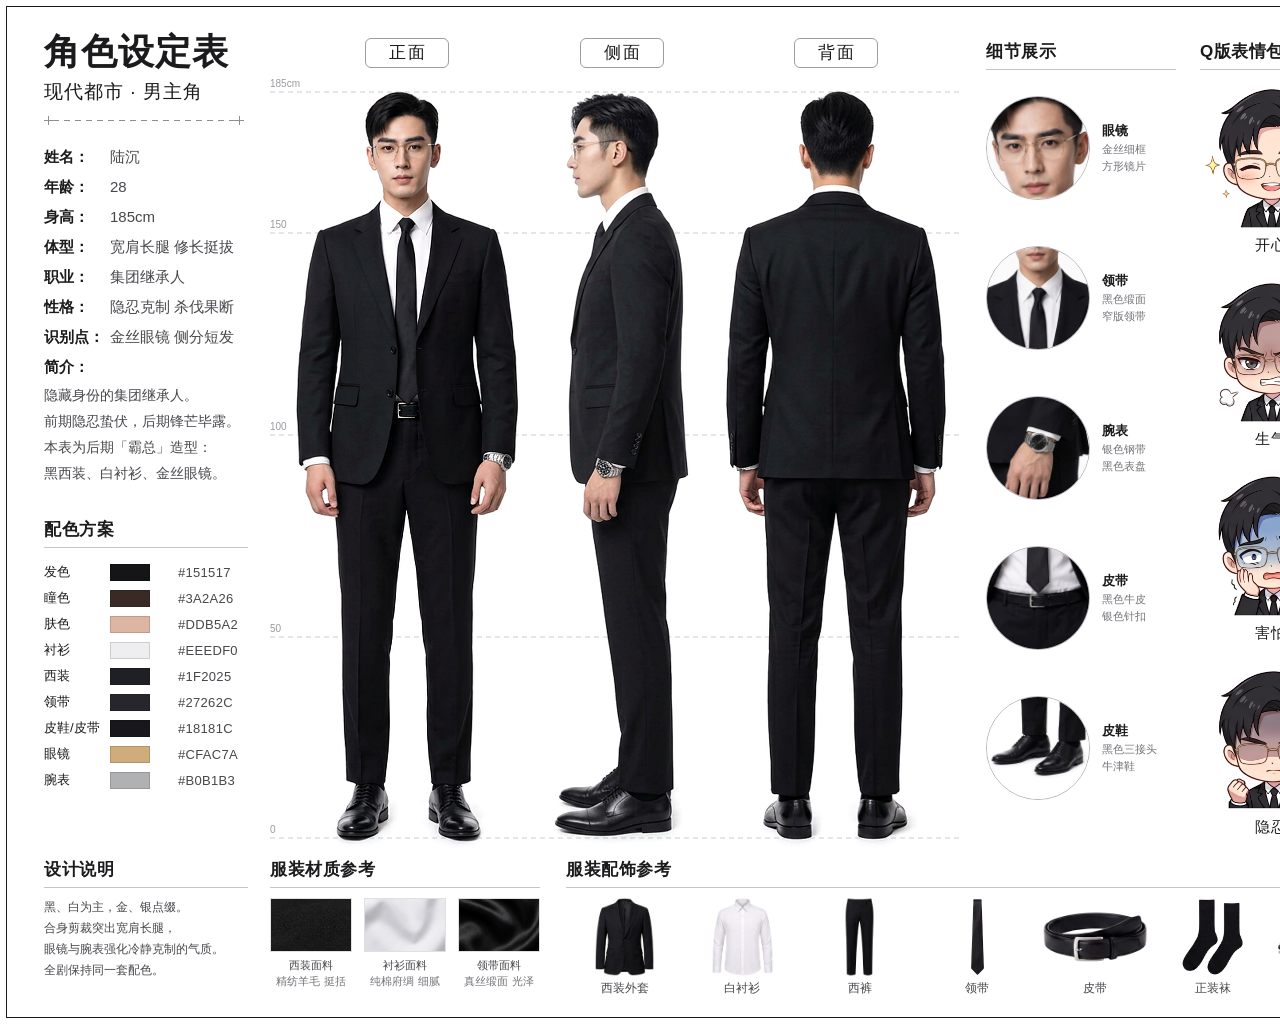
<file: character-sheets/lu-chen/sheet.html>
<!DOCTYPE html>
<html lang="zh-CN">
<head>
<meta charset="utf-8">
<meta name="viewport" content="width=1664">
<title>角色设定表 · 陆沉（现代都市 · 男主角）</title>
<!--
  画布固定 1664 × 1024 px，导出成图片的方法见 ../README.md。
  文字、色号直接改这个文件；图片都在 parts/ 里，换角色时替换同名文件即可。
-->
<style>
  :root {
    --ink:  #1b1b1d;   /* 标题、标签 */
    --text: #47474c;   /* 正文 */
    --mute: #74747a;   /* 说明小字 */
    --rule: #c4c4c9;   /* 分隔线 */
    --font: "Noto Sans SC", "PingFang SC", "Hiragino Sans GB", "Microsoft YaHei", "Source Han Sans SC", sans-serif;
  }
  * { box-sizing: border-box; margin: 0; padding: 0; }
  html, body { background: #fff; }
  body { font-family: var(--font); color: var(--ink); -webkit-font-smoothing: antialiased; }
  ul { list-style: none; }
  img { display: block; }

  .sheet { position: relative; width: 1664px; height: 1024px; background: #fff; overflow: hidden; }
  .sheet::after { content: ""; position: absolute; inset: 6px; border: 1.5px solid var(--ink); pointer-events: none; }
  .sheet > * { position: absolute; }

  h2 { font-size: 17px; line-height: 20px; font-weight: 700; letter-spacing: .5px; padding-bottom: 7px; border-bottom: 1px solid var(--rule); }

  /* ── 左栏：标题 / 基本信息 / 简介 / 配色 ── */
  .title { left: 44px; top: 32px; width: 210px; }
  .title h1 { font-size: 36px; line-height: 40px; font-weight: 700; letter-spacing: 1px; }
  .title p  { margin-top: 8px; font-size: 19px; line-height: 24px; font-weight: 500; letter-spacing: 1px; }
  .title svg { margin-top: 12px; display: block; }

  .info { left: 44px; top: 142px; width: 206px; display: grid; grid-template-columns: 66px 1fr; font-size: 15px; line-height: 30px; }
  .info dt { font-weight: 700; }
  .info dd { color: var(--text); white-space: nowrap; }

  .intro { left: 44px; top: 352px; width: 204px; }
  .intro h3 { font-size: 15px; line-height: 30px; font-weight: 700; }
  .intro p  { font-size: 14px; line-height: 26px; color: var(--text); white-space: nowrap; }

  .palette { left: 44px; top: 520px; width: 204px; }
  .palette ul { margin-top: 11px; }
  .palette li { display: grid; grid-template-columns: 66px 40px 1fr; column-gap: 0; align-items: center; height: 26px; font-size: 13px; }
  .palette i  { width: 40px; height: 17px; border: 1px solid rgba(0, 0, 0, .14); }
  .palette code { font-family: var(--font); color: var(--text); padding-left: 28px; letter-spacing: .3px; }

  /* ── 三视图 ── */
  .ruler { left: 270px; top: 0; }
  .ruler line { stroke: #cdcdd1; stroke-width: 1; stroke-dasharray: 5 4; }
  .ruler text { font-size: 10px; fill: #9a9aa0; font-family: var(--font); }
  .pill { top: 38px; width: 84px; height: 30px; border: 1px solid #9c9ca1; border-radius: 6px; font-size: 17px; line-height: 28px; font-weight: 500; text-align: center; letter-spacing: 2px; text-indent: 2px; background: #fff; }
  .view { top: 85px; height: 771.5px; }

  /* ── 细节展示 ── */
  .details { left: 986px; top: 42px; width: 190px; }
  .details ul { margin-top: 26px; display: grid; row-gap: 46px; }
  .details li { display: flex; align-items: center; gap: 12px; height: 104px; }
  .details img { width: 104px; height: 104px; flex: none; border-radius: 50%; border: 1px solid #b4b4b9; object-fit: cover; }
  .details b { display: block; font-size: 13px; line-height: 20px; font-weight: 700; }
  .details span { display: block; font-size: 11px; line-height: 17px; color: var(--mute); white-space: nowrap; }

  /* ── Q版表情包 ── */
  .emoji { left: 1200px; top: 42px; width: 424px; }
  .emoji ul { margin-top: 14px; display: grid; grid-template-columns: repeat(3, 1fr); row-gap: 22px; }
  .emoji li { display: grid; justify-items: center; }
  .emoji img { width: 150px; height: 150px; margin: 0 -6px; mix-blend-mode: multiply; }
  .emoji span { font-size: 15px; line-height: 22px; letter-spacing: 1px; }

  /* ── 底部：设计说明 / 面料 / 全套服装配饰 ── */
  .notes { left: 44px; top: 860px; width: 204px; }
  .notes p { margin-top: 9px; font-size: 12px; line-height: 21px; color: var(--text); white-space: nowrap; }

  .fabrics { left: 270px; top: 860px; width: 270px; }
  .fabrics ul { margin-top: 10px; display: grid; grid-template-columns: repeat(3, 82px); column-gap: 12px; }
  .fabrics img { width: 82px; height: 54px; object-fit: cover; border: 1px solid rgba(0, 0, 0, .12); }
  .fabrics span { display: block; margin-top: 5px; font-size: 11px; line-height: 16px; text-align: center; color: var(--text); white-space: nowrap; }
  .fabrics span em { display: block; font-style: normal; color: var(--mute); }

  .items { left: 566px; top: 860px; width: 1058px; }
  .items ul { margin-top: 9px; display: grid; grid-template-columns: repeat(9, 1fr); }
  .items li { display: grid; justify-items: center; }
  .items img { width: 110px; height: 80px; object-fit: contain; }
  .items span { margin-top: 3px; font-size: 11.5px; line-height: 16px; color: var(--text); }
</style>
</head>
<body>
<main class="sheet">

  <!-- 标题 -->
  <header class="title">
    <h1>角色设定表</h1>
    <p>现代都市 · 男主角</p>
    <svg width="200" height="9" viewBox="0 0 200 9" aria-hidden="true" fill="none" stroke="#8d8d93" stroke-width="1">
      <path d="M9 4.5h182" stroke-dasharray="6 5"/>
      <path d="M0 4.5h9M4.5 0v9M191 4.5h9M195.5 0v9"/>
    </svg>
  </header>

  <!-- 基本信息 -->
  <dl class="info">
    <dt>姓名：</dt><dd>陆沉</dd>
    <dt>年龄：</dt><dd>28</dd>
    <dt>身高：</dt><dd>185cm</dd>
    <dt>体型：</dt><dd>宽肩长腿 修长挺拔</dd>
    <dt>职业：</dt><dd>集团继承人</dd>
    <dt>性格：</dt><dd>隐忍克制 杀伐果断</dd>
    <dt>识别点：</dt><dd>金丝眼镜 侧分短发</dd>
  </dl>

  <section class="intro">
    <h3>简介：</h3>
    <p>隐藏身份的集团继承人。<br>前期隐忍蛰伏，后期锋芒毕露。<br>本表为后期「霸总」造型：<br>黑西装、白衬衫、金丝眼镜。</p>
  </section>

  <!-- 配色方案：色号取自本页图片 -->
  <section class="palette">
    <h2>配色方案</h2>
    <ul>
      <li><span>发色</span><i style="background:#151517"></i><code>#151517</code></li>
      <li><span>瞳色</span><i style="background:#3A2A26"></i><code>#3A2A26</code></li>
      <li><span>肤色</span><i style="background:#DDB5A2"></i><code>#DDB5A2</code></li>
      <li><span>衬衫</span><i style="background:#EEEDF0"></i><code>#EEEDF0</code></li>
      <li><span>西装</span><i style="background:#1F2025"></i><code>#1F2025</code></li>
      <li><span>领带</span><i style="background:#27262C"></i><code>#27262C</code></li>
      <li><span>皮鞋/皮带</span><i style="background:#18181C"></i><code>#18181C</code></li>
      <li><span>眼镜</span><i style="background:#CFAC7A"></i><code>#CFAC7A</code></li>
      <li><span>腕表</span><i style="background:#B0B1B3"></i><code>#B0B1B3</code></li>
    </ul>
  </section>

  <!-- 三视图：身高标尺画在人物后面（185cm = 头顶，0 = 鞋底） -->
  <svg class="ruler" width="690" height="860" viewBox="0 0 690 860" aria-hidden="true">
    <line x1="0" y1="92"  x2="690" y2="92"/>  <text x="0" y="87">185cm</text>
    <line x1="0" y1="233" x2="690" y2="233"/> <text x="0" y="228">150</text>
    <line x1="0" y1="435" x2="690" y2="435"/> <text x="0" y="430">100</text>
    <line x1="0" y1="637" x2="690" y2="637"/> <text x="0" y="632">50</text>
    <line x1="0" y1="838" x2="690" y2="838"/> <text x="0" y="833">0</text>
  </svg>
  <span class="pill" style="left:364.5px">正面</span>
  <span class="pill" style="left:579.5px">侧面</span>
  <span class="pill" style="left:794px">背面</span>
  <img class="view" style="left:285px; width:243.5px" src="parts/view-front.png" alt="陆沉 正面全身">
  <img class="view" style="left:544px; width:155px"   src="parts/view-side.png"  alt="陆沉 侧面全身">
  <img class="view" style="left:715px; width:242px"   src="parts/view-back.png"  alt="陆沉 背面全身">

  <!-- 细节展示 -->
  <section class="details">
    <h2>细节展示</h2>
    <ul>
      <li><img src="parts/detail-glasses.jpg" alt=""><div><b>眼镜</b><span>金丝细框</span><span>方形镜片</span></div></li>
      <li><img src="parts/detail-tie.jpg" alt=""><div><b>领带</b><span>黑色缎面</span><span>窄版领带</span></div></li>
      <li><img src="parts/detail-watch.jpg" alt=""><div><b>腕表</b><span>银色钢带</span><span>黑色表盘</span></div></li>
      <li><img src="parts/detail-belt.jpg" alt=""><div><b>皮带</b><span>黑色牛皮</span><span>银色针扣</span></div></li>
      <li><img src="parts/detail-shoes.jpg" alt=""><div><b>皮鞋</b><span>黑色三接头</span><span>牛津鞋</span></div></li>
    </ul>
  </section>

  <!-- Q版表情包 -->
  <section class="emoji">
    <h2>Q版表情包</h2>
    <ul>
      <li><img src="parts/emoji-01-happy.png" alt=""><span>开心</span></li>
      <li><img src="parts/emoji-02-laugh.png" alt=""><span>大笑</span></li>
      <li><img src="parts/emoji-03-smirk.png" alt=""><span>冷笑</span></li>
      <li><img src="parts/emoji-04-angry.png" alt=""><span>生气</span></li>
      <li><img src="parts/emoji-05-sad.png" alt=""><span>难过</span></li>
      <li><img src="parts/emoji-06-shocked.png" alt=""><span>震惊</span></li>
      <li><img src="parts/emoji-07-scared.png" alt=""><span>害怕</span></li>
      <li><img src="parts/emoji-08-shy.png" alt=""><span>害羞</span></li>
      <li><img src="parts/emoji-09-thinking.png" alt=""><span>思考</span></li>
      <li><img src="parts/emoji-10-enduring.png" alt=""><span>隐忍</span></li>
      <li><img src="parts/emoji-11-domineering.png" alt=""><span>霸气</span></li>
      <li><img src="parts/emoji-12-tired.png" alt=""><span>疲惫</span></li>
    </ul>
  </section>

  <!-- 设计说明 -->
  <section class="notes">
    <h2>设计说明</h2>
    <p>黑、白为主，金、银点缀。<br>合身剪裁突出宽肩长腿，<br>眼镜与腕表强化冷静克制的气质。<br>全剧保持同一套配色。</p>
  </section>

  <!-- 服装材质参考 -->
  <section class="fabrics">
    <h2>服装材质参考</h2>
    <ul>
      <li><img src="parts/fabric-suit.jpg" alt=""><span>西装面料<em>精纺羊毛 挺括</em></span></li>
      <li><img src="parts/fabric-shirt.jpg" alt=""><span>衬衫面料<em>纯棉府绸 细腻</em></span></li>
      <li><img src="parts/fabric-tie.jpg" alt=""><span>领带面料<em>真丝缎面 光泽</em></span></li>
    </ul>
  </section>

  <!-- 服装配饰参考：角色身上的全部 9 件 -->
  <section class="items">
    <h2>服装配饰参考</h2>
    <ul>
      <li><img src="parts/item-jacket.png" alt=""><span>西装外套</span></li>
      <li><img src="parts/item-shirt.png" alt=""><span>白衬衫</span></li>
      <li><img src="parts/item-trousers.png" alt=""><span>西裤</span></li>
      <li><img src="parts/item-tie.png" alt=""><span>领带</span></li>
      <li><img src="parts/item-belt.png" alt=""><span>皮带</span></li>
      <li><img src="parts/item-socks.png" alt=""><span>正装袜</span></li>
      <li><img src="parts/item-shoes.png" alt=""><span>牛津鞋</span></li>
      <li><img src="parts/item-glasses.png" alt=""><span>金丝眼镜</span></li>
      <li><img src="parts/item-watch.png" alt=""><span>钢带腕表</span></li>
    </ul>
  </section>

</main>
</body>
</html>
</file>
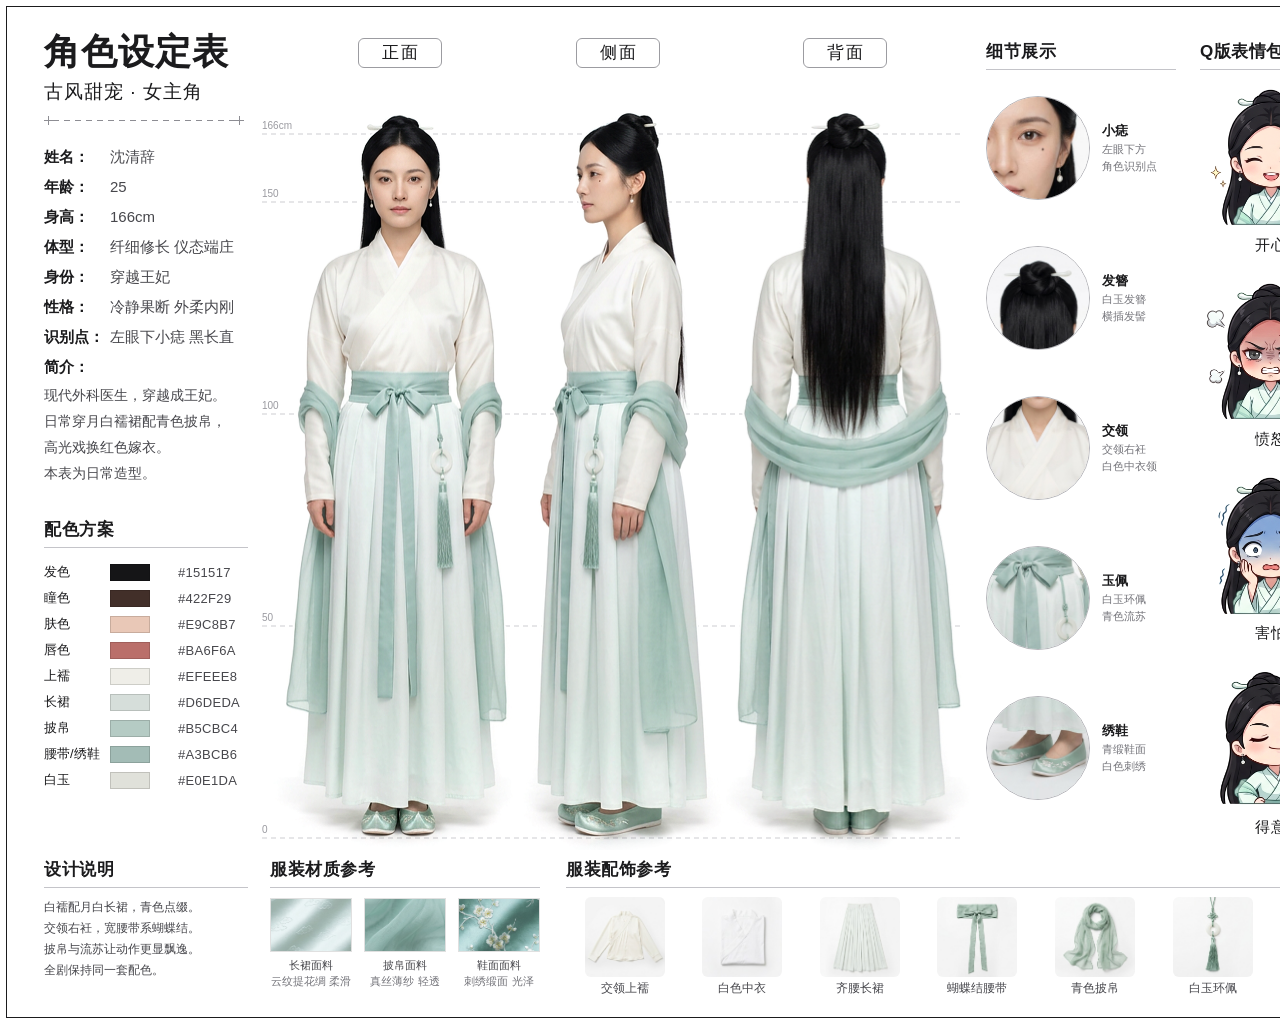
<file: character-sheets/shen-qingci/sheet.html>
<!DOCTYPE html>
<html lang="zh-CN">
<head>
<meta charset="utf-8">
<meta name="viewport" content="width=1664">
<title>角色设定表 · 沈清辞（古风甜宠 · 女主角）</title>
<!--
  画布固定 1664 × 1024 px，导出成图片的方法见 ../README.md。
  文字、色号直接改这个文件；图片都在 parts/ 里，换角色时替换同名文件即可。
-->
<style>
  :root {
    --ink:  #1b1b1d;   /* 标题、标签 */
    --text: #47474c;   /* 正文 */
    --mute: #74747a;   /* 说明小字 */
    --rule: #c4c4c9;   /* 分隔线 */
    --font: "Noto Sans SC", "PingFang SC", "Hiragino Sans GB", "Microsoft YaHei", "Source Han Sans SC", sans-serif;
  }
  * { box-sizing: border-box; margin: 0; padding: 0; }
  html, body { background: #fff; }
  body { font-family: var(--font); color: var(--ink); -webkit-font-smoothing: antialiased; }
  ul { list-style: none; }
  img { display: block; }

  .sheet { position: relative; width: 1664px; height: 1024px; background: #fff; overflow: hidden; }
  .sheet::after { content: ""; position: absolute; inset: 6px; border: 1.5px solid var(--ink); pointer-events: none; }
  .sheet > * { position: absolute; }

  h2 { font-size: 17px; line-height: 20px; font-weight: 700; letter-spacing: .5px; padding-bottom: 7px; border-bottom: 1px solid var(--rule); }

  /* ── 左栏：标题 / 基本信息 / 简介 / 配色 ── */
  .title { left: 44px; top: 32px; width: 210px; }
  .title h1 { font-size: 36px; line-height: 40px; font-weight: 700; letter-spacing: 1px; }
  .title p  { margin-top: 8px; font-size: 19px; line-height: 24px; font-weight: 500; letter-spacing: 1px; }
  .title svg { margin-top: 12px; display: block; }

  .info { left: 44px; top: 142px; width: 206px; display: grid; grid-template-columns: 66px 1fr; font-size: 15px; line-height: 30px; }
  .info dt { font-weight: 700; }
  .info dd { color: var(--text); white-space: nowrap; }

  .intro { left: 44px; top: 352px; width: 204px; }
  .intro h3 { font-size: 15px; line-height: 30px; font-weight: 700; }
  .intro p  { font-size: 14px; line-height: 26px; color: var(--text); white-space: nowrap; }

  .palette { left: 44px; top: 520px; width: 204px; }
  .palette ul { margin-top: 11px; }
  .palette li { display: grid; grid-template-columns: 66px 40px 1fr; column-gap: 0; align-items: center; height: 26px; font-size: 13px; }
  .palette i  { width: 40px; height: 17px; border: 1px solid rgba(0, 0, 0, .14); }
  .palette code { font-family: var(--font); color: var(--text); padding-left: 28px; letter-spacing: .3px; }

  /* ── 三视图 ── */
  .ruler { left: 262px; top: 0; }
  .ruler line { stroke: #cdcdd1; stroke-width: 1; stroke-dasharray: 5 4; }
  .ruler text { font-size: 10px; fill: #9a9aa0; font-family: var(--font); }
  .pill { top: 38px; width: 84px; height: 30px; border: 1px solid #9c9ca1; border-radius: 6px; font-size: 17px; line-height: 28px; font-weight: 500; text-align: center; letter-spacing: 2px; text-indent: 2px; background: #fff; }
  .view { top: 107.8px; height: 742.5px; }

  /* ── 细节展示 ── */
  .details { left: 986px; top: 42px; width: 190px; }
  .details ul { margin-top: 26px; display: grid; row-gap: 46px; }
  .details li { display: flex; align-items: center; gap: 12px; height: 104px; }
  .details img { width: 104px; height: 104px; flex: none; border-radius: 50%; border: 1px solid #b4b4b9; object-fit: cover; }
  .details b { display: block; font-size: 13px; line-height: 20px; font-weight: 700; }
  .details span { display: block; font-size: 11px; line-height: 17px; color: var(--mute); white-space: nowrap; }

  /* ── Q版表情包 ── */
  .emoji { left: 1200px; top: 42px; width: 424px; }
  .emoji ul { margin-top: 14px; display: grid; grid-template-columns: repeat(3, 1fr); row-gap: 22px; }
  .emoji li { display: grid; justify-items: center; }
  .emoji img { width: 150px; height: 150px; margin: 0 -6px; mix-blend-mode: multiply; }
  .emoji span { font-size: 15px; line-height: 22px; letter-spacing: 1px; }

  /* ── 底部：设计说明 / 面料 / 全套服装配饰 ── */
  .notes { left: 44px; top: 860px; width: 204px; }
  .notes p { margin-top: 9px; font-size: 12px; line-height: 21px; color: var(--text); white-space: nowrap; }

  .fabrics { left: 270px; top: 860px; width: 270px; }
  .fabrics ul { margin-top: 10px; display: grid; grid-template-columns: repeat(3, 82px); column-gap: 12px; }
  .fabrics img { width: 82px; height: 54px; object-fit: cover; border: 1px solid rgba(0, 0, 0, .12); }
  .fabrics span { display: block; margin-top: 5px; font-size: 11px; line-height: 16px; text-align: center; color: var(--text); white-space: nowrap; }
  .fabrics span em { display: block; font-style: normal; color: var(--mute); }

  .items { left: 566px; top: 860px; width: 1058px; }
  .items ul { margin-top: 9px; display: grid; grid-template-columns: repeat(9, 1fr); }
  .items li { display: grid; justify-items: center; }
  .items img { width: 80px; height: 80px; border-radius: 6px; }   /* 单品图自带浅灰底：白色单品靠它才看得清 */
  .items span { margin-top: 3px; font-size: 11.5px; line-height: 16px; color: var(--text); }
</style>
</head>
<body>
<main class="sheet">

  <!-- 标题 -->
  <header class="title">
    <h1>角色设定表</h1>
    <p>古风甜宠 · 女主角</p>
    <svg width="200" height="9" viewBox="0 0 200 9" aria-hidden="true" fill="none" stroke="#8d8d93" stroke-width="1">
      <path d="M9 4.5h182" stroke-dasharray="6 5"/>
      <path d="M0 4.5h9M4.5 0v9M191 4.5h9M195.5 0v9"/>
    </svg>
  </header>

  <!-- 基本信息 -->
  <dl class="info">
    <dt>姓名：</dt><dd>沈清辞</dd>
    <dt>年龄：</dt><dd>25</dd>
    <dt>身高：</dt><dd>166cm</dd>
    <dt>体型：</dt><dd>纤细修长 仪态端庄</dd>
    <dt>身份：</dt><dd>穿越王妃</dd>
    <dt>性格：</dt><dd>冷静果断 外柔内刚</dd>
    <dt>识别点：</dt><dd>左眼下小痣 黑长直</dd>
  </dl>

  <section class="intro">
    <h3>简介：</h3>
    <p>现代外科医生，穿越成王妃。<br>日常穿月白襦裙配青色披帛，<br>高光戏换红色嫁衣。<br>本表为日常造型。</p>
  </section>

  <!-- 配色方案：色号取自本页图片 -->
  <section class="palette">
    <h2>配色方案</h2>
    <ul>
      <li><span>发色</span><i style="background:#151517"></i><code>#151517</code></li>
      <li><span>瞳色</span><i style="background:#422F29"></i><code>#422F29</code></li>
      <li><span>肤色</span><i style="background:#E9C8B7"></i><code>#E9C8B7</code></li>
      <li><span>唇色</span><i style="background:#BA6F6A"></i><code>#BA6F6A</code></li>
      <li><span>上襦</span><i style="background:#EFEEE8"></i><code>#EFEEE8</code></li>
      <li><span>长裙</span><i style="background:#D6DEDA"></i><code>#D6DEDA</code></li>
      <li><span>披帛</span><i style="background:#B5CBC4"></i><code>#B5CBC4</code></li>
      <li><span>腰带/绣鞋</span><i style="background:#A3BCB6"></i><code>#A3BCB6</code></li>
      <li><span>白玉</span><i style="background:#E0E1DA"></i><code>#E0E1DA</code></li>
    </ul>
  </section>

  <!-- 三视图：身高标尺画在人物后面（166cm = 头顶，不算发髻；0 = 鞋底） -->
  <svg class="ruler" width="698" height="860" viewBox="0 0 698 860" aria-hidden="true">
    <line x1="0" y1="134" x2="698" y2="134"/> <text x="0" y="129">166cm</text>
    <line x1="0" y1="202" x2="698" y2="202"/> <text x="0" y="197">150</text>
    <line x1="0" y1="414" x2="698" y2="414"/> <text x="0" y="409">100</text>
    <line x1="0" y1="626" x2="698" y2="626"/> <text x="0" y="621">50</text>
    <line x1="0" y1="838" x2="698" y2="838"/> <text x="0" y="833">0</text>
  </svg>
  <span class="pill" style="left:358px">正面</span>
  <span class="pill" style="left:575.5px">侧面</span>
  <span class="pill" style="left:803px">背面</span>
  <img class="view" style="left:261px; width:269.5px" src="parts/view-front.png" alt="沈清辞 正面全身">
  <img class="view" style="left:508.5px; width:228px" src="parts/view-side.png"  alt="沈清辞 侧面全身">
  <img class="view" style="left:712.5px; width:269.5px" src="parts/view-back.png"  alt="沈清辞 背面全身">

  <!-- 细节展示 -->
  <section class="details">
    <h2>细节展示</h2>
    <ul>
      <li><img src="parts/detail-mole.jpg" alt=""><div><b>小痣</b><span>左眼下方</span><span>角色识别点</span></div></li>
      <li><img src="parts/detail-hairpin.jpg" alt=""><div><b>发簪</b><span>白玉发簪</span><span>横插发髻</span></div></li>
      <li><img src="parts/detail-collar.jpg" alt=""><div><b>交领</b><span>交领右衽</span><span>白色中衣领</span></div></li>
      <li><img src="parts/detail-pendant.jpg" alt=""><div><b>玉佩</b><span>白玉环佩</span><span>青色流苏</span></div></li>
      <li><img src="parts/detail-shoes.jpg" alt=""><div><b>绣鞋</b><span>青缎鞋面</span><span>白色刺绣</span></div></li>
    </ul>
  </section>

  <!-- Q版表情包 -->
  <section class="emoji">
    <h2>Q版表情包</h2>
    <ul>
      <li><img src="parts/emoji-01-happy.png" alt=""><span>开心</span></li>
      <li><img src="parts/emoji-02-laugh.png" alt=""><span>大笑</span></li>
      <li><img src="parts/emoji-03-calm.png" alt=""><span>冷静</span></li>
      <li><img src="parts/emoji-04-angry.png" alt=""><span>愤怒</span></li>
      <li><img src="parts/emoji-05-sad.png" alt=""><span>难过</span></li>
      <li><img src="parts/emoji-06-shocked.png" alt=""><span>震惊</span></li>
      <li><img src="parts/emoji-07-scared.png" alt=""><span>害怕</span></li>
      <li><img src="parts/emoji-08-smitten.png" alt=""><span>心动</span></li>
      <li><img src="parts/emoji-09-thinking.png" alt=""><span>思考</span></li>
      <li><img src="parts/emoji-10-smug.png" alt=""><span>得意</span></li>
      <li><img src="parts/emoji-11-speechless.png" alt=""><span>无语</span></li>
      <li><img src="parts/emoji-12-tired.png" alt=""><span>疲惫</span></li>
    </ul>
  </section>

  <!-- 设计说明 -->
  <section class="notes">
    <h2>设计说明</h2>
    <p>白襦配月白长裙，青色点缀。<br>交领右衽，宽腰带系蝴蝶结。<br>披帛与流苏让动作更显飘逸。<br>全剧保持同一套配色。</p>
  </section>

  <!-- 服装材质参考 -->
  <section class="fabrics">
    <h2>服装材质参考</h2>
    <ul>
      <li><img src="parts/fabric-skirt.jpg" alt=""><span>长裙面料<em>云纹提花绸 柔滑</em></span></li>
      <li><img src="parts/fabric-shawl.jpg" alt=""><span>披帛面料<em>真丝薄纱 轻透</em></span></li>
      <li><img src="parts/fabric-shoes.jpg" alt=""><span>鞋面面料<em>刺绣缎面 光泽</em></span></li>
    </ul>
  </section>

  <!-- 服装配饰参考：角色身上的全部 9 件 -->
  <section class="items">
    <h2>服装配饰参考</h2>
    <ul>
      <li><img src="parts/item-top.jpg" alt=""><span>交领上襦</span></li>
      <li><img src="parts/item-inner.jpg" alt=""><span>白色中衣</span></li>
      <li><img src="parts/item-skirt.jpg" alt=""><span>齐腰长裙</span></li>
      <li><img src="parts/item-sash.jpg" alt=""><span>蝴蝶结腰带</span></li>
      <li><img src="parts/item-shawl.jpg" alt=""><span>青色披帛</span></li>
      <li><img src="parts/item-pendant.jpg" alt=""><span>白玉环佩</span></li>
      <li><img src="parts/item-hairpin.jpg" alt=""><span>白玉发簪</span></li>
      <li><img src="parts/item-earrings.jpg" alt=""><span>珍珠耳坠</span></li>
      <li><img src="parts/item-shoes.jpg" alt=""><span>绣花鞋</span></li>
    </ul>
  </section>

</main>
</body>
</html>
</file>
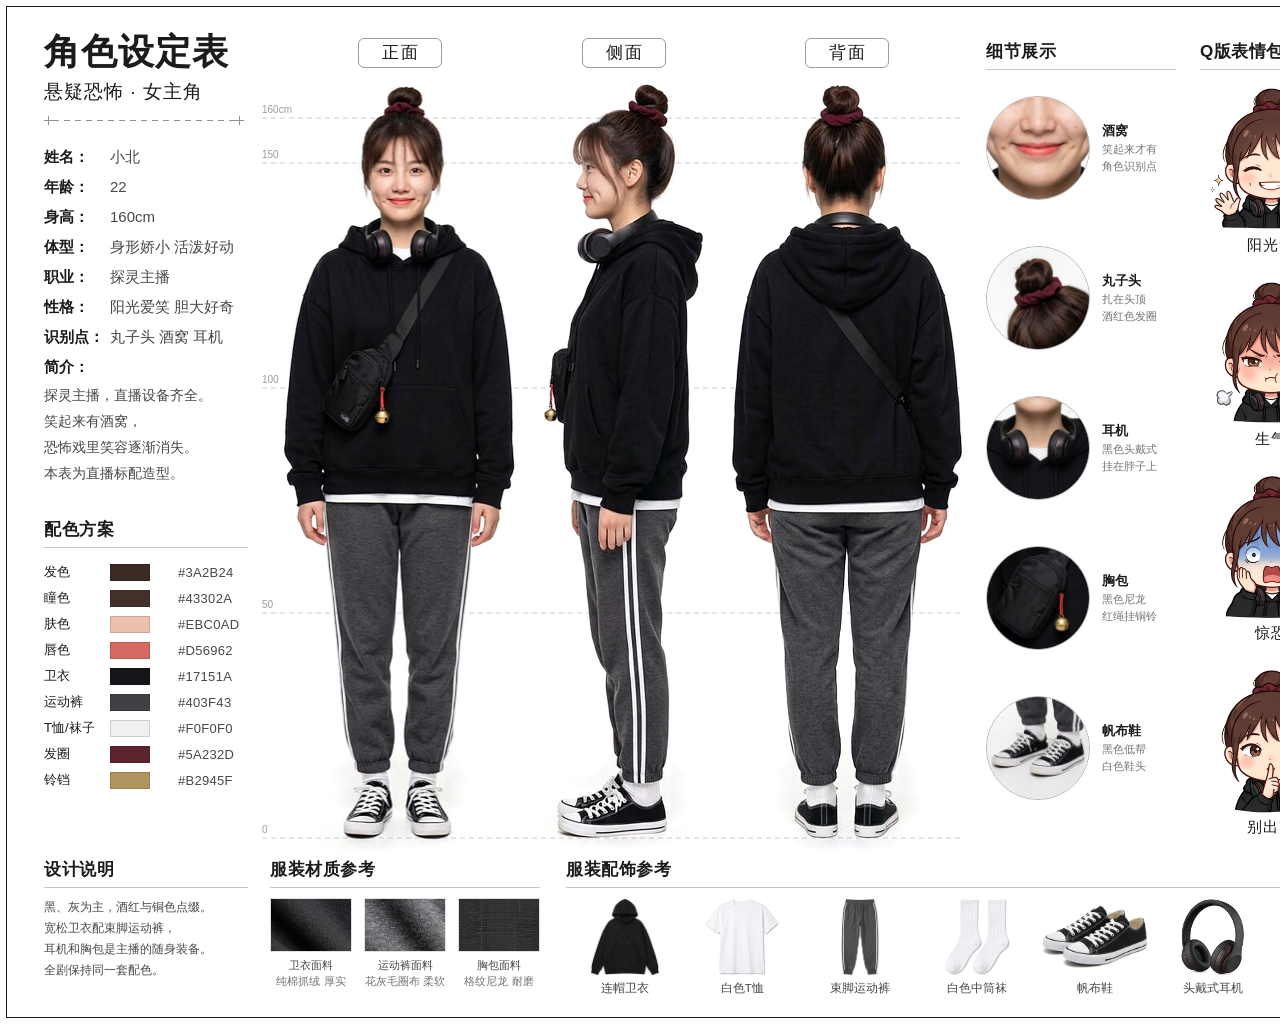
<file: character-sheets/xiao-bei/sheet.html>
<!DOCTYPE html>
<html lang="zh-CN">
<head>
<meta charset="utf-8">
<meta name="viewport" content="width=1664">
<title>角色设定表 · 小北（悬疑恐怖 · 女主角）</title>
<!--
  画布固定 1664 × 1024 px，导出成图片的方法见 ../README.md。
  文字、色号直接改这个文件；图片都在 parts/ 里，换角色时替换同名文件即可。
-->
<style>
  :root {
    --ink:  #1b1b1d;   /* 标题、标签 */
    --text: #47474c;   /* 正文 */
    --mute: #74747a;   /* 说明小字 */
    --rule: #c4c4c9;   /* 分隔线 */
    --font: "Noto Sans SC", "PingFang SC", "Hiragino Sans GB", "Microsoft YaHei", "Source Han Sans SC", sans-serif;
  }
  * { box-sizing: border-box; margin: 0; padding: 0; }
  html, body { background: #fff; }
  body { font-family: var(--font); color: var(--ink); -webkit-font-smoothing: antialiased; }
  ul { list-style: none; }
  img { display: block; }

  .sheet { position: relative; width: 1664px; height: 1024px; background: #fff; overflow: hidden; }
  .sheet::after { content: ""; position: absolute; inset: 6px; border: 1.5px solid var(--ink); pointer-events: none; }
  .sheet > * { position: absolute; }

  h2 { font-size: 17px; line-height: 20px; font-weight: 700; letter-spacing: .5px; padding-bottom: 7px; border-bottom: 1px solid var(--rule); }

  /* ── 左栏：标题 / 基本信息 / 简介 / 配色 ── */
  .title { left: 44px; top: 32px; width: 210px; }
  .title h1 { font-size: 36px; line-height: 40px; font-weight: 700; letter-spacing: 1px; }
  .title p  { margin-top: 8px; font-size: 19px; line-height: 24px; font-weight: 500; letter-spacing: 1px; }
  .title svg { margin-top: 12px; display: block; }

  .info { left: 44px; top: 142px; width: 206px; display: grid; grid-template-columns: 66px 1fr; font-size: 15px; line-height: 30px; }
  .info dt { font-weight: 700; }
  .info dd { color: var(--text); white-space: nowrap; }

  .intro { left: 44px; top: 352px; width: 204px; }
  .intro h3 { font-size: 15px; line-height: 30px; font-weight: 700; }
  .intro p  { font-size: 14px; line-height: 26px; color: var(--text); white-space: nowrap; }

  .palette { left: 44px; top: 520px; width: 204px; }
  .palette ul { margin-top: 11px; }
  .palette li { display: grid; grid-template-columns: 66px 40px 1fr; column-gap: 0; align-items: center; height: 26px; font-size: 13px; }
  .palette i  { width: 40px; height: 17px; border: 1px solid rgba(0, 0, 0, .14); }
  .palette code { font-family: var(--font); color: var(--text); padding-left: 28px; letter-spacing: .3px; }

  /* ── 三视图 ── */
  .ruler { left: 262px; top: 0; }
  .ruler line { stroke: #cdcdd1; stroke-width: 1; stroke-dasharray: 5 4; }
  .ruler text { font-size: 10px; fill: #9a9aa0; font-family: var(--font); }
  .pill { top: 38px; width: 84px; height: 30px; border: 1px solid #9c9ca1; border-radius: 6px; font-size: 17px; line-height: 28px; font-weight: 500; text-align: center; letter-spacing: 2px; text-indent: 2px; background: #fff; }
  .view { top: 73.7px; height: 783px; }

  /* ── 细节展示 ── */
  .details { left: 986px; top: 42px; width: 190px; }
  .details ul { margin-top: 26px; display: grid; row-gap: 46px; }
  .details li { display: flex; align-items: center; gap: 12px; height: 104px; }
  .details img { width: 104px; height: 104px; flex: none; border-radius: 50%; border: 1px solid #b4b4b9; object-fit: cover; }
  .details b { display: block; font-size: 13px; line-height: 20px; font-weight: 700; }
  .details span { display: block; font-size: 11px; line-height: 17px; color: var(--mute); white-space: nowrap; }

  /* ── Q版表情包 ── */
  .emoji { left: 1200px; top: 42px; width: 424px; }
  .emoji ul { margin-top: 14px; display: grid; grid-template-columns: repeat(3, 1fr); row-gap: 22px; }
  .emoji li { display: grid; justify-items: center; }
  .emoji img { width: 150px; height: 150px; margin: 0 -6px; mix-blend-mode: multiply; }
  .emoji span { font-size: 15px; line-height: 22px; letter-spacing: 1px; }

  /* ── 底部：设计说明 / 面料 / 全套服装配饰 ── */
  .notes { left: 44px; top: 860px; width: 204px; }
  .notes p { margin-top: 9px; font-size: 12px; line-height: 21px; color: var(--text); white-space: nowrap; }

  .fabrics { left: 270px; top: 860px; width: 270px; }
  .fabrics ul { margin-top: 10px; display: grid; grid-template-columns: repeat(3, 82px); column-gap: 12px; }
  .fabrics img { width: 82px; height: 54px; object-fit: cover; border: 1px solid rgba(0, 0, 0, .12); }
  .fabrics span { display: block; margin-top: 5px; font-size: 11px; line-height: 16px; text-align: center; color: var(--text); white-space: nowrap; }
  .fabrics span em { display: block; font-style: normal; color: var(--mute); }

  .items { left: 566px; top: 860px; width: 1058px; }
  .items ul { margin-top: 9px; display: grid; grid-template-columns: repeat(9, 1fr); }
  .items li { display: grid; justify-items: center; }
  .items img { width: 110px; height: 80px; object-fit: contain; }
  .items span { margin-top: 3px; font-size: 11.5px; line-height: 16px; color: var(--text); }
</style>
</head>
<body>
<main class="sheet">

  <!-- 标题 -->
  <header class="title">
    <h1>角色设定表</h1>
    <p>悬疑恐怖 · 女主角</p>
    <svg width="200" height="9" viewBox="0 0 200 9" aria-hidden="true" fill="none" stroke="#8d8d93" stroke-width="1">
      <path d="M9 4.5h182" stroke-dasharray="6 5"/>
      <path d="M0 4.5h9M4.5 0v9M191 4.5h9M195.5 0v9"/>
    </svg>
  </header>

  <!-- 基本信息 -->
  <dl class="info">
    <dt>姓名：</dt><dd>小北</dd>
    <dt>年龄：</dt><dd>22</dd>
    <dt>身高：</dt><dd>160cm</dd>
    <dt>体型：</dt><dd>身形娇小 活泼好动</dd>
    <dt>职业：</dt><dd>探灵主播</dd>
    <dt>性格：</dt><dd>阳光爱笑 胆大好奇</dd>
    <dt>识别点：</dt><dd>丸子头 酒窝 耳机</dd>
  </dl>

  <section class="intro">
    <h3>简介：</h3>
    <p>探灵主播，直播设备齐全。<br>笑起来有酒窝，<br>恐怖戏里笑容逐渐消失。<br>本表为直播标配造型。</p>
  </section>

  <!-- 配色方案：色号取自本页图片 -->
  <section class="palette">
    <h2>配色方案</h2>
    <ul>
      <li><span>发色</span><i style="background:#3A2B24"></i><code>#3A2B24</code></li>
      <li><span>瞳色</span><i style="background:#43302A"></i><code>#43302A</code></li>
      <li><span>肤色</span><i style="background:#EBC0AD"></i><code>#EBC0AD</code></li>
      <li><span>唇色</span><i style="background:#D56962"></i><code>#D56962</code></li>
      <li><span>卫衣</span><i style="background:#17151A"></i><code>#17151A</code></li>
      <li><span>运动裤</span><i style="background:#403F43"></i><code>#403F43</code></li>
      <li><span>T恤/袜子</span><i style="background:#F0F0F0"></i><code>#F0F0F0</code></li>
      <li><span>发圈</span><i style="background:#5A232D"></i><code>#5A232D</code></li>
      <li><span>铃铛</span><i style="background:#B2945F"></i><code>#B2945F</code></li>
    </ul>
  </section>

  <!-- 三视图：身高标尺画在人物后面（160cm = 头顶，不算丸子头；0 = 鞋底） -->
  <svg class="ruler" width="698" height="860" viewBox="0 0 698 860" aria-hidden="true">
    <line x1="0" y1="118" x2="698" y2="118"/> <text x="0" y="113">160cm</text>
    <line x1="0" y1="163" x2="698" y2="163"/> <text x="0" y="158">150</text>
    <line x1="0" y1="388" x2="698" y2="388"/> <text x="0" y="383">100</text>
    <line x1="0" y1="613" x2="698" y2="613"/> <text x="0" y="608">50</text>
    <line x1="0" y1="838" x2="698" y2="838"/> <text x="0" y="833">0</text>
  </svg>
  <span class="pill" style="left:357.5px">正面</span>
  <span class="pill" style="left:582px">侧面</span>
  <span class="pill" style="left:805px">背面</span>
  <img class="view" style="left:275.9px; width:246.5px" src="parts/view-front.png" alt="小北 正面全身">
  <img class="view" style="left:536.4px; width:175px"   src="parts/view-side.png"  alt="小北 侧面全身">
  <img class="view" style="left:724.4px; width:245.5px" src="parts/view-back.png"  alt="小北 背面全身">

  <!-- 细节展示 -->
  <section class="details">
    <h2>细节展示</h2>
    <ul>
      <li><img src="parts/detail-dimple.jpg" alt=""><div><b>酒窝</b><span>笑起来才有</span><span>角色识别点</span></div></li>
      <li><img src="parts/detail-bun.jpg" alt=""><div><b>丸子头</b><span>扎在头顶</span><span>酒红色发圈</span></div></li>
      <li><img src="parts/detail-headphones.jpg" alt=""><div><b>耳机</b><span>黑色头戴式</span><span>挂在脖子上</span></div></li>
      <li><img src="parts/detail-bag.jpg" alt=""><div><b>胸包</b><span>黑色尼龙</span><span>红绳挂铜铃</span></div></li>
      <li><img src="parts/detail-shoes.jpg" alt=""><div><b>帆布鞋</b><span>黑色低帮</span><span>白色鞋头</span></div></li>
    </ul>
  </section>

  <!-- Q版表情包 -->
  <section class="emoji">
    <h2>Q版表情包</h2>
    <ul>
      <li><img src="parts/emoji-01-smile.png" alt=""><span>阳光笑</span></li>
      <li><img src="parts/emoji-02-laugh.png" alt=""><span>大笑</span></li>
      <li><img src="parts/emoji-03-puzzled.png" alt=""><span>疑惑</span></li>
      <li><img src="parts/emoji-04-angry.png" alt=""><span>生气</span></li>
      <li><img src="parts/emoji-05-sad.png" alt=""><span>难过</span></li>
      <li><img src="parts/emoji-06-shocked.png" alt=""><span>震惊</span></li>
      <li><img src="parts/emoji-07-terrified.png" alt=""><span>惊恐</span></li>
      <li><img src="parts/emoji-08-breakdown.png" alt=""><span>崩溃</span></li>
      <li><img src="parts/emoji-09-frozen-smile.png" alt=""><span>僵笑</span></li>
      <li><img src="parts/emoji-10-shh.png" alt=""><span>别出声</span></li>
      <li><img src="parts/emoji-11-determined.png" alt=""><span>坚定</span></li>
      <li><img src="parts/emoji-12-tired.png" alt=""><span>疲惫</span></li>
    </ul>
  </section>

  <!-- 设计说明 -->
  <section class="notes">
    <h2>设计说明</h2>
    <p>黑、灰为主，酒红与铜色点缀。<br>宽松卫衣配束脚运动裤，<br>耳机和胸包是主播的随身装备。<br>全剧保持同一套配色。</p>
  </section>

  <!-- 服装材质参考 -->
  <section class="fabrics">
    <h2>服装材质参考</h2>
    <ul>
      <li><img src="parts/fabric-hoodie.jpg" alt=""><span>卫衣面料<em>纯棉抓绒 厚实</em></span></li>
      <li><img src="parts/fabric-joggers.jpg" alt=""><span>运动裤面料<em>花灰毛圈布 柔软</em></span></li>
      <li><img src="parts/fabric-bag.jpg" alt=""><span>胸包面料<em>格纹尼龙 耐磨</em></span></li>
    </ul>
  </section>

  <!-- 服装配饰参考：角色身上的全部 9 件 -->
  <section class="items">
    <h2>服装配饰参考</h2>
    <ul>
      <li><img src="parts/item-hoodie.png" alt=""><span>连帽卫衣</span></li>
      <li><img src="parts/item-tee.png" alt=""><span>白色T恤</span></li>
      <li><img src="parts/item-joggers.png" alt=""><span>束脚运动裤</span></li>
      <li><img src="parts/item-socks.png" alt=""><span>白色中筒袜</span></li>
      <li><img src="parts/item-sneakers.png" alt=""><span>帆布鞋</span></li>
      <li><img src="parts/item-headphones.png" alt=""><span>头戴式耳机</span></li>
      <li><img src="parts/item-bag.png" alt=""><span>斜挎胸包</span></li>
      <li><img src="parts/item-bell.png" alt=""><span>铜铃挂件</span></li>
      <li><img src="parts/item-scrunchie.png" alt=""><span>酒红发圈</span></li>
    </ul>
  </section>

</main>
</body>
</html>
</file>
<file: studio/css/style.css>
/* ==========================================================================
   AI 短剧工作台 · 样式
   --------------------------------------------------------------------------
   目录
   01 设计变量（深色 / 浅色）   07 提示词生成器（composer / select / result）
   02 基础与重置               08 区块与流程横滑（rail / step-card）
   03 通用组件（按钮、图标…）   09 作品瀑布流（filters / masonry / card）
   04 顶部提示条（倒计时）      10 预览弹层（lightbox）
   05 外壳：侧边栏 + 顶栏       11 toast / 回到顶部 / 页脚
   06 首屏（hero）             12 动画  13 响应式  14 减少动效 / 打印
   ========================================================================== */

/* ---------- 01 设计变量 ----------
   换配色只需要改这一节。结构：
   - :root                      与配色无关的尺寸、字体、动效
   - 默认配色（黑底 + 青蓝）     深色 / 浅色各一组
   - [data-accent="pink"]       可选预设：粉紫（和本仓库教程页一致），在 <html> 上加这个属性即可
   每组里 --brand-1/2/3 是三段渐变，--brand-btn-1/2 是主按钮底色（要保证白字对比度 ≥ 4.5）。 */
:root {
  --font: -apple-system, BlinkMacSystemFont, "PingFang SC", "HarmonyOS Sans SC", "MiSans",
          "Microsoft YaHei", "Noto Sans SC", "Segoe UI", sans-serif;
  --mono: ui-monospace, "SF Mono", "JetBrains Mono", Menlo, Consolas, monospace;

  --r-sm: 8px;  --r-md: 12px;  --r-lg: 18px;  --r-xl: 24px;  --r-full: 999px;

  --ease: cubic-bezier(.2, .8, .2, 1);
  --t-fast: 140ms;  --t-med: 240ms;  --t-slow: 420ms;

  --sidebar-w: 236px;
  --sidebar-w-mini: 72px;
  --topbar-h: 60px;
  --page-x: clamp(16px, 3vw, 36px);
  --gap: 16px;

  --grad: linear-gradient(135deg, var(--brand-1) 0%, var(--brand-2) 55%, var(--brand-3) 100%);
  --grad-solid: linear-gradient(135deg, var(--brand-btn-1) 0%, var(--brand-btn-2) 100%);
}

/* 默认 · 深色：中性黑底，青蓝点缀 */
:root,
[data-theme="dark"] {
  color-scheme: dark;
  --bg: #060708;
  --bg-1: #0f1113;
  --bg-2: #17191c;
  --bg-3: #22252a;
  --line: rgba(255, 255, 255, .09);
  --line-2: rgba(255, 255, 255, .16);
  --text: #f4f5f7;
  --text-2: #b5b9c1;
  --text-3: #878c96;
  --accent: #5fd4ee;
  --accent-2: #7db0ff;
  --like: #ff6482;
  --ok: #3ddcb0;
  --danger: #ff7087;
  --gold: #ffcc7a;
  --brand-1: #2fd6c9;
  --brand-2: #38a9ff;
  --brand-3: #6f7dff;
  --brand-btn-1: #087f7c;
  --brand-btn-2: #2a62e8;
  --glass: rgba(6, 7, 8, .74);
  --overlay: rgba(0, 0, 0, .74);
  --shadow-1: 0 1px 2px rgba(0, 0, 0, .4), 0 10px 28px rgba(0, 0, 0, .32);
  --shadow-2: 0 24px 64px rgba(0, 0, 0, .55);
  --track: rgba(255, 255, 255, .13);
  --glow-a: .30;
  --glow-b: .30;
  /* 顶部提示条：亮色通栏 */
  --announce-bg: linear-gradient(90deg, #7fe0ff, #6cc4ff);
  --announce-line: transparent;
  --announce-text: #06202e;
  --announce-muted: #0d4058;
  --announce-cell-bg: rgba(6, 32, 46, .88);
  --announce-cell-text: #ffffff;
  --announce-badge-bg: #0b6e8a;
  --announce-hover: rgba(6, 32, 46, .12);
}

/* 默认 · 浅色 */
[data-theme="light"] {
  color-scheme: light;
  --bg: #f5f6f8;
  --bg-1: #ffffff;
  --bg-2: #eff1f4;
  --bg-3: #e3e6eb;
  --line: rgba(15, 23, 42, .09);
  --line-2: rgba(15, 23, 42, .17);
  --text: #111418;
  --text-2: #454b55;
  --text-3: #656b76;
  --accent: #096a80;
  --accent-2: #2563eb;
  --like: #d42a55;
  --ok: #087a5a;
  --danger: #cf2c4b;
  --gold: #855300;
  --brand-1: #0b8f89;
  --brand-2: #1b76d8;
  --brand-3: #4a5ae0;
  --glass: rgba(245, 246, 248, .8);
  --overlay: rgba(15, 18, 24, .52);
  --shadow-1: 0 1px 2px rgba(15, 23, 42, .06), 0 10px 28px rgba(15, 23, 42, .09);
  --shadow-2: 0 24px 64px rgba(15, 23, 42, .2);
  --track: rgba(15, 23, 42, .11);
  --glow-a: .22;
  --glow-b: .20;
}

/* 可选预设 · 粉紫（深色） */
[data-accent="pink"] {
  --bg: #0b0b14;
  --bg-1: #12121d;
  --bg-2: #1a1a28;
  --bg-3: #242436;
  --line: rgba(255, 255, 255, .08);
  --line-2: rgba(255, 255, 255, .15);
  --text: #f3f2f8;
  --text-2: #b9b7cb;
  --text-3: #8b89a3;
  --accent: #ff7aa8;
  --accent-2: #a995ff;
  --brand-1: #ff6b9d;
  --brand-2: #a06bff;
  --brand-3: #6c8dff;
  --brand-btn-1: #d42a66;
  --brand-btn-2: #6a3df0;
  --glass: rgba(11, 11, 20, .74);
  --overlay: rgba(4, 4, 10, .74);
  --glow-a: .40;
  --glow-b: .34;
  /* 提示条：跟随底色的淡渐变 */
  --announce-bg: linear-gradient(90deg,
    color-mix(in srgb, var(--brand-1) 18%, var(--bg-1)),
    color-mix(in srgb, var(--brand-2) 16%, var(--bg-1)) 50%,
    color-mix(in srgb, var(--brand-3) 18%, var(--bg-1)));
  --announce-line: var(--line);
  --announce-text: var(--text);
  --announce-muted: var(--text-2);
  --announce-cell-bg: var(--bg-3);
  --announce-cell-text: var(--text);
  --announce-badge-bg: var(--grad-solid);
  --announce-hover: var(--bg-2);
}

/* 可选预设 · 粉紫（浅色） */
[data-accent="pink"][data-theme="light"] {
  --bg: #f6f5fb;
  --bg-1: #ffffff;
  --bg-2: #f1eff8;
  --bg-3: #e6e3f1;
  --line: rgba(24, 18, 60, .09);
  --line-2: rgba(24, 18, 60, .17);
  --text: #18162b;
  --text-2: #4d4a68;
  --text-3: #6c6988;
  --accent: #b81a56;
  --accent-2: #6240e8;
  --brand-1: #e23d7a;
  --brand-2: #8b4df0;
  --brand-3: #4f6fe8;
  --glass: rgba(246, 245, 251, .8);
  --overlay: rgba(22, 18, 44, .52);
  --shadow-1: 0 1px 2px rgba(30, 20, 80, .06), 0 10px 28px rgba(30, 20, 80, .09);
  --shadow-2: 0 24px 64px rgba(30, 20, 80, .2);
  --track: rgba(24, 18, 60, .11);
  --glow-a: .26;
  --glow-b: .22;
}

/* ---------- 02 基础与重置 ---------- */
*, *::before, *::after { box-sizing: border-box; }

html {
  scroll-behavior: smooth;
  scroll-padding-top: calc(var(--topbar-h) + 12px);
  scrollbar-gutter: stable;
  -webkit-text-size-adjust: 100%;
  text-size-adjust: 100%;
}
/* 弹层打开时锁住页面滚动：滚动条让出的宽度用 padding 补上，页面不会横向跳动 */
html.is-locked { overflow: hidden; scrollbar-gutter: auto; }
html.is-locked body { padding-right: var(--sbw, 0px); }

body {
  margin: 0;
  min-height: 100vh;
  font: 14px/1.6 var(--font);
  color: var(--text);
  background: var(--bg);
  -webkit-font-smoothing: antialiased;
  -webkit-tap-highlight-color: transparent;
}

[hidden] { display: none !important; }
img { display: block; max-width: 100%; }
button, input, textarea { font: inherit; color: inherit; }
button { -webkit-appearance: none; appearance: none; }
h1, h2, h3, p, dl, dd, ol, ul { margin: 0; }
ol, ul { padding: 0; list-style: none; }
a { color: var(--accent); text-underline-offset: 3px; }

:focus-visible { outline: 2px solid var(--accent-2); outline-offset: 2px; }
::selection { background: color-mix(in srgb, var(--brand-2) 35%, transparent); }

.sprite { position: absolute; width: 0; height: 0; overflow: hidden; }

.sr-only {
  position: absolute !important; width: 1px; height: 1px; margin: -1px; padding: 0;
  overflow: hidden; clip: rect(0 0 0 0); clip-path: inset(50%); white-space: nowrap; border: 0;
}

.skip-link {
  position: fixed; left: 12px; top: -64px; z-index: 200;
  padding: 10px 16px; border-radius: var(--r-md);
  background: var(--bg-3); color: var(--text); font-weight: 600; text-decoration: none;
  transition: top var(--t-fast);
}
.skip-link:focus { top: 12px; box-shadow: var(--shadow-2); }

/* ---------- 03 通用组件 ---------- */
.icon {
  flex: none; width: 18px; height: 18px;
  fill: none; stroke: currentColor; stroke-width: 1.75; stroke-linecap: round; stroke-linejoin: round;
}

kbd {
  display: inline-block; min-width: 20px; padding: 3px 6px;
  border: 1px solid var(--line-2); border-bottom-width: 2px; border-radius: 6px;
  background: var(--bg-2); color: var(--text-3);
  font: 11px/1 var(--mono); text-align: center;
}

.btn {
  display: inline-flex; align-items: center; justify-content: center; gap: 8px;
  height: 40px; padding: 0 16px;
  border: 1px solid var(--line-2); border-radius: var(--r-md);
  background: var(--bg-2); color: var(--text);
  font-weight: 600; white-space: nowrap; text-decoration: none; cursor: pointer;
  transition: background var(--t-fast), border-color var(--t-fast), transform var(--t-fast),
              box-shadow var(--t-fast), filter var(--t-fast);
}
.btn:hover { background: var(--bg-3); }
.btn:active { transform: translateY(1px); }
.btn--sm { height: 32px; padding: 0 12px; gap: 6px; border-radius: 10px; font-size: 13px; }
.btn--sm .icon { width: 15px; height: 15px; }
.btn--ghost { background: transparent; }
.btn--soft {
  border-color: transparent; color: var(--accent);
  background: color-mix(in srgb, var(--accent) 12%, transparent);
}
.btn--soft:hover { background: color-mix(in srgb, var(--accent) 18%, transparent); }
.btn--primary {
  border: 0; color: #fff; background: var(--grad-solid);
  box-shadow: 0 8px 22px color-mix(in srgb, var(--brand-btn-2) 34%, transparent), inset 0 1px 0 rgba(255, 255, 255, .22);
}
.btn--primary:hover { background: var(--grad-solid); filter: brightness(1.1) saturate(1.08); }

.icon-btn {
  display: inline-grid; place-items: center; flex: none;
  width: 36px; height: 36px; padding: 0;
  border: 1px solid transparent; border-radius: 10px;
  background: transparent; color: var(--text-2); cursor: pointer;
  transition: background var(--t-fast), color var(--t-fast), border-color var(--t-fast), opacity var(--t-fast);
}
.icon-btn:hover { background: var(--bg-2); color: var(--text); }
.icon-btn--line { border-color: var(--line-2); border-radius: 50%; }
.icon-btn--xs { width: 26px; height: 26px; border-radius: 8px; }
.icon-btn--xs .icon { width: 14px; height: 14px; }
.icon-btn[aria-disabled="true"] { opacity: .35; cursor: default; }
.icon-btn[aria-disabled="true"]:hover { background: transparent; color: var(--text-2); }

.link-btn {
  display: inline-flex; align-items: center; gap: 6px; padding: 4px 0;
  border: 0; background: none; color: var(--accent); font-weight: 600; cursor: pointer;
}
.link-btn .icon { width: 15px; height: 15px; transition: transform var(--t-fast); }
.link-btn:hover .icon { transform: translateX(3px); }

.avatar {
  display: inline-grid; place-items: center; flex: none;
  width: 22px; height: 22px; border-radius: 50%;
  background: hsl(var(--hue, 260) 58% 50%); color: #fff;
  font-size: 11px; font-weight: 700; line-height: 1;
}
.avatar--lg { width: 38px; height: 38px; font-size: 16px; }

.spinner {
  display: none; width: 16px; height: 16px; border-radius: 50%;
  border: 2px solid rgba(255, 255, 255, .35); border-top-color: #fff;
  animation: spin .7s linear infinite;
}

/* ---------- 04 顶部提示条 ---------- */
.announce {
  position: relative; overflow: hidden;
  display: flex; align-items: center; justify-content: center;
  min-height: 44px; padding: 6px 52px 6px 16px;
  border-bottom: 1px solid var(--announce-line);
  background: var(--announce-bg);
  color: var(--announce-text);
  font-size: 13px;
  transition: height var(--t-med) var(--ease), opacity var(--t-med), min-height var(--t-med) var(--ease),
              padding var(--t-med) var(--ease);
}
.announce::before {
  content: ""; position: absolute; inset: 0 auto 0 -30%; width: 30%;
  background: linear-gradient(100deg, transparent, rgba(255, 255, 255, .22), transparent);
  animation: sweep 6s ease-in-out infinite;
  pointer-events: none;
}
html.announce-dismissed .announce { display: none; }
.announce { container: announce / inline-size; }
.announce.is-closing { min-height: 0; padding-top: 0; padding-bottom: 0; opacity: 0; border-bottom-width: 0; }

.announce__inner { position: relative; display: flex; align-items: center; justify-content: center; flex-wrap: wrap; gap: 6px 12px; }
.announce__badge {
  padding: 1px 9px; border-radius: var(--r-full);
  background: var(--announce-badge-bg); color: #fff; font-size: 12px; font-weight: 700; white-space: nowrap;
}
.announce__text { color: var(--announce-muted); }
.announce__link {
  display: inline-flex; align-items: center; gap: 4px;
  color: var(--announce-text); font-weight: 700; text-decoration: none; white-space: nowrap;
}
.announce__link .icon { width: 14px; height: 14px; transition: transform var(--t-fast); }
.announce__link:hover .icon { transform: translateX(3px); }
.announce__close { position: absolute; right: 8px; top: 50%; width: 30px; height: 30px; margin-top: -15px; color: var(--announce-text); }
.announce__close:hover { background: var(--announce-hover); color: var(--announce-text); }
.announce__close .icon { width: 15px; height: 15px; }

.countdown { display: inline-flex; align-items: center; gap: 6px; font-variant-numeric: tabular-nums; }
.countdown__cell { display: inline-flex; align-items: baseline; gap: 3px; }
.countdown__cell b {
  display: inline-block; min-width: 28px; padding: 1px 5px; border-radius: 6px;
  background: var(--announce-cell-bg); color: var(--announce-cell-text);
  font: 700 13px/1.5 var(--mono); text-align: center;
}
.countdown__cell b.is-tick { animation: tick .32s var(--ease); }
.countdown__cell i { color: var(--announce-muted); font-style: normal; font-size: 12px; }

/* 提示条按「自己的内容宽度」分三档收缩（容器查询量的是 .announce 的内容区，不含左右内边距）。
   每一档都留了 30px 以上的余量；万一字体更宽，.announce__inner 会折成两行而不是被裁掉。
   这几条必须写在上面的基础样式之后，否则会被覆盖。 */
@container announce (max-width: 690px) {      /* 1. 先藏说明文字 */
  .announce__text { display: none; }
}
@container announce (max-width: 400px) {      /* 2. 倒计时压成「29天 23:59:48」 */
  .announce__inner { gap: 6px 8px; }
  .countdown { gap: 3px; }
  .countdown__cell b { min-width: 24px; padding: 1px 3px; }
  .countdown__cell:not(:first-child) i {      /* 时 / 分 / 秒 只留给读屏 */
    position: absolute; width: 1px; height: 1px; overflow: hidden; clip-path: inset(50%); white-space: nowrap;
  }
  .countdown__cell:nth-child(2)::after, .countdown__cell:nth-child(3)::after { content: ":"; color: var(--announce-muted); font-weight: 700; }
}
@container announce (max-width: 350px) {      /* 3. 多数手机：只留倒计时和「查看计划」 */
  .announce__badge { display: none; }
}

/* ---------- 05 外壳：侧边栏 + 顶栏 ---------- */
.shell {
  display: grid; grid-template-columns: var(--sidebar-w) minmax(0, 1fr);
  min-height: 100vh;
  transition: grid-template-columns var(--t-med) var(--ease);
}
.shell__main { min-width: 0; display: flex; flex-direction: column; }
.shell__main > main { flex: 1; outline: 0; }

.sidebar {
  position: sticky; top: 0; z-index: 30; align-self: start;
  display: flex; flex-direction: column; gap: 14px;
  height: 100vh; height: 100dvh; padding: 12px;
  border-right: 1px solid var(--line); background: var(--bg-1);
  overflow: hidden auto; overscroll-behavior: contain;
}
.sidebar__head { display: flex; align-items: center; justify-content: space-between; gap: 6px; min-height: 40px; }

.brand { display: inline-flex; align-items: center; gap: 10px; min-width: 0; padding: 2px 4px; border-radius: 10px; color: var(--text); text-decoration: none; }
.brand__mark { flex: none; width: 32px; height: 32px; filter: drop-shadow(0 4px 12px color-mix(in srgb, var(--brand-2) 40%, transparent)); }
.brand__name { font-size: 15px; font-weight: 800; letter-spacing: .01em; white-space: nowrap; }

.nav { display: flex; flex-direction: column; gap: 2px; }
.nav__label { margin: 12px 12px 6px; color: var(--text-3); font-size: 12px; letter-spacing: .08em; white-space: nowrap; }
.nav__label:first-child { margin-top: 2px; }
.nav__item {
  position: relative; display: flex; align-items: center; gap: 12px;
  height: 40px; padding: 0 12px; border-radius: 10px;
  color: var(--text-2); font-weight: 500; text-decoration: none; white-space: nowrap;
  transition: background var(--t-fast), color var(--t-fast);
}
.nav__item:hover { background: var(--bg-2); color: var(--text); }
.nav__item[aria-current] {
  background: linear-gradient(90deg, color-mix(in srgb, var(--brand-1) 18%, transparent), color-mix(in srgb, var(--brand-2) 9%, transparent));
  color: var(--text); font-weight: 600;
}
.nav__item[aria-current]::before {
  content: ""; position: absolute; left: -12px; top: 9px; bottom: 9px; width: 3px;
  border-radius: 0 3px 3px 0; background: var(--grad);
}
.nav__item[aria-current] .icon:first-child { color: var(--accent); }
.nav__ext { width: 14px; height: 14px; margin-left: auto; opacity: .45; }

.plan-card {
  margin-top: auto; padding: 12px;
  border: 1px solid var(--line); border-radius: var(--r-md);
  background: var(--bg-2);
  background: linear-gradient(160deg,
    color-mix(in srgb, var(--brand-1) 10%, var(--bg-2)),
    color-mix(in srgb, var(--brand-3) 8%, var(--bg-2)));
}
.plan-card__row { display: flex; align-items: center; justify-content: space-between; }
.plan-card__title { color: var(--text-2); font-size: 12px; }
.plan-card__day { display: flex; align-items: baseline; gap: 6px; margin: 2px 0 8px; }
.plan-card__day b { font-size: 20px; font-weight: 800; letter-spacing: -.01em; }
.plan-card__day span { color: var(--text-2); font-size: 12px; }
.plan-card__bar { height: 6px; border-radius: 6px; background: var(--track); overflow: hidden; }
.plan-card__bar span {
  display: block; width: 0; height: 100%; border-radius: inherit; background: var(--grad);
  transition: width var(--t-slow) var(--ease);
}
.plan-card__phase { margin-top: 8px; color: var(--text-2); font-size: 12px; line-height: 1.5; }

/* 收起态（仅桌面端） */
@media (min-width: 961px) {
  html.sidebar-collapsed .shell { grid-template-columns: var(--sidebar-w-mini) minmax(0, 1fr); }
  html.sidebar-collapsed .sidebar { overflow: visible; }
  html.sidebar-collapsed .sidebar__head { flex-direction: column; gap: 8px; }
  html.sidebar-collapsed .brand__name,
  html.sidebar-collapsed .nav__label,
  html.sidebar-collapsed .nav__item > span,
  html.sidebar-collapsed .nav__ext,
  html.sidebar-collapsed .plan-card { display: none; }
  html.sidebar-collapsed .nav { gap: 4px; padding-top: 6px; border-top: 1px solid var(--line); }
  html.sidebar-collapsed .nav__item { justify-content: center; padding: 0; }
  html.sidebar-collapsed .nav__item[aria-current]::before { left: -12px; }
  /* 收起后用 data-tip 做悬浮提示 */
  html.sidebar-collapsed .nav__item::after {
    content: attr(data-tip); position: absolute; left: calc(100% + 12px); top: 50%; z-index: 5;
    padding: 5px 10px; border-radius: 8px; border: 1px solid var(--line-2);
    background: var(--bg-3); color: var(--text); font-size: 12px; font-weight: 500; white-space: nowrap;
    box-shadow: var(--shadow-1);
    opacity: 0; transform: translate(-4px, -50%); pointer-events: none;
    transition: opacity var(--t-fast), transform var(--t-fast);
  }
  html.sidebar-collapsed .nav__item:hover::after,
  html.sidebar-collapsed .nav__item:focus-visible::after { opacity: 1; transform: translate(0, -50%); }
}

.topbar {
  position: sticky; top: 0; z-index: 20;
  display: flex; align-items: center; gap: 12px;
  height: var(--topbar-h); padding: 0 var(--page-x);
  background: var(--glass);
  -webkit-backdrop-filter: saturate(160%) blur(14px); backdrop-filter: saturate(160%) blur(14px);
  border-bottom: 1px solid transparent;
  transition: border-color var(--t-med), background-color var(--t-med);
}
.topbar.is-stuck { border-bottom-color: var(--line); }
/* 还没滚动时顶栏透明，首屏的光晕不被切断；滚动后变成毛玻璃 */
html.js .topbar:not(.is-stuck) { background-color: transparent; -webkit-backdrop-filter: none; backdrop-filter: none; }
.topbar__menu { display: none; margin-left: -8px; }
.topbar__actions { display: flex; align-items: center; gap: 8px; margin-left: auto; }

.search {
  display: flex; align-items: center; gap: 8px;
  flex: 0 1 420px; min-width: 0; height: 38px; padding: 0 8px 0 12px;
  border: 1px solid var(--line); border-radius: var(--r-full);
  background: var(--bg-1); color: var(--text-3);
  transition: border-color var(--t-fast), box-shadow var(--t-fast);
}
.search:focus-within {
  border-color: var(--accent-2);
  box-shadow: 0 0 0 3px color-mix(in srgb, var(--accent-2) 24%, transparent);
}
.search input { flex: 1; min-width: 0; height: 100%; border: 0; outline: 0; background: transparent; color: var(--text); }
.search input::placeholder { color: var(--text-3); }
.search__clear {
  display: inline-grid; place-items: center; width: 22px; height: 22px; padding: 0;
  border: 0; border-radius: 50%; background: var(--bg-3); color: var(--text-2); cursor: pointer;
}
.search__clear .icon { width: 12px; height: 12px; stroke-width: 2.2; }
.search:focus-within .search__kbd, .search__clear:not([hidden]) + .search__kbd { display: none; }

.theme-toggle { position: relative; }
.theme-toggle .icon { position: absolute; transition: transform var(--t-slow) var(--ease), opacity var(--t-med); }
[data-theme="dark"] .theme-toggle__sun { opacity: 0; transform: rotate(-90deg) scale(.4); }
[data-theme="light"] .theme-toggle__moon { opacity: 0; transform: rotate(90deg) scale(.4); }

.backdrop {
  position: fixed; inset: 0; z-index: 29;
  background: var(--overlay); opacity: 0; transition: opacity var(--t-med);
}
.backdrop.is-on { opacity: 1; }

/* ---------- 06 首屏 ---------- */
.hero {
  position: relative; isolation: isolate;
  padding: clamp(28px, 5.5vw, 68px) var(--page-x) 28px;
  text-align: center;
}
.hero__bg {
  position: absolute; inset: calc(-1 * var(--topbar-h)) 0 0; z-index: -1; overflow: hidden; pointer-events: none;
  -webkit-mask-image: linear-gradient(#000 55%, transparent); mask-image: linear-gradient(#000 55%, transparent);
}
.hero__bg::before, .hero__bg::after {
  content: ""; position: absolute; top: -200px; width: 560px; height: 560px; border-radius: 50%;
  filter: blur(96px);
}
.hero__bg::before { left: 6%; background: var(--brand-1); opacity: var(--glow-a); animation: drift-a 16s ease-in-out infinite alternate; }
.hero__bg::after { right: 4%; background: var(--brand-3); opacity: var(--glow-b); animation: drift-b 21s ease-in-out infinite alternate; }
.hero__bg i {
  position: absolute; inset: 0;
  background-image: radial-gradient(circle, var(--line-2) 1px, transparent 1.4px);
  background-size: 26px 26px;
  -webkit-mask-image: radial-gradient(ellipse 70% 60% at 50% 0%, #000, transparent);
  mask-image: radial-gradient(ellipse 70% 60% at 50% 0%, #000, transparent);
}

.eyebrow {
  display: inline-flex; align-items: center; gap: 8px; max-width: 100%;
  padding: 5px 12px; border: 1px solid var(--line); border-radius: var(--r-full);
  background: var(--bg-1); color: var(--text-2); font-size: 12px;
}
.eyebrow__dot { flex: none; width: 6px; height: 6px; border-radius: 50%; background: var(--ok); animation: pulse 2.4s ease-out infinite; }

.hero__title {
  margin: 18px 0 10px;
  font-size: clamp(28px, 4.4vw, 48px); font-weight: 800; line-height: 1.2; letter-spacing: -.01em;
  text-wrap: balance;
}
.hero__title em {
  font-style: normal; color: transparent;
  background: var(--grad); -webkit-background-clip: text; background-clip: text;
}
.hero__sub { max-width: 600px; margin: 0 auto 28px; color: var(--text-2); font-size: 15px; text-wrap: pretty; }

/* ---------- 07 提示词生成器 ---------- */
.composer {
  position: relative; max-width: 860px; margin: 0 auto; text-align: left;
  border: 1px solid var(--line-2); border-radius: var(--r-xl);
  background: var(--bg-1); box-shadow: var(--shadow-1);
  transition: box-shadow var(--t-med), border-color var(--t-med);
}
/* 聚焦时的渐变描边 */
.composer::before {
  content: ""; position: absolute; inset: -1px; z-index: 0; padding: 1.5px; border-radius: inherit;
  background: var(--grad);
  -webkit-mask: linear-gradient(#000 0 0) content-box, linear-gradient(#000 0 0);
  -webkit-mask-composite: xor; mask-composite: exclude;
  opacity: 0; transition: opacity var(--t-med); pointer-events: none;
}
.composer:focus-within { box-shadow: 0 0 0 5px color-mix(in srgb, var(--brand-2) 13%, transparent), 0 22px 60px color-mix(in srgb, var(--brand-2) 20%, transparent); }
.composer:focus-within::before { opacity: 1; }
.composer.is-shake { animation: shake .42s var(--ease); }
.composer > * { position: relative; z-index: 1; }

.composer__tabs {
  position: relative; display: flex; gap: 2px; padding: 8px 8px 0;
  overflow-x: auto; scrollbar-width: none;
}
.composer__tabs::-webkit-scrollbar { display: none; }
.composer__ink {
  position: absolute; left: 0; top: 8px; z-index: 0; width: 0; height: 36px; border-radius: 10px;
  background: var(--bg-3);
  transition: transform var(--t-med) var(--ease), width var(--t-med) var(--ease);
}
.tab {
  position: relative; z-index: 1; display: inline-flex; align-items: center; gap: 6px; flex: none;
  height: 36px; padding: 0 13px; border: 0; border-radius: 10px;
  background: transparent; color: var(--text-2); font-weight: 600; white-space: nowrap; cursor: pointer;
  transition: color var(--t-fast);
}
.tab .icon { width: 16px; height: 16px; }
.tab:hover { color: var(--text); }
.tab[aria-selected="true"] { color: var(--text); }
.tab[aria-selected="true"] .icon { color: var(--accent); }

.composer__panel { padding: 12px 18px 0; outline: 0; }
.composer__labelrow { display: flex; align-items: baseline; justify-content: space-between; gap: 12px; margin-bottom: 2px; }
.composer__label { color: var(--text-3); font-size: 12px; }
.composer textarea {
  display: block; width: 100%; min-height: 84px; max-height: 300px; padding: 0;
  border: 0; outline: 0; resize: none; background: transparent; color: var(--text);
  font: 15px/1.7 var(--font);
}
.composer textarea::placeholder { color: var(--text-3); }
.composer__error { margin-top: 4px; color: var(--danger); font-size: 13px; }

.composer__bar { display: flex; align-items: center; flex-wrap: wrap; gap: 8px 10px; min-height: 60px; padding: 10px 10px 10px 12px; }
.composer__opts { display: flex; flex-wrap: wrap; gap: 8px; flex: 1; min-width: 0; }
.composer__submit { margin-left: auto; }
.composer__count { flex: none; color: var(--text-3); font-size: 12px; font-variant-numeric: tabular-nums; white-space: nowrap; }
.composer__count.is-near { color: var(--gold); }
.composer__count.is-full { color: var(--danger); }
.composer__kbd { display: inline-flex; align-items: center; gap: 3px; border-color: rgba(255, 255, 255, .3); background: rgba(255, 255, 255, .14); color: rgba(255, 255, 255, .9); }
.composer__kbd .icon { width: 11px; height: 11px; stroke-width: 2.4; }
.composer__submit.is-loading { pointer-events: none; filter: saturate(.8) brightness(.95); }
.composer__submit.is-loading > .icon, .composer__submit.is-loading .composer__kbd { display: none; }
.composer__submit.is-loading .spinner { display: inline-block; order: -1; }

/* 横向可滚动的一排（环节 tab / 灵感示例）：哪一侧还有内容，哪一侧就渐隐 */
.fade-end { -webkit-mask-image: linear-gradient(90deg, #000 calc(100% - 40px), transparent); mask-image: linear-gradient(90deg, #000 calc(100% - 40px), transparent); }
.fade-start { -webkit-mask-image: linear-gradient(90deg, transparent, #000 40px); mask-image: linear-gradient(90deg, transparent, #000 40px); }
.fade-start.fade-end {
  -webkit-mask-image: linear-gradient(90deg, transparent, #000 40px, #000 calc(100% - 40px), transparent);
  mask-image: linear-gradient(90deg, transparent, #000 40px, #000 calc(100% - 40px), transparent);
}

/* 下拉选择 */
.select { position: relative; }
.select__btn {
  display: inline-flex; align-items: center; gap: 6px;
  height: 34px; padding: 0 8px 0 10px;
  border: 1px solid var(--line); border-radius: 10px;
  background: var(--bg-2); color: var(--text); font-size: 13px; white-space: nowrap; cursor: pointer;
  transition: border-color var(--t-fast), background var(--t-fast);
}
.select__btn:hover, .select.is-open .select__btn { border-color: var(--line-2); background: var(--bg-3); }
.select__btn > .icon:first-child { width: 15px; height: 15px; color: var(--text-3); }
.select__label { color: var(--text-3); }
.select__value { font-weight: 600; }
.select__caret { width: 14px; height: 14px; color: var(--text-3); transition: transform var(--t-fast); }
.select.is-open .select__caret { transform: rotate(180deg); }

.select__menu {
  position: absolute; left: 0; top: calc(100% + 6px); z-index: 40;
  min-width: 190px; max-height: 300px; padding: 6px; overflow: auto;
  border: 1px solid var(--line-2); border-radius: 14px;
  background: var(--bg-2); box-shadow: var(--shadow-2); outline: 0;
  transform-origin: top left; animation: pop-in .16s var(--ease);
}
.select--end .select__menu, .select.is-end .select__menu { left: auto; right: 0; transform-origin: top right; }
.select.is-up .select__menu { top: auto; bottom: calc(100% + 6px); transform-origin: bottom left; }
.select__menu [role="option"] {
  display: flex; align-items: center; gap: 10px;
  padding: 8px 10px; border-radius: 9px; font-size: 13px; white-space: nowrap; cursor: pointer;
}
.select__menu [role="option"].is-active { background: var(--bg-3); }
.select__menu [role="option"] small { margin-left: auto; color: var(--text-3); font-size: 12px; }
.select__check { width: 16px; height: 16px; color: var(--accent); stroke-width: 2.2; visibility: hidden; }
.select__menu small + .select__check { margin-left: 0; }
.select__menu span + .select__check { margin-left: auto; }
.select__menu [aria-selected="true"] { font-weight: 600; }
.select__menu [aria-selected="true"] .select__check { visibility: visible; }

/* 灵感示例 */
.suggest { display: flex; flex-wrap: wrap; justify-content: center; gap: 8px; max-width: 860px; margin: 16px auto 0; }
.suggest__label { align-self: center; color: var(--text-3); font-size: 13px; }
.chip {
  display: inline-flex; align-items: center; gap: 6px; max-width: 100%;
  height: 32px; padding: 0 12px;
  border: 1px solid var(--line); border-radius: var(--r-full);
  background: var(--bg-1); color: var(--text-2); font-size: 13px; cursor: pointer;
  transition: color var(--t-fast), border-color var(--t-fast), transform var(--t-fast), background var(--t-fast);
  animation: rise .36s var(--ease) both; animation-delay: calc(var(--i, 0) * 50ms);
}
.chip:hover { border-color: var(--line-2); color: var(--text); transform: translateY(-1px); }
.chip > span { overflow: hidden; text-overflow: ellipsis; white-space: nowrap; }

/* 生成结果 */
.result {
  max-width: 860px; margin: 20px auto 0; overflow: hidden; text-align: left;
  border: 1px solid var(--line-2); border-radius: var(--r-lg);
  background: var(--bg-1); box-shadow: var(--shadow-1);
  animation: rise .36s var(--ease) both;
}
.result__head { display: flex; align-items: center; flex-wrap: wrap; gap: 6px 12px; padding: 10px 10px 10px 16px; border-bottom: 1px solid var(--line); }
.result__badge { display: inline-flex; align-items: center; gap: 6px; color: var(--ok); font-size: 13px; font-weight: 700; white-space: nowrap; }
.result__badge .icon { width: 16px; height: 16px; stroke-width: 2.4; }
.result__title { flex: 1; min-width: 120px; color: var(--text-2); font-size: 13px; font-weight: 500; }
.result__actions { display: flex; align-items: center; gap: 6px; margin-left: auto; }
.result__actions .is-done { border-color: color-mix(in srgb, var(--ok) 60%, transparent); color: var(--ok); }
.result__body {
  margin: 0; max-height: 340px; padding: 16px; overflow: auto;
  background: var(--bg); color: var(--text);
  font: 14px/1.85 var(--font); white-space: pre-wrap; overflow-wrap: anywhere;
}
.result__body mark {
  padding: 1px 2px; border-radius: 4px;
  background: color-mix(in srgb, var(--gold) 18%, transparent); color: var(--gold); font-weight: 600;
}
.result__blank { display: flex; align-items: center; gap: 8px; padding: 8px 16px; border-top: 1px solid var(--line); color: var(--gold); font-size: 13px; }
.result__blank .icon { width: 16px; height: 16px; }
.result__foot { display: flex; align-items: center; justify-content: space-between; flex-wrap: wrap; gap: 6px 16px; padding: 8px 16px; border-top: 1px solid var(--line); font-size: 13px; }
.result__chapter { margin-left: auto; color: var(--text-2); text-decoration: none; }
.result__chapter:hover { color: var(--text); text-decoration: underline; }

/* ---------- 08 区块与流程横滑 ---------- */
.section { padding: 30px var(--page-x); }
.section__head { display: flex; align-items: flex-end; justify-content: space-between; gap: 16px; margin-bottom: 16px; }
.section__head h2 { font-size: 20px; font-weight: 800; letter-spacing: -.005em; }
.section__head p { margin-top: 4px; color: var(--text-3); font-size: 13px; }
.section__tools { display: flex; gap: 8px; flex: none; }

.rail {
  margin: 0 calc(-1 * var(--page-x)); padding: 6px var(--page-x) 10px;
  overflow-x: auto; scrollbar-width: none; overscroll-behavior-x: contain;
  scroll-snap-type: x proximity; scroll-padding-inline: var(--page-x);
  cursor: grab; border-radius: 4px;
}
.rail::-webkit-scrollbar { display: none; }
.rail.is-dragging { cursor: grabbing; user-select: none; -webkit-user-select: none; }
.rail.no-snap { scroll-snap-type: none; }
.rail.is-dragging * { pointer-events: none; }
.rail__track { display: flex; gap: 22px; width: max-content; }

.step { position: relative; flex: none; width: clamp(224px, 22vw, 272px); scroll-snap-align: start; }
/* 卡片之间的小箭头 */
.step:not(:last-child)::after {
  content: ""; position: absolute; right: -15px; top: 26%; width: 7px; height: 7px;
  border-top: 2px solid var(--text-3); border-right: 2px solid var(--text-3);
  transform: rotate(45deg); opacity: .7;
}
.step-card {
  position: relative; height: 100%; overflow: hidden;
  border: 1px solid var(--line); border-radius: var(--r-lg); background: var(--bg-1);
  transition: transform var(--t-med) var(--ease), border-color var(--t-med), box-shadow var(--t-med);
}
.step-card:hover, .step-card:focus-within { transform: translateY(-3px); border-color: var(--line-2); box-shadow: var(--shadow-1); }
.step-card__media { position: relative; aspect-ratio: 3 / 2; overflow: hidden; background: var(--bg-3); }
.step-card__media img { width: 100%; height: 100%; object-fit: cover; transition: transform .7s var(--ease); }
.step-card:hover .step-card__media img { transform: scale(1.05); }
.step-card__no {
  position: absolute; left: 10px; top: 10px; padding: 1px 9px; border-radius: var(--r-full);
  background: rgba(10, 10, 18, .68); color: #fff; font: 700 12px/1.7 var(--mono);
  -webkit-backdrop-filter: blur(6px); backdrop-filter: blur(6px);
}
.step-card__body { padding: 12px 14px 14px; }
.step-card h3 { font-size: 15px; font-weight: 700; }
.step-card h3 a { color: inherit; text-decoration: none; }
.step-card h3 a::after { content: ""; position: absolute; inset: 0; }   /* 整卡可点 */
.step-card h3 a:focus-visible { outline: 0; }
.step-card:has(h3 a:focus-visible) { outline: 2px solid var(--accent-2); outline-offset: 2px; }
.step-card p { margin-top: 2px; color: var(--text-2); font-size: 13px; }
.step-card__out { display: block; margin-top: 6px; color: var(--text-3); font-size: 12px; }
.step-card__foot { display: flex; align-items: center; justify-content: space-between; gap: 8px; min-height: 32px; margin-top: 10px; }
.step-card__chapter { color: var(--accent); font-size: 12px; font-weight: 600; }
.step-card__use { position: relative; z-index: 1; height: 28px; padding: 0 10px; font-size: 12px; }
.step-card__tool { color: var(--text-3); font-size: 12px; }

.rail__progress { height: 3px; margin-top: 8px; border-radius: 3px; background: var(--track); overflow: hidden; }
.rail__progress span { display: block; width: 30%; height: 100%; border-radius: inherit; background: var(--grad); will-change: transform; }

/* ---------- 09 作品瀑布流 ---------- */
.toolbar { display: flex; align-items: center; justify-content: space-between; gap: 12px; margin-bottom: 12px; }

.filters {
  position: relative; display: flex; gap: 2px; max-width: 100%; padding: 4px;
  border: 1px solid var(--line); border-radius: var(--r-full); background: var(--bg-1);
  overflow-x: auto; scrollbar-width: none;
}
.filters::-webkit-scrollbar { display: none; }
.filters__pill {
  position: absolute; left: 0; top: 4px; bottom: 4px; width: 0; border-radius: var(--r-full);
  background: var(--bg-3); box-shadow: inset 0 0 0 1px var(--line-2);
  transition: transform var(--t-med) var(--ease), width var(--t-med) var(--ease);
}
.filter {
  position: relative; z-index: 1; display: inline-flex; align-items: center; gap: 6px; flex: none;
  height: 32px; padding: 0 14px; border: 0; border-radius: var(--r-full);
  background: transparent; color: var(--text-2); font-size: 13px; font-weight: 600; white-space: nowrap; cursor: pointer;
  transition: color var(--t-fast);
}
.filter:hover, .filter.is-active { color: var(--text); }
.filter i { color: var(--text-3); font-style: normal; font-size: 11px; font-variant-numeric: tabular-nums; }
.filter.is-active i { color: var(--text-2); }
.filter:disabled { opacity: .45; cursor: default; }

.gallery__status { min-height: 20px; margin-bottom: 12px; color: var(--text-3); font-size: 13px; }

.masonry { display: flex; align-items: flex-start; gap: var(--gap); }
.masonry__col { display: flex; flex-direction: column; gap: var(--gap); flex: 1 1 0; min-width: 0; }

.card {
  position: relative; overflow: hidden;
  border: 1px solid var(--line); border-radius: var(--r-lg); background: var(--bg-1);
  animation: card-in .5s var(--ease) both; animation-delay: calc(var(--i, 0) * 45ms);
  transition: transform var(--t-med) var(--ease), box-shadow var(--t-med), border-color var(--t-med);
}
.card:hover, .card:focus-within { transform: translateY(-4px); border-color: var(--line-2); box-shadow: var(--shadow-1); }

.card__media {
  position: relative; display: block; width: 100%; padding: 0; overflow: hidden;
  border: 0; aspect-ratio: var(--ratio, 3 / 4);
  background: var(--tone, var(--bg-3)); cursor: zoom-in;
}
.card__media:focus-visible { outline-offset: -3px; }
.card__img {
  position: absolute; inset: 0; width: 100%; height: 100%; object-fit: cover;
  opacity: 0; transform: scale(1.03);
  transition: opacity .5s ease, transform .8s var(--ease);
}
.card.is-loaded .card__img { opacity: 1; transform: none; }
.card:hover .card__img, .card__media:focus-visible .card__img { transform: scale(1.06); }
/* 图片加载失败：只留底色 + 斜纹 */
.card.is-broken .card__img { display: none; }
.card.is-broken .card__media { background-image: repeating-linear-gradient(135deg, rgba(255, 255, 255, .06) 0 12px, transparent 12px 24px); }

.card__shade {
  position: absolute; inset: 0; opacity: 0; transition: opacity var(--t-med);
  background: linear-gradient(180deg, rgba(0, 0, 0, .3) 0%, transparent 30%, transparent 58%, rgba(0, 0, 0, .55) 100%);
}
.card:hover .card__shade, .card__media:focus-visible .card__shade { opacity: 1; }

.card__badge, .card__dur {
  position: absolute; display: inline-flex; align-items: center; gap: 4px;
  padding: 1px 9px; border-radius: var(--r-full);
  background: rgba(10, 10, 18, .62); color: #fff; font-size: 12px; font-weight: 600; line-height: 1.7;
  -webkit-backdrop-filter: blur(8px); backdrop-filter: blur(8px);
}
.card__badge { left: 10px; top: 10px; }
.card__dur { right: 10px; bottom: 10px; font-family: var(--mono); font-variant-numeric: tabular-nums; }
.card__dur .icon { width: 10px; height: 10px; fill: currentColor; stroke-width: 0; }

.card__play {
  position: absolute; left: 50%; top: 50%; display: grid; place-items: center;
  width: 52px; height: 52px; margin: -26px 0 0 -26px; border-radius: 50%;
  background: rgba(255, 255, 255, .94); color: #17152b; box-shadow: 0 8px 30px rgba(0, 0, 0, .35);
  opacity: 0; transform: scale(.6);
  transition: opacity var(--t-med), transform var(--t-med) var(--ease);
}
.card__play .icon { width: 22px; height: 22px; margin-left: 2px; fill: currentColor; stroke-width: 0; }
.card:hover .card__play, .card__media:focus-visible .card__play { opacity: 1; transform: none; }

.card__meta { padding: 10px 12px 10px; }
.card__title {
  display: -webkit-box; -webkit-box-orient: vertical; -webkit-line-clamp: 2; line-clamp: 2; overflow: hidden;
  margin-bottom: 6px; font-size: 14px; font-weight: 600; line-height: 1.45;
}
.card__row { display: flex; align-items: center; gap: 8px; color: var(--text-3); font-size: 12px; }
.card__author { flex: 1; min-width: 0; overflow: hidden; text-overflow: ellipsis; white-space: nowrap; }

.like {
  display: inline-flex; align-items: center; gap: 4px; flex: none;
  height: 28px; margin-right: -6px; padding: 0 8px;
  border: 0; border-radius: var(--r-full); background: transparent; color: var(--text-3);
  font-size: 12px; font-variant-numeric: tabular-nums; cursor: pointer;
  transition: background var(--t-fast), color var(--t-fast);
}
.like:hover { background: var(--bg-2); color: var(--like); }
.like .icon { width: 16px; height: 16px; }
.like[aria-pressed="true"] { color: var(--like); }
.like[aria-pressed="true"] .icon { fill: currentColor; }
.like.is-pop .icon { animation: heart-pop .45s var(--ease); }
.like--btn { height: 40px; margin: 0; padding: 0 14px; border: 1px solid var(--line-2); border-radius: var(--r-md); background: var(--bg-2); color: var(--text); font-size: 14px; font-weight: 600; }
.like--btn:hover { background: var(--bg-3); color: var(--text); }
.like--btn[aria-pressed="true"] { color: var(--text); }
.like--btn[aria-pressed="true"] .icon { color: var(--like); }

.skeleton { overflow: hidden; border: 1px solid var(--line); border-radius: var(--r-lg); background: var(--bg-1); }
.skeleton__media { aspect-ratio: var(--ratio, 3 / 4); }
.skeleton__line { height: 12px; margin: 12px 12px 0; border-radius: 6px; }
.skeleton__line--short { width: 46%; margin-bottom: 14px; }
.skeleton__media, .skeleton__line {
  background: linear-gradient(100deg, var(--bg-2) 30%, var(--bg-3) 50%, var(--bg-2) 70%) 0 0 / 220% 100%;
  animation: shimmer 1.25s linear infinite;
}

.gallery__empty {
  display: grid; justify-items: center; gap: 6px; padding: 56px 16px;
  border: 1px dashed var(--line-2); border-radius: var(--r-lg);
  color: var(--text-2); text-align: center;
}
.gallery__empty > .icon { width: 30px; height: 30px; margin-bottom: 6px; color: var(--text-3); }
.gallery__empty b { color: var(--text); font-size: 15px; }
.gallery__empty .btn { margin-top: 10px; }

.gallery__more { position: relative; display: grid; justify-items: center; gap: 8px; padding: 24px 0 4px; color: var(--text-3); font-size: 13px; }
.sentinel { position: absolute; left: 0; top: -1px; width: 1px; height: 1px; }
.noscript { padding: 16px; border: 1px dashed var(--line-2); border-radius: var(--r-md); color: var(--text-2); text-align: center; }

/* ---------- 10 预览弹层 ---------- */
.lightbox {
  width: 100vw; max-width: none; height: 100vh; height: 100dvh; max-height: none;
  margin: 0; padding: clamp(10px, 3vw, 40px);
  border: 0; background: transparent; color: var(--text); overflow: auto;
}
.lightbox[open] { display: grid; }
.lightbox::backdrop {
  background: var(--overlay);
  -webkit-backdrop-filter: blur(8px); backdrop-filter: blur(8px);
  animation: fade-in .24s ease both;
}
.lightbox.is-closing::backdrop { animation: fade-out .2s ease both; }

.lightbox__panel {
  --info-w: 340px;
  position: relative; display: grid; grid-template-columns: minmax(0, 1fr) var(--info-w);
  width: min(1120px, 100%); max-height: 100%; margin: auto; overflow: hidden;
  border: 1px solid var(--line-2); border-radius: var(--r-xl);
  background: var(--bg-1); box-shadow: var(--shadow-2);
  animation: panel-in .32s var(--ease) both;
}
.lightbox__panel:focus { outline: 0; }      /* 打开时焦点落在面板本身，不需要描边 */
.lightbox.is-closing .lightbox__panel { animation: panel-out .2s ease both; }

.lightbox__stage {
  position: relative; display: grid; place-items: center; min-width: 0; min-height: 300px; overflow: hidden;
  background: #06060b;
  background: radial-gradient(120% 90% at 50% 40%, color-mix(in srgb, var(--tone, #222) 50%, #06060b), #06060b 78%);
  touch-action: pan-y;
}
/* 画框：按图片比例收缩，推拉摇都在画框内裁切 */
.lightbox__frame {
  position: relative; overflow: hidden;
  width: min(100%, calc(min(78vh, 760px) * var(--r, 1)));
  aspect-ratio: var(--ratio, 1 / 1);
  background: var(--tone, #111);
}
.lightbox__frame img { width: 100%; height: 100%; object-fit: cover; will-change: transform; }
.lightbox__frame img.is-swap { animation: fade-in .3s ease both; }

.lightbox__motion {
  position: absolute; left: 12px; top: 12px; padding: 2px 10px; border-radius: var(--r-full);
  background: rgba(10, 10, 18, .62); color: #fff; font-size: 12px; font-weight: 600;
  -webkit-backdrop-filter: blur(8px); backdrop-filter: blur(8px);
}
.lightbox__sub {
  position: absolute; left: 50%; bottom: 56px; width: max-content; max-width: 86%;
  padding: 5px 14px; border-radius: 10px; transform: translateX(-50%);
  background: rgba(0, 0, 0, .6); color: #fff; font-size: 15px; font-weight: 600; text-align: center;
  text-shadow: 0 1px 2px rgba(0, 0, 0, .8);
  transition: opacity .22s;
}
.lightbox__sub:empty, .lightbox__sub.is-out { opacity: 0; }

.lightbox__controls {
  position: absolute; left: 0; right: 0; bottom: 0; display: flex; align-items: center; gap: 10px;
  padding: 22px 12px 8px; color: #fff;
  background: linear-gradient(transparent, rgba(0, 0, 0, .72));
}
.lightbox__play { color: #fff; }
.lightbox__play:hover { background: rgba(255, 255, 255, .16); color: #fff; }
.lightbox__play .icon { fill: currentColor; stroke-width: 0; }
.lightbox__play.is-replay .icon { fill: none; stroke-width: 2; }
.lightbox__bar { position: relative; flex: 1; height: 18px; cursor: pointer; }
.lightbox__bar::before, .lightbox__bar span { content: ""; position: absolute; left: 0; right: 0; top: 7px; height: 4px; border-radius: 4px; }
.lightbox__bar::before { background: rgba(255, 255, 255, .28); }
.lightbox__bar span { background: var(--grad); transform: scaleX(var(--p, 0)); transform-origin: left center; }
.lightbox__time { font: 12px/1 var(--mono); font-variant-numeric: tabular-nums; opacity: .92; white-space: nowrap; }

.lightbox__nav {
  position: absolute; top: 50%; width: 42px; height: 42px; margin-top: -21px; border-radius: 50%;
  background: rgba(10, 10, 18, .55); color: #fff;
  -webkit-backdrop-filter: blur(6px); backdrop-filter: blur(6px);
}
.lightbox__nav:hover { background: rgba(10, 10, 18, .8); color: #fff; }
.lightbox__nav--prev { left: 12px; }
.lightbox__nav--next { right: 12px; }

.lightbox__info { display: flex; flex-direction: column; gap: 14px; min-width: 0; padding: 22px 22px 18px; overflow: auto; }
.lightbox__tags { display: flex; flex-wrap: wrap; gap: 6px; padding-right: 40px; }
.tag { padding: 1px 9px; border: 1px solid var(--line); border-radius: var(--r-full); color: var(--text-2); font-size: 12px; }
.tag--genre { border-color: transparent; background: color-mix(in srgb, var(--accent) 13%, transparent); color: var(--accent); font-weight: 600; }
.lightbox__title { font-size: 21px; font-weight: 800; line-height: 1.35; }
.lightbox__author { display: flex; align-items: center; gap: 10px; }
.lightbox__author b { display: block; font-size: 14px; }
.lightbox__author span:not(.avatar) { color: var(--text-3); font-size: 12px; }
.lightbox__desc { color: var(--text-2); font-size: 14px; line-height: 1.7; }
.lightbox__stats { display: grid; grid-template-columns: repeat(3, 1fr); gap: 8px; }
.lightbox__stats > div { padding: 8px 10px; border-radius: var(--r-md); background: var(--bg-2); }
.lightbox__stats dt { color: var(--text-3); font-size: 12px; }
.lightbox__stats dd { font-size: 15px; font-weight: 700; font-variant-numeric: tabular-nums; }
.lightbox__idea { padding: 12px; border: 1px dashed var(--line-2); border-radius: var(--r-md); }
.lightbox__idea h3 { margin-bottom: 4px; color: var(--text-3); font-size: 12px; font-weight: 500; }
.lightbox__idea p { font-size: 13px; line-height: 1.7; }
.lightbox__actions { display: flex; gap: 8px; margin-top: auto; }
.lightbox__actions .btn--primary { flex: 1; }
.lightbox__actions .btn--ghost { width: 40px; padding: 0; }
.lightbox__hint { display: flex; flex-wrap: wrap; gap: 6px 14px; color: var(--text-3); font-size: 12px; }
.lightbox__hint span { white-space: nowrap; }
.lightbox__hint kbd { margin-right: 3px; }
.lightbox__close { position: absolute; right: 12px; top: 12px; z-index: 3; border-color: var(--line); background: var(--bg-2); }
.lightbox__close:hover { background: var(--bg-3); }

/* ---------- 11 toast / 回到顶部 / 页脚 ---------- */
.toasts {
  position: fixed; left: 50%; bottom: 24px; z-index: 100;
  display: grid; justify-items: center; gap: 8px;
  width: max-content; max-width: calc(100vw - 32px);
  transform: translateX(-50%); pointer-events: none;
}
.toast {
  display: flex; align-items: center; gap: 10px; max-width: 100%;
  padding: 10px 14px; border: 1px solid var(--line-2); border-radius: var(--r-md);
  background: var(--bg-3); color: var(--text); font-size: 13px; box-shadow: var(--shadow-2);
  pointer-events: auto; animation: toast-in .28s var(--ease) both;
}
.toast.is-leaving { animation: toast-out .2s ease both; }
.toast .icon { width: 16px; height: 16px; color: var(--accent-2); }
.toast--ok .icon { color: var(--ok); stroke-width: 2.4; }
.toast--warn .icon { color: var(--gold); }
.toast__action { padding: 2px 4px; border: 0; background: none; color: var(--accent); font-weight: 700; cursor: pointer; }

.to-top {
  position: fixed; right: 20px; bottom: 20px; z-index: 25;
  display: grid; place-items: center; width: 44px; height: 44px; padding: 0;
  border: 1px solid var(--line-2); border-radius: 50%;
  background: var(--bg-2); color: var(--text); box-shadow: var(--shadow-1); cursor: pointer;
  opacity: 0; transform: translateY(12px) scale(.9); pointer-events: none;
  transition: opacity var(--t-med), transform var(--t-med) var(--ease), background var(--t-fast);
}
.to-top.is-on { opacity: 1; transform: none; pointer-events: auto; }
html.is-locked .to-top { margin-right: var(--sbw, 0px); }
.to-top:hover { background: var(--bg-3); }

.footer { padding: 28px var(--page-x) 36px; border-top: 1px solid var(--line); color: var(--text-3); font-size: 12px; line-height: 1.9; text-align: center; }
.footer a { color: var(--text-2); }

/* 主题切换的圆形揭示（支持 View Transitions 的浏览器） */
::view-transition-old(root), ::view-transition-new(root) { animation: none; mix-blend-mode: normal; }

/* ---------- 12 动画 ---------- */
@keyframes spin { to { transform: rotate(360deg); } }
@keyframes sweep { 0%, 55% { transform: translateX(0); } 100% { transform: translateX(480%); } }
@keyframes tick { from { opacity: .25; transform: translateY(-40%); } to { opacity: 1; transform: none; } }
@keyframes pulse { 0% { box-shadow: 0 0 0 0 color-mix(in srgb, var(--ok) 60%, transparent); } 70%, 100% { box-shadow: 0 0 0 7px transparent; } }
@keyframes drift-a { to { transform: translate(90px, 50px) scale(1.12); } }
@keyframes drift-b { to { transform: translate(-80px, 70px) scale(.92); } }
@keyframes shake { 20%, 60% { transform: translateX(-6px); } 40%, 80% { transform: translateX(6px); } }
@keyframes pop-in { from { opacity: 0; transform: translateY(-4px) scale(.97); } to { opacity: 1; transform: none; } }
@keyframes rise { from { opacity: 0; transform: translateY(10px); } to { opacity: 1; transform: none; } }
@keyframes card-in { from { opacity: 0; transform: translateY(18px) scale(.985); } to { opacity: 1; transform: none; } }
@keyframes shimmer { to { background-position: -220% 0; } }
@keyframes heart-pop { 0% { transform: scale(1); } 35% { transform: scale(1.45); } 65% { transform: scale(.9); } 100% { transform: scale(1); } }
@keyframes fade-in { from { opacity: 0; } to { opacity: 1; } }
@keyframes fade-out { from { opacity: 1; } to { opacity: 0; } }
@keyframes panel-in { from { opacity: 0; transform: translateY(18px) scale(.975); } to { opacity: 1; transform: none; } }
@keyframes panel-out { from { opacity: 1; transform: none; } to { opacity: 0; transform: translateY(10px) scale(.985); } }
@keyframes toast-in { from { opacity: 0; transform: translateY(12px) scale(.96); } to { opacity: 1; transform: none; } }
@keyframes toast-out { from { opacity: 1; transform: none; } to { opacity: 0; transform: translateY(8px) scale(.97); } }

/* ---------- 13 响应式 ---------- */
/* 平板及以下：侧边栏变成抽屉 */
@media (max-width: 960px) {
  .shell { grid-template-columns: minmax(0, 1fr); }
  .sidebar {
    position: fixed; inset: 0 auto 0 0; width: min(280px, 84vw);
    visibility: hidden; transform: translateX(-104%); box-shadow: none;
    transition: transform var(--t-med) var(--ease), visibility 0s linear var(--t-med);
  }
  html.drawer-open .sidebar { visibility: visible; transform: none; box-shadow: var(--shadow-2); transition-delay: 0s; }
  .topbar__menu { display: inline-grid; }
  .search__kbd { display: none; }
}

@media (max-width: 860px) {
  .lightbox { padding: 0; }
  .lightbox__panel { grid-template-columns: minmax(0, 1fr); width: 100%; min-height: 100%; max-height: none; border: 0; border-radius: 0; overflow: visible; }
  .lightbox__frame { width: min(100%, calc(56vh * var(--r, 1))); }
  .lightbox__info { overflow: visible; padding: 18px 16px 22px; }
  .lightbox__tags { padding-right: 0; }
  .lightbox__hint { display: none; }
  .lightbox__close { position: fixed; background: rgba(10, 10, 18, .6); border-color: transparent; color: #fff; }
}

@media (max-width: 640px) {
  :root { --gap: 10px; --topbar-h: 56px; }
  .announce { justify-content: flex-start; padding-left: 12px; }
  .announce__inner { justify-content: flex-start; }
  #newBtn span { display: none; }
  #newBtn { width: 32px; padding: 0; }
  .hero__sub { font-size: 14px; }
  .composer { border-radius: var(--r-lg); }
  .composer__panel { padding: 10px 14px 0; }
  .composer__submit { flex: 1 1 100%; }
  .composer__kbd { display: none; }
  .suggest { justify-content: flex-start; flex-wrap: nowrap; margin-inline: calc(-1 * var(--page-x)); padding-inline: var(--page-x); overflow-x: auto; scrollbar-width: none; }
  .suggest::-webkit-scrollbar { display: none; }
  .suggest > * { flex: none; }
  .result__title { flex-basis: 100%; order: 3; }
  .section { padding-block: 22px; }
  .section__head p { font-size: 12px; }
  .toolbar { flex-wrap: wrap; }
  .filter { padding: 0 12px; }
  .filter i { display: none; }
  .card__meta { padding: 8px 10px; }
  .card__title { font-size: 13px; }
  .card__badge { left: 8px; top: 8px; }
  .card__dur { right: 8px; bottom: 8px; }
  .to-top { right: 14px; bottom: 14px; }
}

/* 触屏设备：没有 hover，直接显示信息层，隐藏键盘提示 */
@media (hover: none) {
  .card__shade { opacity: .9; }
  .card:hover { transform: none; }
  .rail { cursor: auto; }
  .composer__kbd, .search__kbd { display: none; }
  .search input, .composer textarea { font-size: 16px; }   /* 小于 16px 时 iOS 聚焦会自动放大页面 */
}

/* ---------- 14 减少动效 / 打印 ---------- */
@media (prefers-reduced-motion: reduce) {
  html { scroll-behavior: auto; }
  *, *::before, *::after {
    animation-duration: .01ms !important; animation-delay: 0s !important; animation-iteration-count: 1 !important;
    transition-duration: .01ms !important; scroll-behavior: auto !important;
  }
}

@media print {
  .announce, .sidebar, .topbar, .to-top, .toasts, .gallery__more, .rail__progress, .section__tools { display: none !important; }
  .shell { display: block; }
  .card, .step-card { break-inside: avoid; animation: none; }
}
</file>
